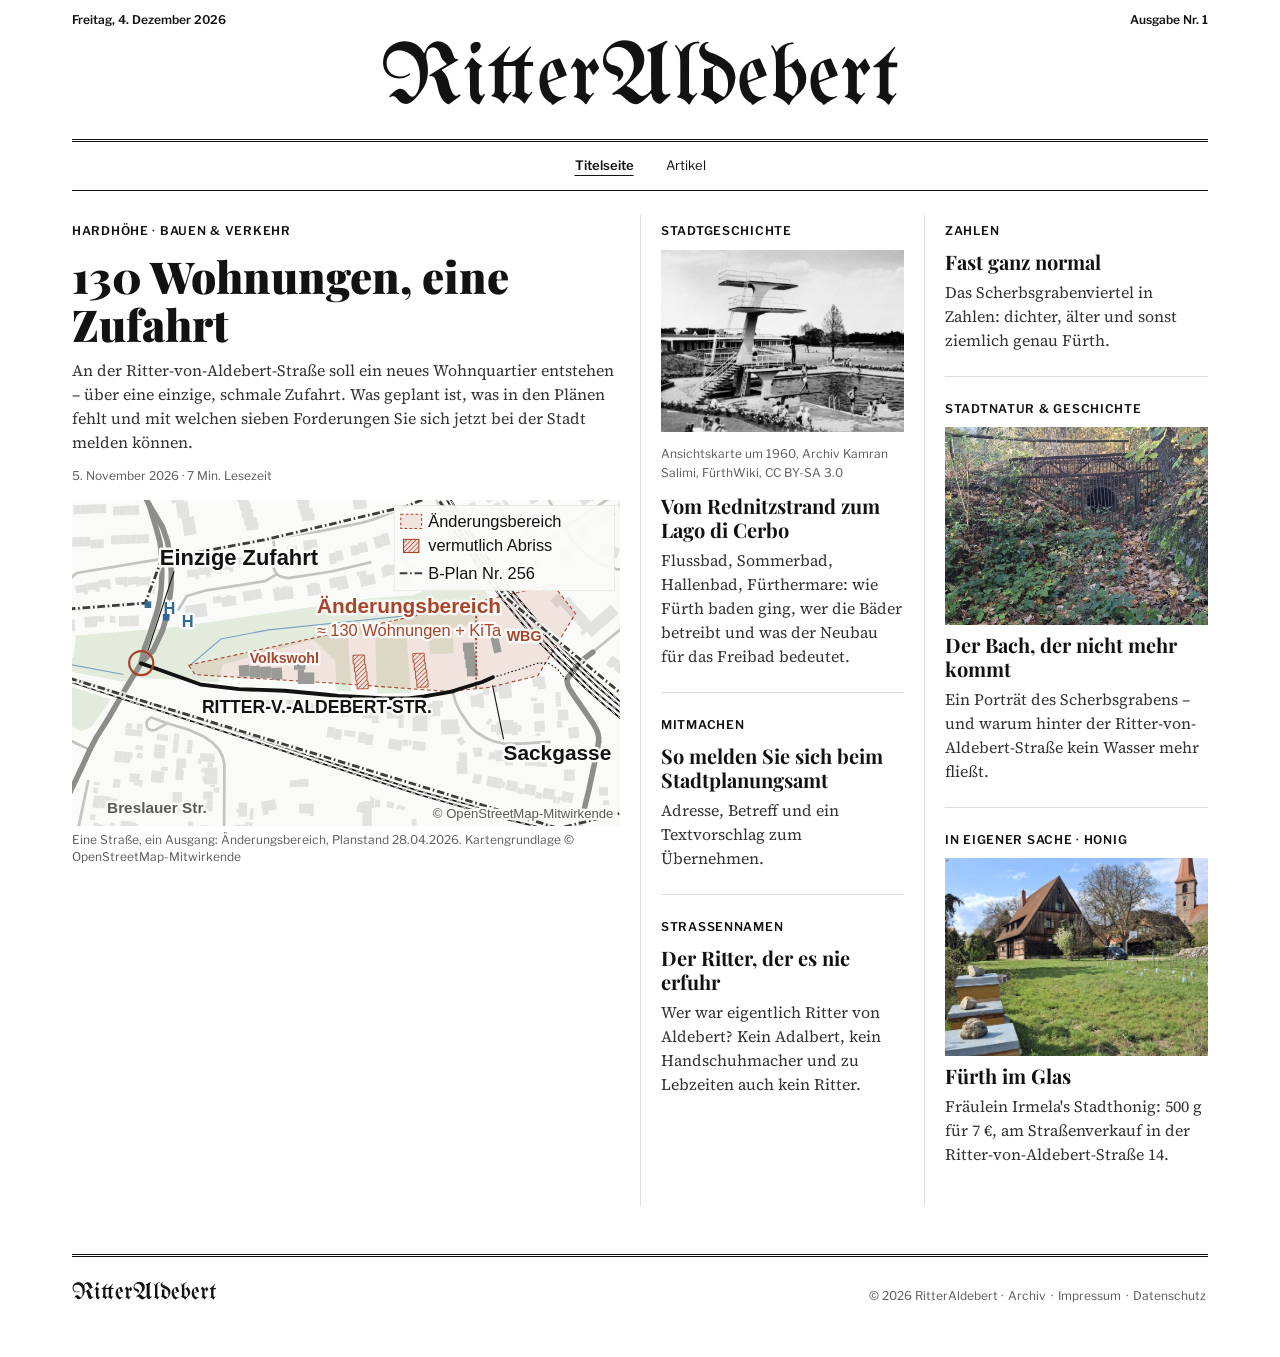
<file: index.html>
<!doctype html>
<html lang="de">
<head>
  <meta charset="utf-8">
  <meta name="viewport" content="width=device-width, initial-scale=1">
  <title>RitterAldebert</title>
  <meta name="description" content="RitterAldebert – Nachrichten und Hintergründe aus der Ritter-von-Aldebert-Straße in Fürth.">
  <link rel="stylesheet" href="assets/css/fonts.css">
  <link rel="stylesheet" href="assets/css/style.css">
</head>
<body>
  <header class="wrap">
    <div class="topline"><span id="heute">Donnerstag, 5. November 2026</span><span>Ausgabe Nr. 1</span></div>
    <div class="masthead"><a href="index.html">RitterAldebert</a></div>
  </header>
  <nav class="sections wrap" aria-label="Rubriken">
    <ul>
      <li><a href="index.html" aria-current="page">Titelseite</a></li>
      <li><a href="artikel/index.html">Artikel</a></li>
    </ul>
  </nav>

  <main class="wrap">
    <section class="front">
      <!-- Aufmacher: neuester/wichtigster Artikel -->
      <article class="col lead">
        <a class="kicker" href="artikel/index.html">Hardhöhe · Bauen &amp; Verkehr</a>
        <h2><a href="artikel/ritter-von-aldebert-strasse-verkehr.html">130 Wohnungen, eine Zufahrt</a></h2>
        <p class="summary">An der Ritter-von-Aldebert-Straße soll ein neues Wohnquartier entstehen – über eine einzige, schmale Zufahrt. Was geplant ist, was in den Plänen fehlt und mit welchen sieben Forderungen Sie sich jetzt bei der Stadt melden können.</p>
        <p class="meta">5. November 2026 · 7 Min. Lesezeit</p>
        <figure>
          <a href="artikel/ritter-von-aldebert-strasse-verkehr.html"><img src="assets/img/ritter-aldebert/lageskizze-mobil.svg" alt="Lageskizze: einzige Zufahrt zur Ritter-von-Aldebert-Straße an der Breslauer Straße, Planungsgebiet nördlich der Straße" width="1000" height="596"></a>
          <figcaption>Eine Straße, ein Ausgang: Änderungsbereich, Planstand 28.04.2026. Kartengrundlage © OpenStreetMap-Mitwirkende</figcaption>
        </figure>
      </article>

      <!-- Spalte 2 -->
      <div class="col">
        <article class="teaser">
          <span class="kicker">Stadtgeschichte</span>
          <a href="artikel/baeder-scherbsgraben.html"><img src="assets/img/baeder-scherbsgraben/sprungturm-1960.jpg" alt="Historischer Sprungturm aus Beton mit mehreren Plattformen am Sprungbecken des Sommerbads, um 1960" width="1600" height="1106" loading="lazy" style="aspect-ratio:4/3;object-fit:cover;object-position:35% center;width:100%;margin:6px 0 0"></a>
          <p class="meta">Ansichtskarte um 1960, Archiv Kamran Salimi, FürthWiki, CC BY-SA 3.0</p>
          <h3><a href="artikel/baeder-scherbsgraben.html">Vom Rednitzstrand zum Lago di Cerbo</a></h3>
          <p class="summary">Flussbad, Sommerbad, Hallenbad, Fürthermare: wie Fürth baden ging, wer die Bäder betreibt und was der Neubau für das Freibad bedeutet.</p>
        </article>
        <article class="teaser">
          <span class="kicker">Mitmachen</span>
          <h3><a href="artikel/ritter-von-aldebert-strasse-verkehr.html#melden">So melden Sie sich beim Stadtplanungsamt</a></h3>
          <p class="summary">Adresse, Betreff und ein Textvorschlag zum Übernehmen.</p>
        </article>
        <article class="teaser">
          <span class="kicker">Straßennamen</span>
          <h3><a href="artikel/ritter-von-aldebert.html">Der Ritter, der es nie erfuhr</a></h3>
          <p class="summary">Wer war eigentlich Ritter von Aldebert? Kein Adalbert, kein Handschuhmacher und zu Lebzeiten auch kein Ritter.</p>
        </article>
      </div>

      <!-- Spalte 3 -->
      <div class="col">
        <article class="teaser">
          <span class="kicker">Zahlen</span>
          <h3><a href="artikel/scherbsgraben-in-zahlen.html">Fast ganz normal</a></h3>
          <p class="summary">Das Scherbsgrabenviertel in Zahlen: dichter, älter und sonst ziemlich genau Fürth.</p>
        </article>
        <article class="teaser">
          <span class="kicker">Stadtnatur &amp; Geschichte</span>
          <a href="artikel/scherbsgraben.html"><img src="assets/img/scherbsgraben/loewenkaefig.jpg" alt="Vergittertes Rohr im trockenen, laubbedeckten Bachbett des Scherbsgrabens" width="900" height="1200" loading="lazy" style="aspect-ratio:4/3;object-fit:cover;object-position:center 55%;width:100%;margin:6px 0 8px"></a>
          <h3><a href="artikel/scherbsgraben.html">Der Bach, der nicht mehr kommt</a></h3>
          <p class="summary">Ein Porträt des Scherbsgrabens – und warum hinter der Ritter-von-Aldebert-Straße kein Wasser mehr fließt.</p>
        </article>
        <article class="teaser">
          <span class="kicker">In eigener Sache · Honig</span>
          <a href="artikel/fraeulein-irmelas-stadthonig.html"><img src="assets/img/stadthonig/pfarrgarten-poppenreuth.jpg" alt="Bienenkästen im Pfarrgarten Poppenreuth vor dem Kirchturm" width="1200" height="1600" loading="lazy" style="aspect-ratio:4/3;object-fit:cover;object-position:center 35%;width:100%;margin:6px 0 8px"></a>
          <h3><a href="artikel/fraeulein-irmelas-stadthonig.html">Fürth im Glas</a></h3>
          <p class="summary">Fräulein Irmela's Stadthonig: 500 g für 7 €, am Straßenverkauf in der Ritter-von-Aldebert-Straße 14.</p>
        </article>
      </div>
    </section>

  </main>

  <footer class="wrap">
    <div class="footer"><span class="mark">RitterAldebert</span><span>© 2026 RitterAldebert<span class="sep" aria-hidden="true"> · </span><a href="artikel/index.html">Archiv</a><span class="sep" aria-hidden="true"> · </span><a href="impressum.html">Impressum</a><span class="sep" aria-hidden="true"> · </span><a href="datenschutz.html">Datenschutz</a></span></div>
  </footer>
  <script src="assets/js/datum.js"></script>
</body>
</html>
</file>
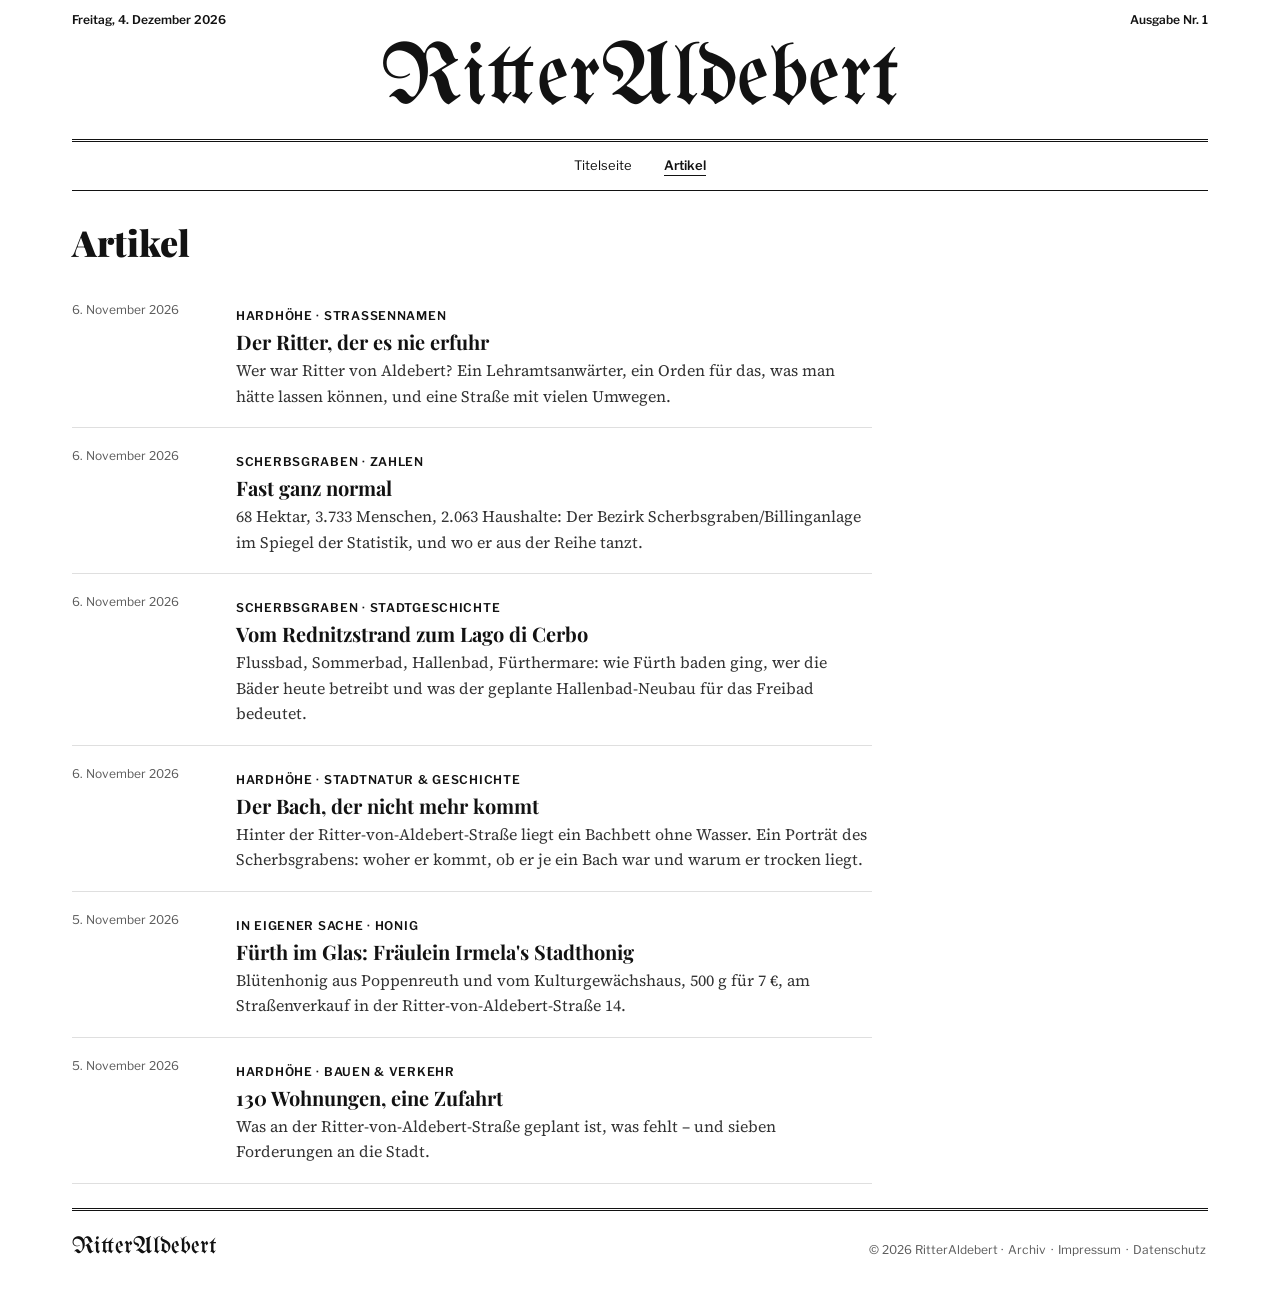
<file: artikel/index.html>
<!doctype html>
<html lang="de">
<head>
  <meta charset="utf-8">
  <meta name="viewport" content="width=device-width, initial-scale=1">
  <title>Artikel – RitterAldebert</title>
  <meta name="description" content="Alle Artikel von RitterAldebert, neueste zuerst.">
  <link rel="stylesheet" href="../assets/css/fonts.css">
  <link rel="stylesheet" href="../assets/css/style.css">
</head>
<body>
  <header class="wrap">
    <div class="topline"><span id="heute"></span><span>Ausgabe Nr. 1</span></div>
    <div class="masthead"><a href="../index.html">RitterAldebert</a></div>
  </header>
  <nav class="sections wrap" aria-label="Rubriken">
    <ul>
      <li><a href="../index.html">Titelseite</a></li>
      <li><a href="index.html" aria-current="page">Artikel</a></li>
    </ul>
  </nav>

  <main class="wrap">
    <h1 class="page-title">Artikel</h1>
    <!-- Neue Artikel OBEN einfügen -->
    <ul class="archive">
      <li>
        <time class="meta" datetime="2026-11-06">6. November 2026</time>
        <div>
          <span class="kicker">Hardhöhe · Straßennamen</span>
          <h3><a href="ritter-von-aldebert.html">Der Ritter, der es nie erfuhr</a></h3>
          <p>Wer war Ritter von Aldebert? Ein Lehramtsanwärter, ein Orden für das, was man hätte lassen können, und eine Straße mit vielen Umwegen.</p>
        </div>
      </li>
      <li>
        <time class="meta" datetime="2026-11-06">6. November 2026</time>
        <div>
          <span class="kicker">Scherbsgraben · Zahlen</span>
          <h3><a href="scherbsgraben-in-zahlen.html">Fast ganz normal</a></h3>
          <p>68 Hektar, 3.733 Menschen, 2.063 Haushalte: Der Bezirk Scherbsgraben/Billinganlage im Spiegel der Statistik, und wo er aus der Reihe tanzt.</p>
        </div>
      </li>
      <li>
        <time class="meta" datetime="2026-11-06">6. November 2026</time>
        <div>
          <span class="kicker">Scherbsgraben · Stadtgeschichte</span>
          <h3><a href="baeder-scherbsgraben.html">Vom Rednitzstrand zum Lago di Cerbo</a></h3>
          <p>Flussbad, Sommerbad, Hallenbad, Fürthermare: wie Fürth baden ging, wer die Bäder heute betreibt und was der geplante Hallenbad-Neubau für das Freibad bedeutet.</p>
        </div>
      </li>
      <li>
        <time class="meta" datetime="2026-11-06">6. November 2026</time>
        <div>
          <span class="kicker">Hardhöhe · Stadtnatur &amp; Geschichte</span>
          <h3><a href="scherbsgraben.html">Der Bach, der nicht mehr kommt</a></h3>
          <p>Hinter der Ritter-von-Aldebert-Straße liegt ein Bachbett ohne Wasser. Ein Porträt des Scherbsgrabens: woher er kommt, ob er je ein Bach war und warum er trocken liegt.</p>
        </div>
      </li>
      <li>
        <time class="meta" datetime="2026-11-05">5. November 2026</time>
        <div>
          <span class="kicker">In eigener Sache · Honig</span>
          <h3><a href="fraeulein-irmelas-stadthonig.html">Fürth im Glas: Fräulein Irmela's Stadthonig</a></h3>
          <p>Blütenhonig aus Poppenreuth und vom Kulturgewächshaus, 500 g für 7 €, am Straßenverkauf in der Ritter-von-Aldebert-Straße 14.</p>
        </div>
      </li>
      <li>
        <time class="meta" datetime="2026-11-05">5. November 2026</time>
        <div>
          <span class="kicker">Hardhöhe · Bauen &amp; Verkehr</span>
          <h3><a href="ritter-von-aldebert-strasse-verkehr.html">130 Wohnungen, eine Zufahrt</a></h3>
          <p>Was an der Ritter-von-Aldebert-Straße geplant ist, was fehlt – und sieben Forderungen an die Stadt.</p>
        </div>
      </li>
    </ul>
  </main>

  <footer class="wrap">
    <div class="footer"><span class="mark">RitterAldebert</span><span>© 2026 RitterAldebert<span class="sep" aria-hidden="true"> · </span><a href="index.html">Archiv</a><span class="sep" aria-hidden="true"> · </span><a href="../impressum.html">Impressum</a><span class="sep" aria-hidden="true"> · </span><a href="../datenschutz.html">Datenschutz</a></span></div>
  </footer>
  <script src="../assets/js/datum.js"></script>
</body>
</html>
</file>
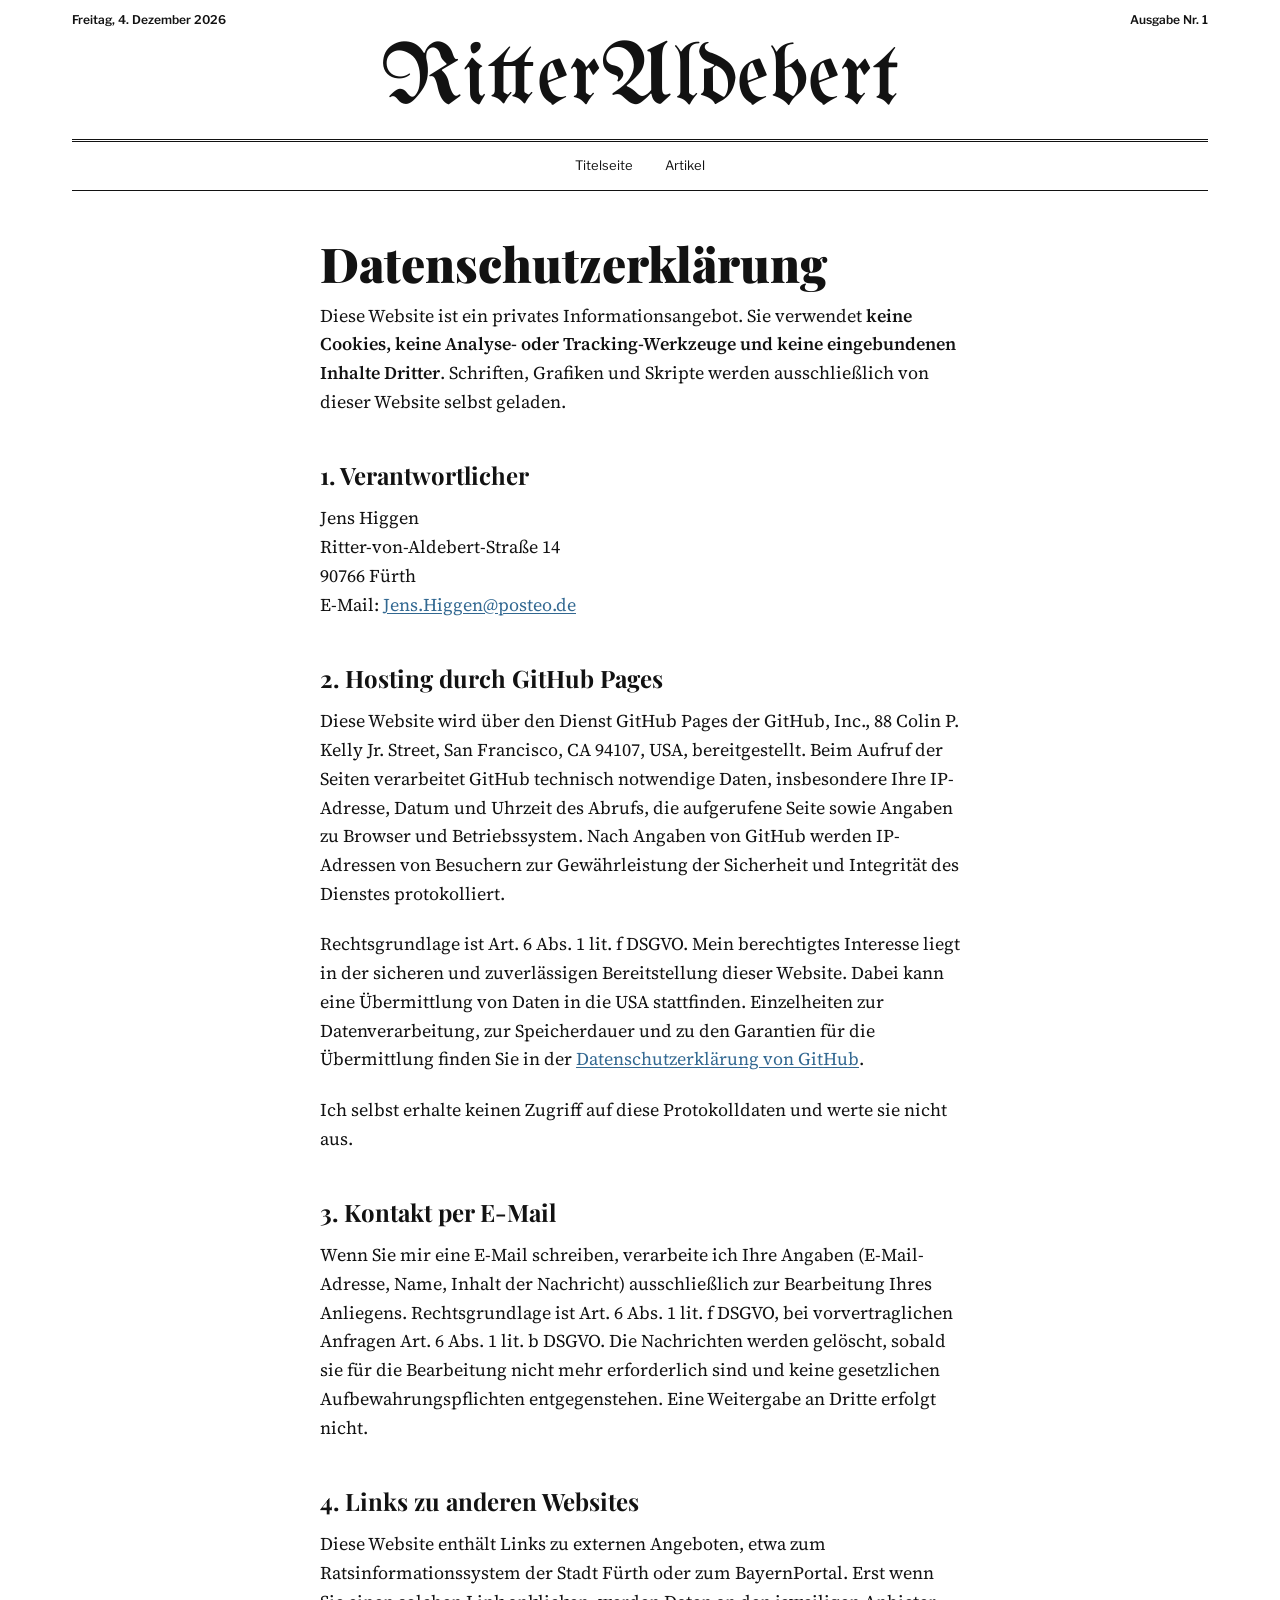
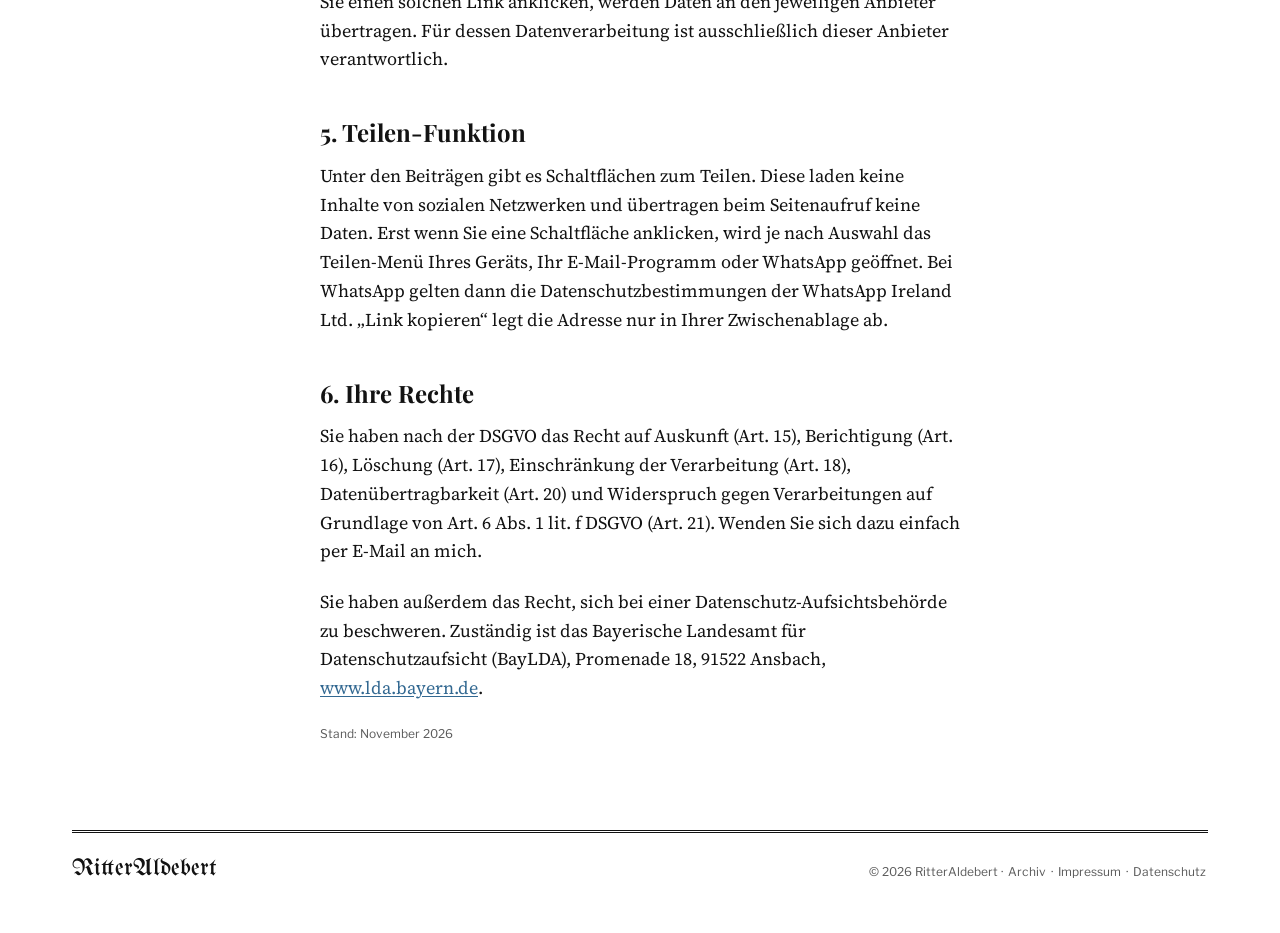
<file: datenschutz.html>
<!doctype html>
<html lang="de">
<head>
  <meta charset="utf-8">
  <meta name="viewport" content="width=device-width, initial-scale=1">
  <title>Datenschutz – RitterAldebert</title>
  <meta name="description" content="Datenschutzerklärung der Website RitterAldebert.">
  <meta name="robots" content="noindex">
  <link rel="stylesheet" href="assets/css/fonts.css">
  <link rel="stylesheet" href="assets/css/style.css">
</head>
<body>
  <header class="wrap">
    <div class="topline"><span id="heute"></span><span>Ausgabe Nr. 1</span></div>
    <div class="masthead"><a href="index.html">RitterAldebert</a></div>
  </header>
  <nav class="sections wrap" aria-label="Rubriken">
    <ul>
      <li><a href="index.html">Titelseite</a></li>
      <li><a href="artikel/index.html">Artikel</a></li>
    </ul>
  </nav>

  <main class="wrap">
    <article class="article no-dropcap">
      <h1>Datenschutz&shy;erklärung</h1>
      <div class="body">
        <p>Diese Website ist ein privates Informationsangebot. Sie verwendet <strong>keine Cookies, keine Analyse- oder Tracking-Werkzeuge und keine eingebundenen Inhalte Dritter</strong>. Schriften, Grafiken und Skripte werden ausschließlich von dieser Website selbst geladen.</p>

        <h2>1. Verantwortlicher</h2>
        <p>Jens Higgen<br>
          Ritter-von-Aldebert-Straße 14<br>
          90766 Fürth<br>
          E-Mail: <a href="mailto:Jens.Higgen@posteo.de">Jens.Higgen@posteo.de</a></p>

        <h2>2. Hosting durch GitHub Pages</h2>
        <p>Diese Website wird über den Dienst GitHub Pages der GitHub, Inc., 88 Colin P. Kelly Jr. Street, San Francisco, CA 94107, USA, bereitgestellt. Beim Aufruf der Seiten verarbeitet GitHub technisch notwendige Daten, insbesondere Ihre IP-Adresse, Datum und Uhrzeit des Abrufs, die aufgerufene Seite sowie Angaben zu Browser und Betriebssystem. Nach Angaben von GitHub werden IP-Adressen von Besuchern zur Gewährleistung der Sicherheit und Integrität des Dienstes protokolliert.</p>
        <p>Rechtsgrundlage ist Art. 6 Abs. 1 lit. f DSGVO. Mein berechtigtes Interesse liegt in der sicheren und zuverlässigen Bereitstellung dieser Website. Dabei kann eine Übermittlung von Daten in die USA stattfinden. Einzelheiten zur Datenverarbeitung, zur Speicherdauer und zu den Garantien für die Übermittlung finden Sie in der <a href="https://docs.github.com/de/site-policy/privacy-policies/github-general-privacy-statement">Datenschutzerklärung von GitHub</a>.</p>
        <p>Ich selbst erhalte keinen Zugriff auf diese Protokolldaten und werte sie nicht aus.</p>

        <h2>3. Kontakt per E-Mail</h2>
        <p>Wenn Sie mir eine E-Mail schreiben, verarbeite ich Ihre Angaben (E-Mail-Adresse, Name, Inhalt der Nachricht) ausschließlich zur Bearbeitung Ihres Anliegens. Rechtsgrundlage ist Art. 6 Abs. 1 lit. f DSGVO, bei vorvertraglichen Anfragen Art. 6 Abs. 1 lit. b DSGVO. Die Nachrichten werden gelöscht, sobald sie für die Bearbeitung nicht mehr erforderlich sind und keine gesetzlichen Aufbewahrungspflichten entgegenstehen. Eine Weitergabe an Dritte erfolgt nicht.</p>

        <h2>4. Links zu anderen Websites</h2>
        <p>Diese Website enthält Links zu externen Angeboten, etwa zum Ratsinformationssystem der Stadt Fürth oder zum BayernPortal. Erst wenn Sie einen solchen Link anklicken, werden Daten an den jeweiligen Anbieter übertragen. Für dessen Datenverarbeitung ist ausschließlich dieser Anbieter verantwortlich.</p>

        <h2>5. Teilen-Funktion</h2>
        <p>Unter den Beiträgen gibt es Schaltflächen zum Teilen. Diese laden keine Inhalte von sozialen Netzwerken und übertragen beim Seitenaufruf keine Daten. Erst wenn Sie eine Schaltfläche anklicken, wird je nach Auswahl das Teilen-Menü Ihres Geräts, Ihr E-Mail-Programm oder WhatsApp geöffnet. Bei WhatsApp gelten dann die Datenschutzbestimmungen der WhatsApp Ireland Ltd. „Link kopieren“ legt die Adresse nur in Ihrer Zwischenablage ab.</p>

        <h2>6. Ihre Rechte</h2>
        <p>Sie haben nach der DSGVO das Recht auf Auskunft (Art. 15), Berichtigung (Art. 16), Löschung (Art. 17), Einschränkung der Verarbeitung (Art. 18), Datenübertragbarkeit (Art. 20) und Widerspruch gegen Verarbeitungen auf Grundlage von Art. 6 Abs. 1 lit. f DSGVO (Art. 21). Wenden Sie sich dazu einfach per E-Mail an mich.</p>
        <p>Sie haben außerdem das Recht, sich bei einer Datenschutz-Aufsichtsbehörde zu beschweren. Zuständig ist das Bayerische Landesamt für Datenschutzaufsicht (BayLDA), Promenade 18, 91522 Ansbach, <a href="https://www.lda.bayern.de">www.lda.bayern.de</a>.</p>

        <p class="meta">Stand: November 2026</p>
      </div>
    </article>
  </main>

  <footer class="wrap">
    <div class="footer"><span class="mark">RitterAldebert</span><span>© 2026 RitterAldebert<span class="sep" aria-hidden="true"> · </span><a href="artikel/index.html">Archiv</a><span class="sep" aria-hidden="true"> · </span><a href="impressum.html">Impressum</a><span class="sep" aria-hidden="true"> · </span><a href="datenschutz.html" aria-current="page">Datenschutz</a></span></div>
  </footer>
  <script src="assets/js/datum.js"></script>
</body>
</html>
</file>
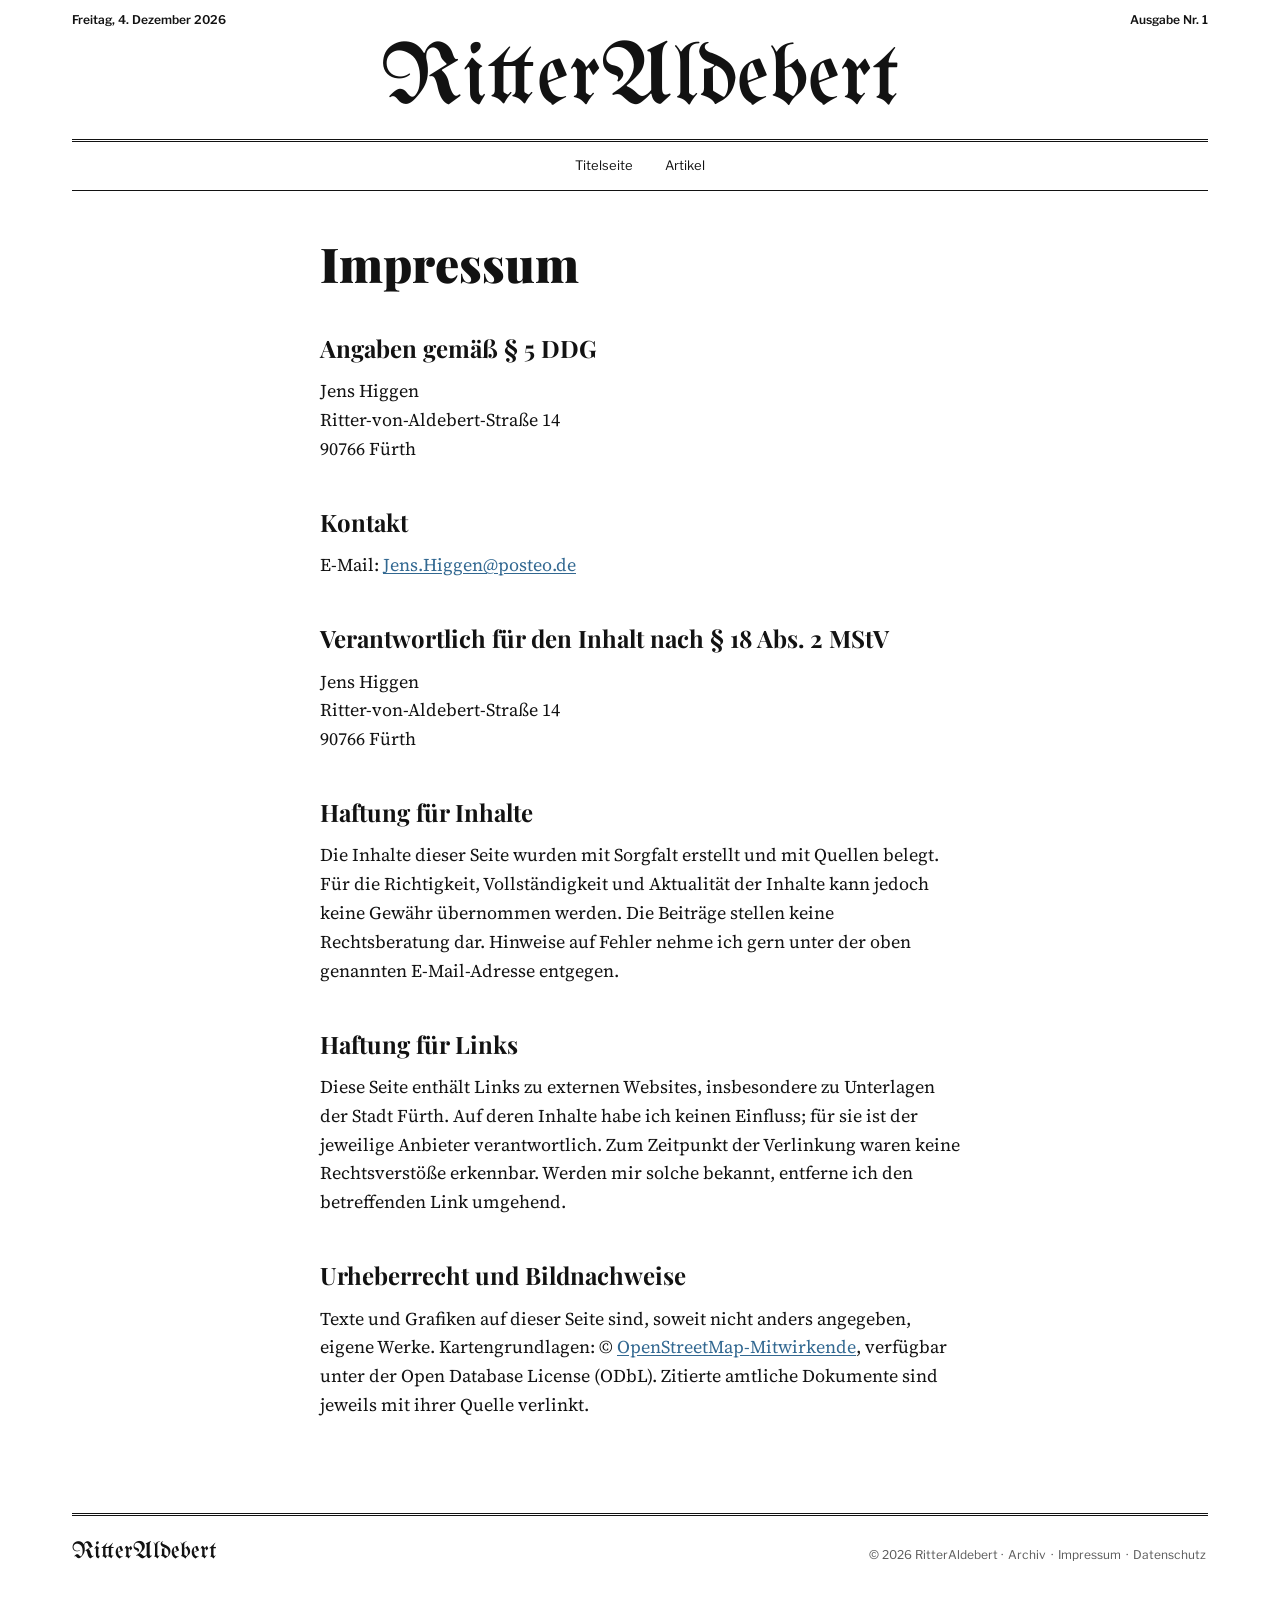
<file: impressum.html>
<!doctype html>
<html lang="de">
<head>
  <meta charset="utf-8">
  <meta name="viewport" content="width=device-width, initial-scale=1">
  <title>Impressum – RitterAldebert</title>
  <meta name="description" content="Impressum und Angaben zum Verantwortlichen der Website RitterAldebert.">
  <meta name="robots" content="noindex">
  <link rel="stylesheet" href="assets/css/fonts.css">
  <link rel="stylesheet" href="assets/css/style.css">
</head>
<body>
  <header class="wrap">
    <div class="topline"><span id="heute"></span><span>Ausgabe Nr. 1</span></div>
    <div class="masthead"><a href="index.html">RitterAldebert</a></div>
  </header>
  <nav class="sections wrap" aria-label="Rubriken">
    <ul>
      <li><a href="index.html">Titelseite</a></li>
      <li><a href="artikel/index.html">Artikel</a></li>
    </ul>
  </nav>

  <main class="wrap">
    <article class="article no-dropcap">
      <h1>Impressum</h1>
      <div class="body">
        <h2>Angaben gemäß § 5 DDG</h2>
        <p>Jens Higgen<br>
          Ritter-von-Aldebert-Straße 14<br>
          90766 Fürth</p>

        <h2>Kontakt</h2>
        <p>E-Mail: <a href="mailto:Jens.Higgen@posteo.de">Jens.Higgen@posteo.de</a></p>

        <h2>Verantwortlich für den Inhalt nach § 18 Abs. 2 MStV</h2>
        <p>Jens Higgen<br>
          Ritter-von-Aldebert-Straße 14<br>
          90766 Fürth</p>

        <h2>Haftung für Inhalte</h2>
        <p>Die Inhalte dieser Seite wurden mit Sorgfalt erstellt und mit Quellen belegt. Für die Richtigkeit, Vollständigkeit und Aktualität der Inhalte kann jedoch keine Gewähr übernommen werden. Die Beiträge stellen keine Rechtsberatung dar. Hinweise auf Fehler nehme ich gern unter der oben genannten E-Mail-Adresse entgegen.</p>

        <h2>Haftung für Links</h2>
        <p>Diese Seite enthält Links zu externen Websites, insbesondere zu Unterlagen der Stadt Fürth. Auf deren Inhalte habe ich keinen Einfluss; für sie ist der jeweilige Anbieter verantwortlich. Zum Zeitpunkt der Verlinkung waren keine Rechtsverstöße erkennbar. Werden mir solche bekannt, entferne ich den betreffenden Link umgehend.</p>

        <h2>Urheberrecht und Bildnachweise</h2>
        <p>Texte und Grafiken auf dieser Seite sind, soweit nicht anders angegeben, eigene Werke. Kartengrundlagen: © <a href="https://www.openstreetmap.org/copyright">OpenStreetMap-Mitwirkende</a>, verfügbar unter der Open Database License (ODbL). Zitierte amtliche Dokumente sind jeweils mit ihrer Quelle verlinkt.</p>
      </div>
    </article>
  </main>

  <footer class="wrap">
    <div class="footer"><span class="mark">RitterAldebert</span><span>© 2026 RitterAldebert<span class="sep" aria-hidden="true"> · </span><a href="artikel/index.html">Archiv</a><span class="sep" aria-hidden="true"> · </span><a href="impressum.html" aria-current="page">Impressum</a><span class="sep" aria-hidden="true"> · </span><a href="datenschutz.html">Datenschutz</a></span></div>
  </footer>
  <script src="assets/js/datum.js"></script>
</body>
</html>
</file>
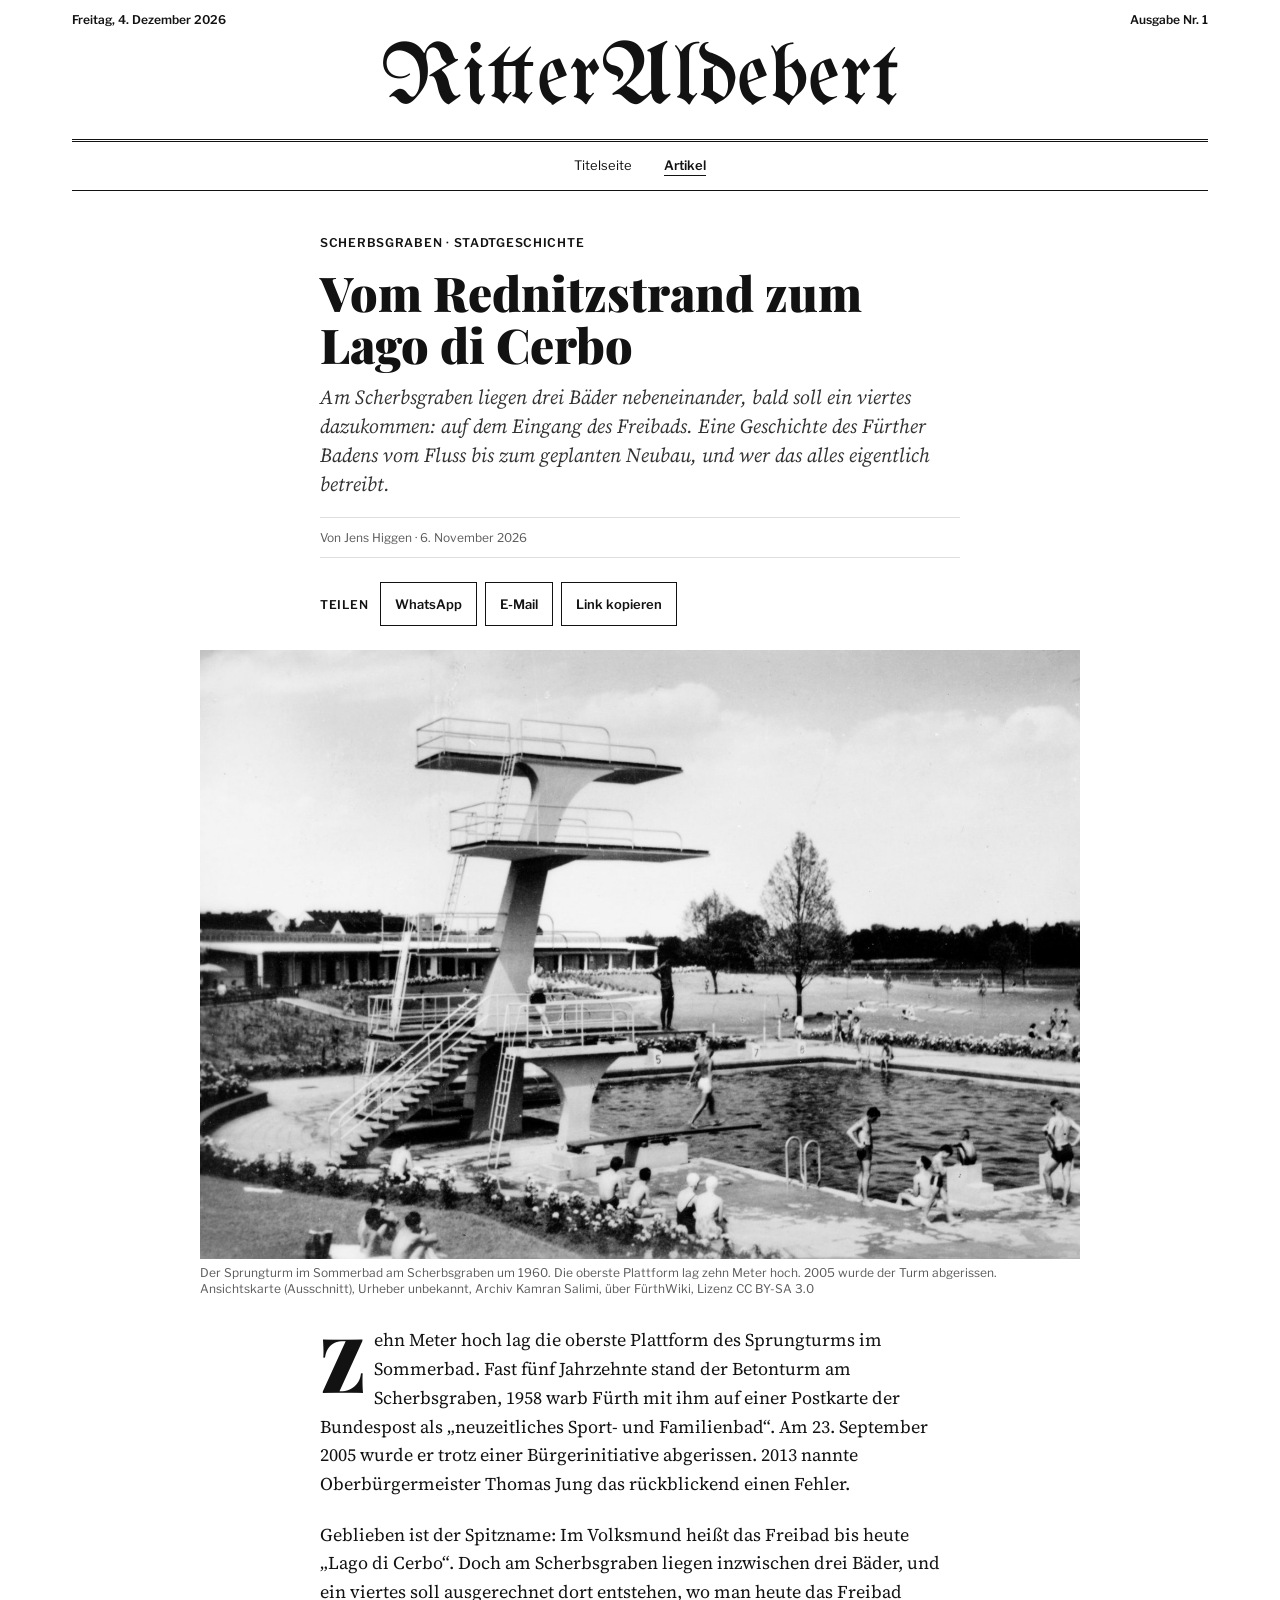
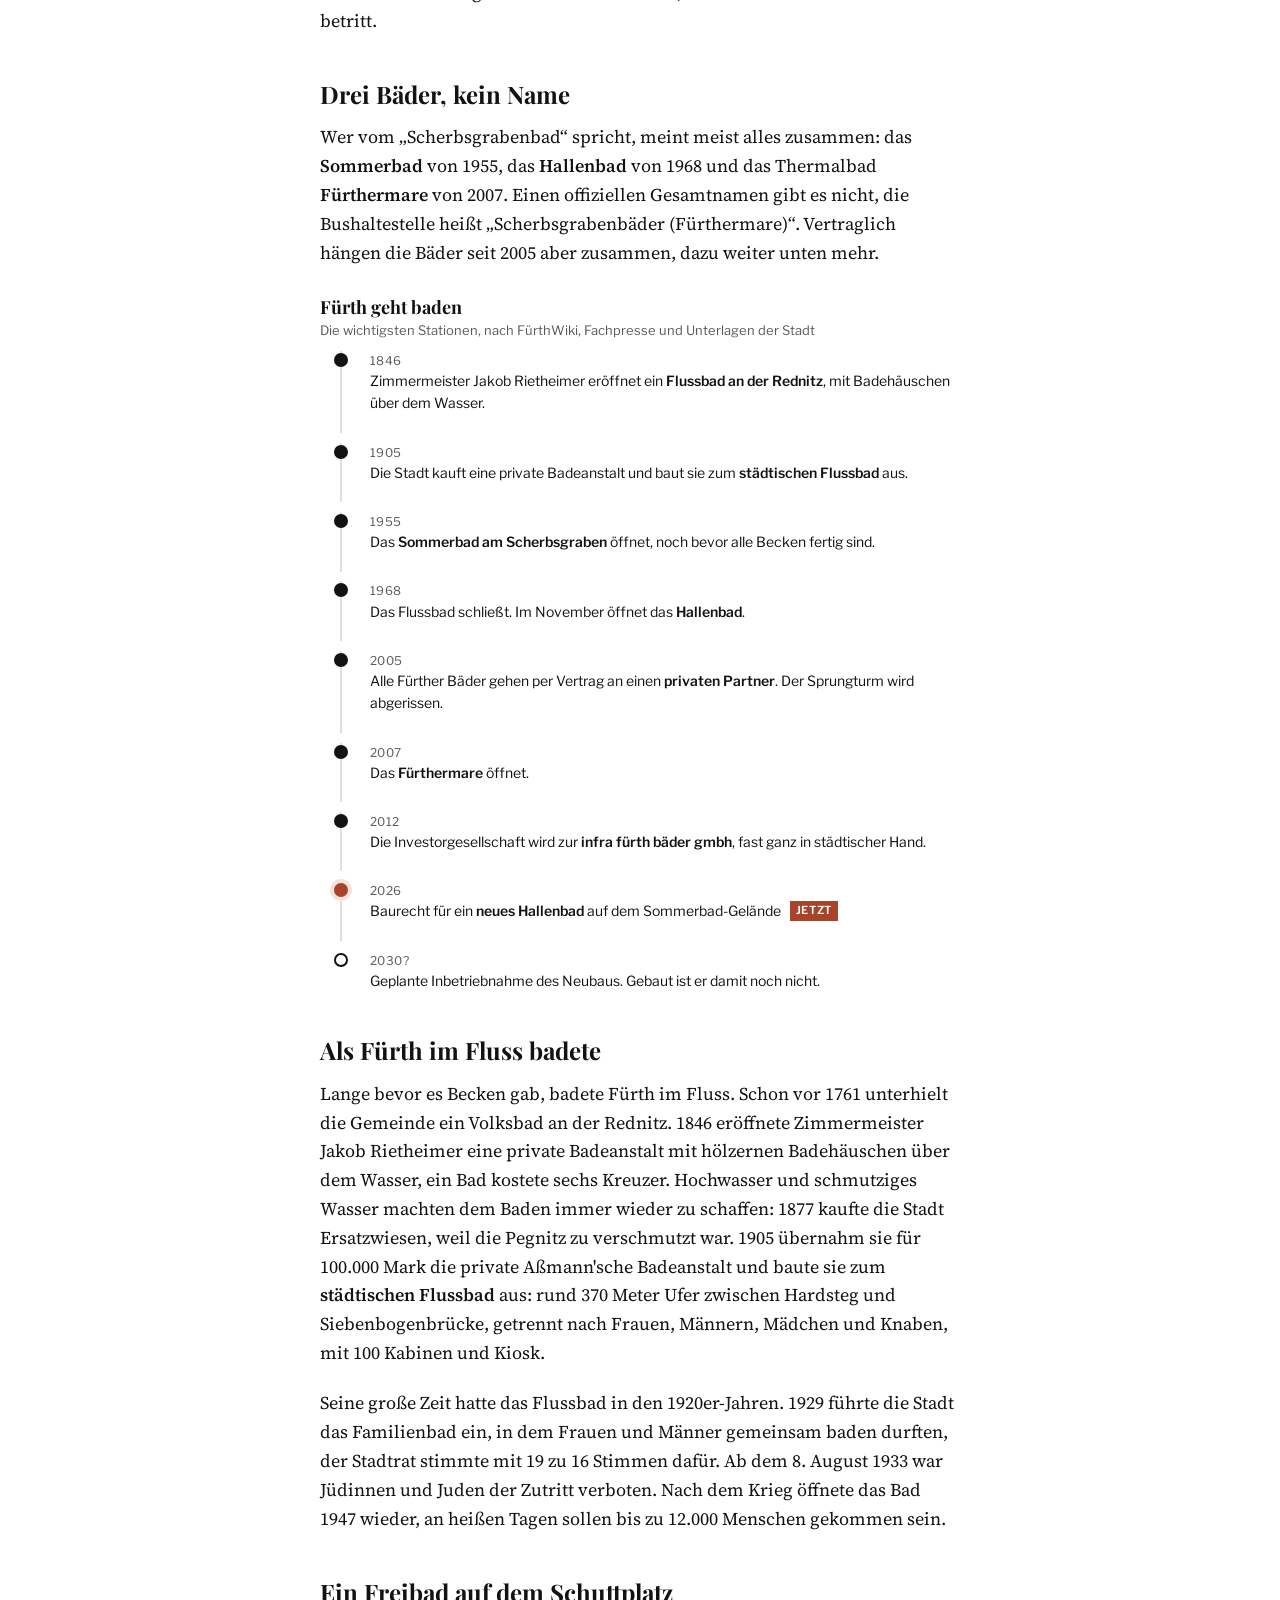
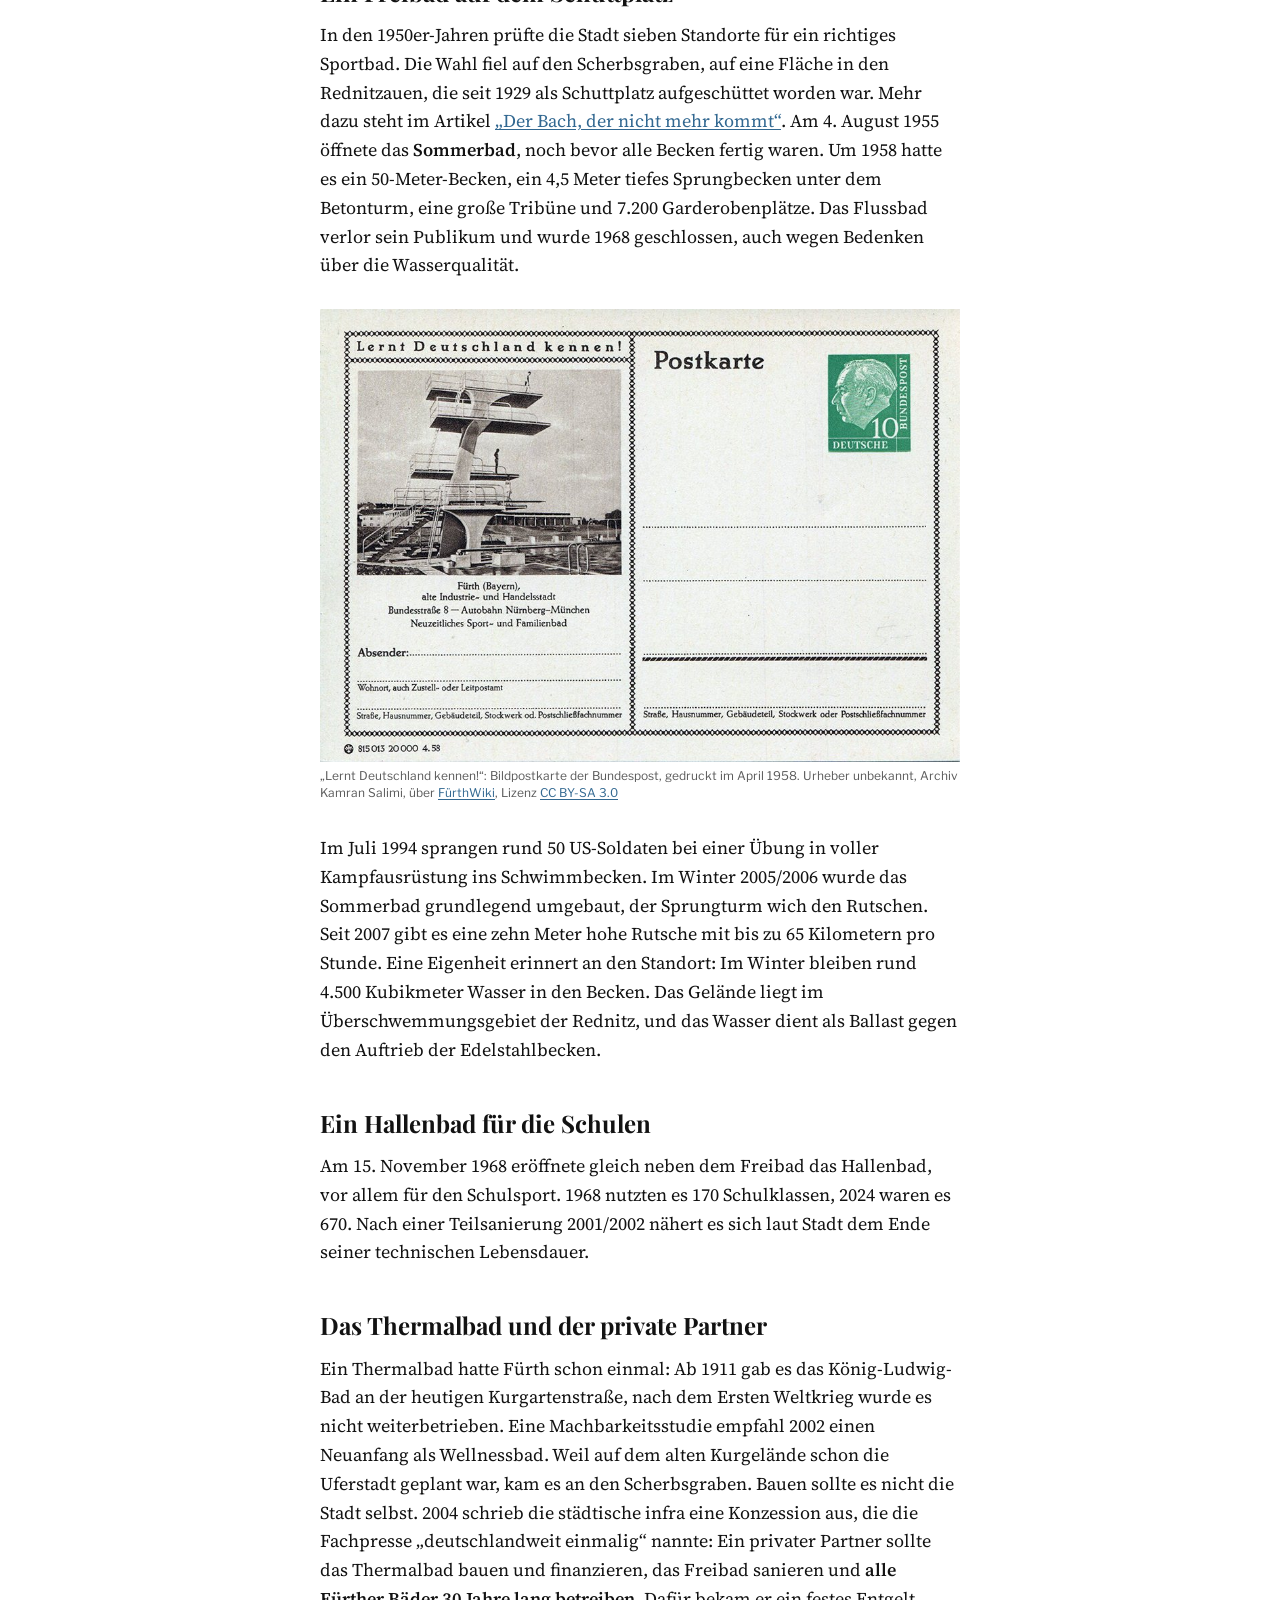
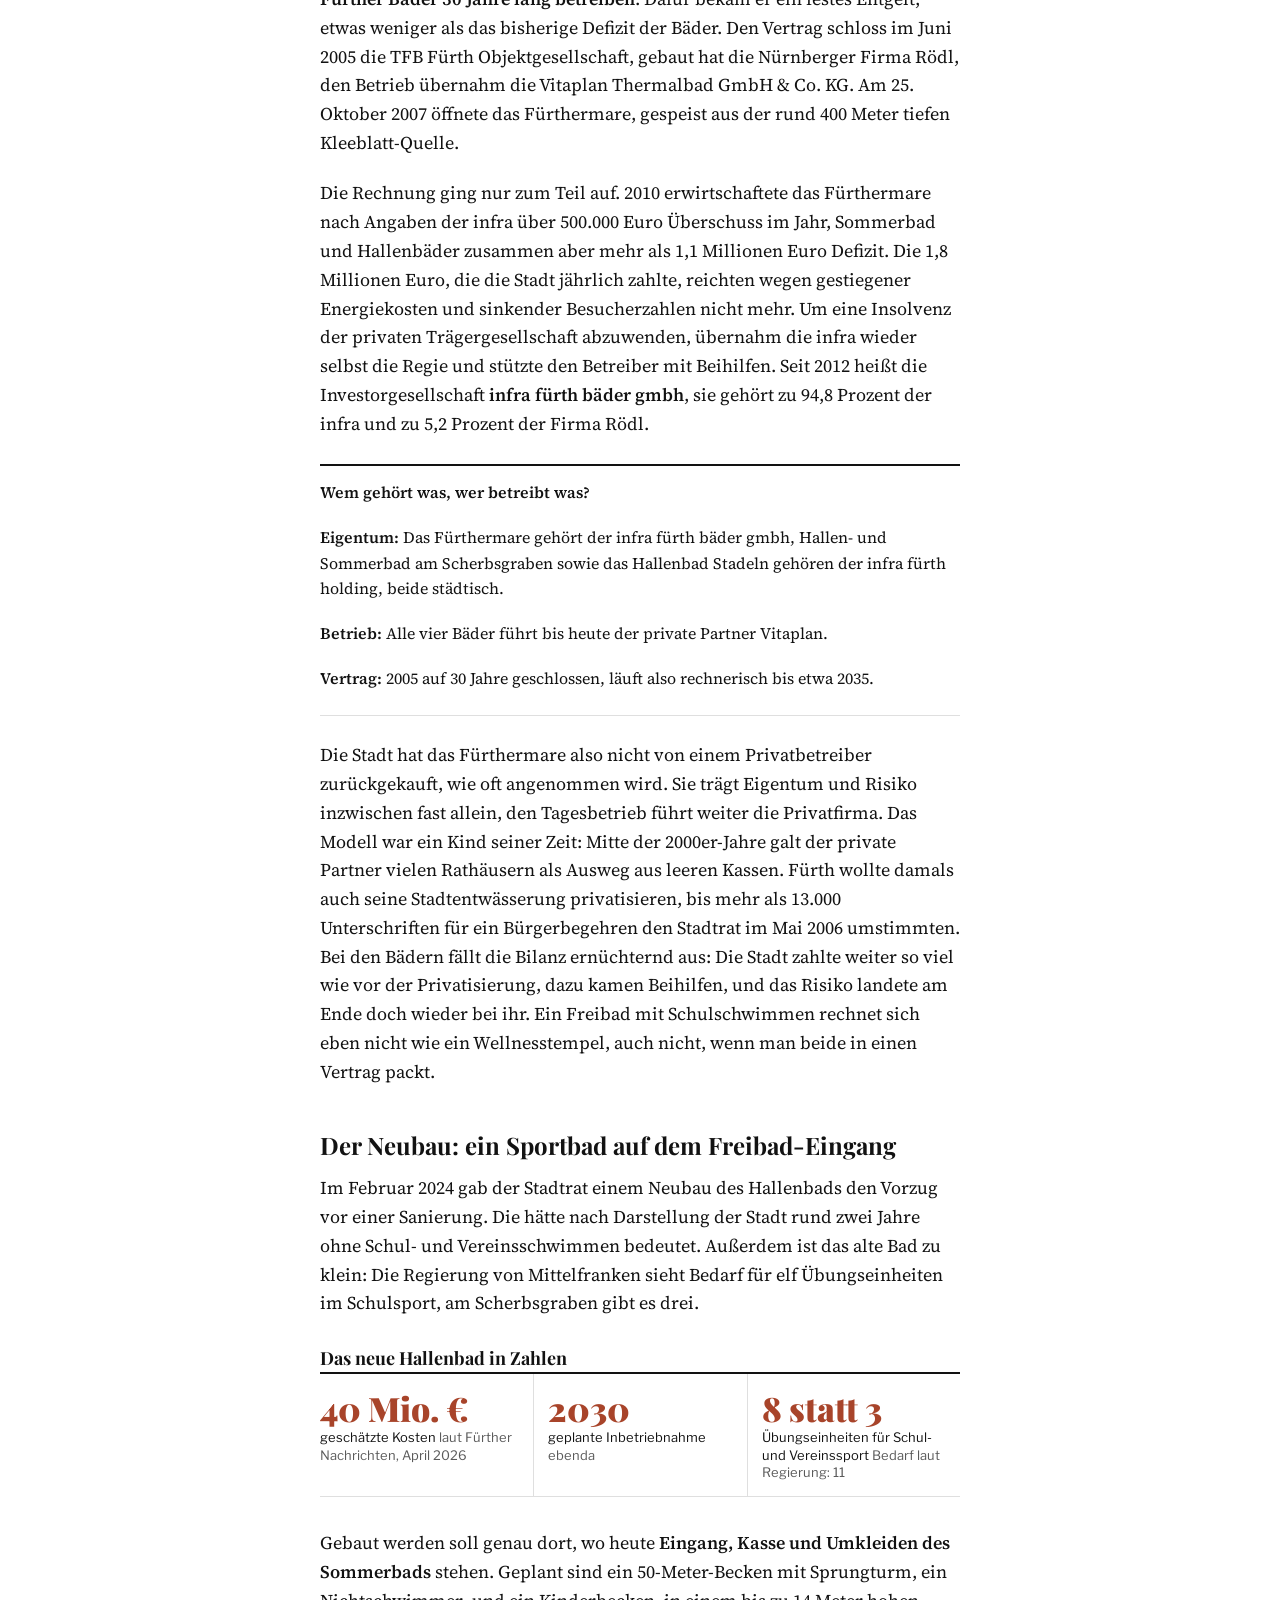
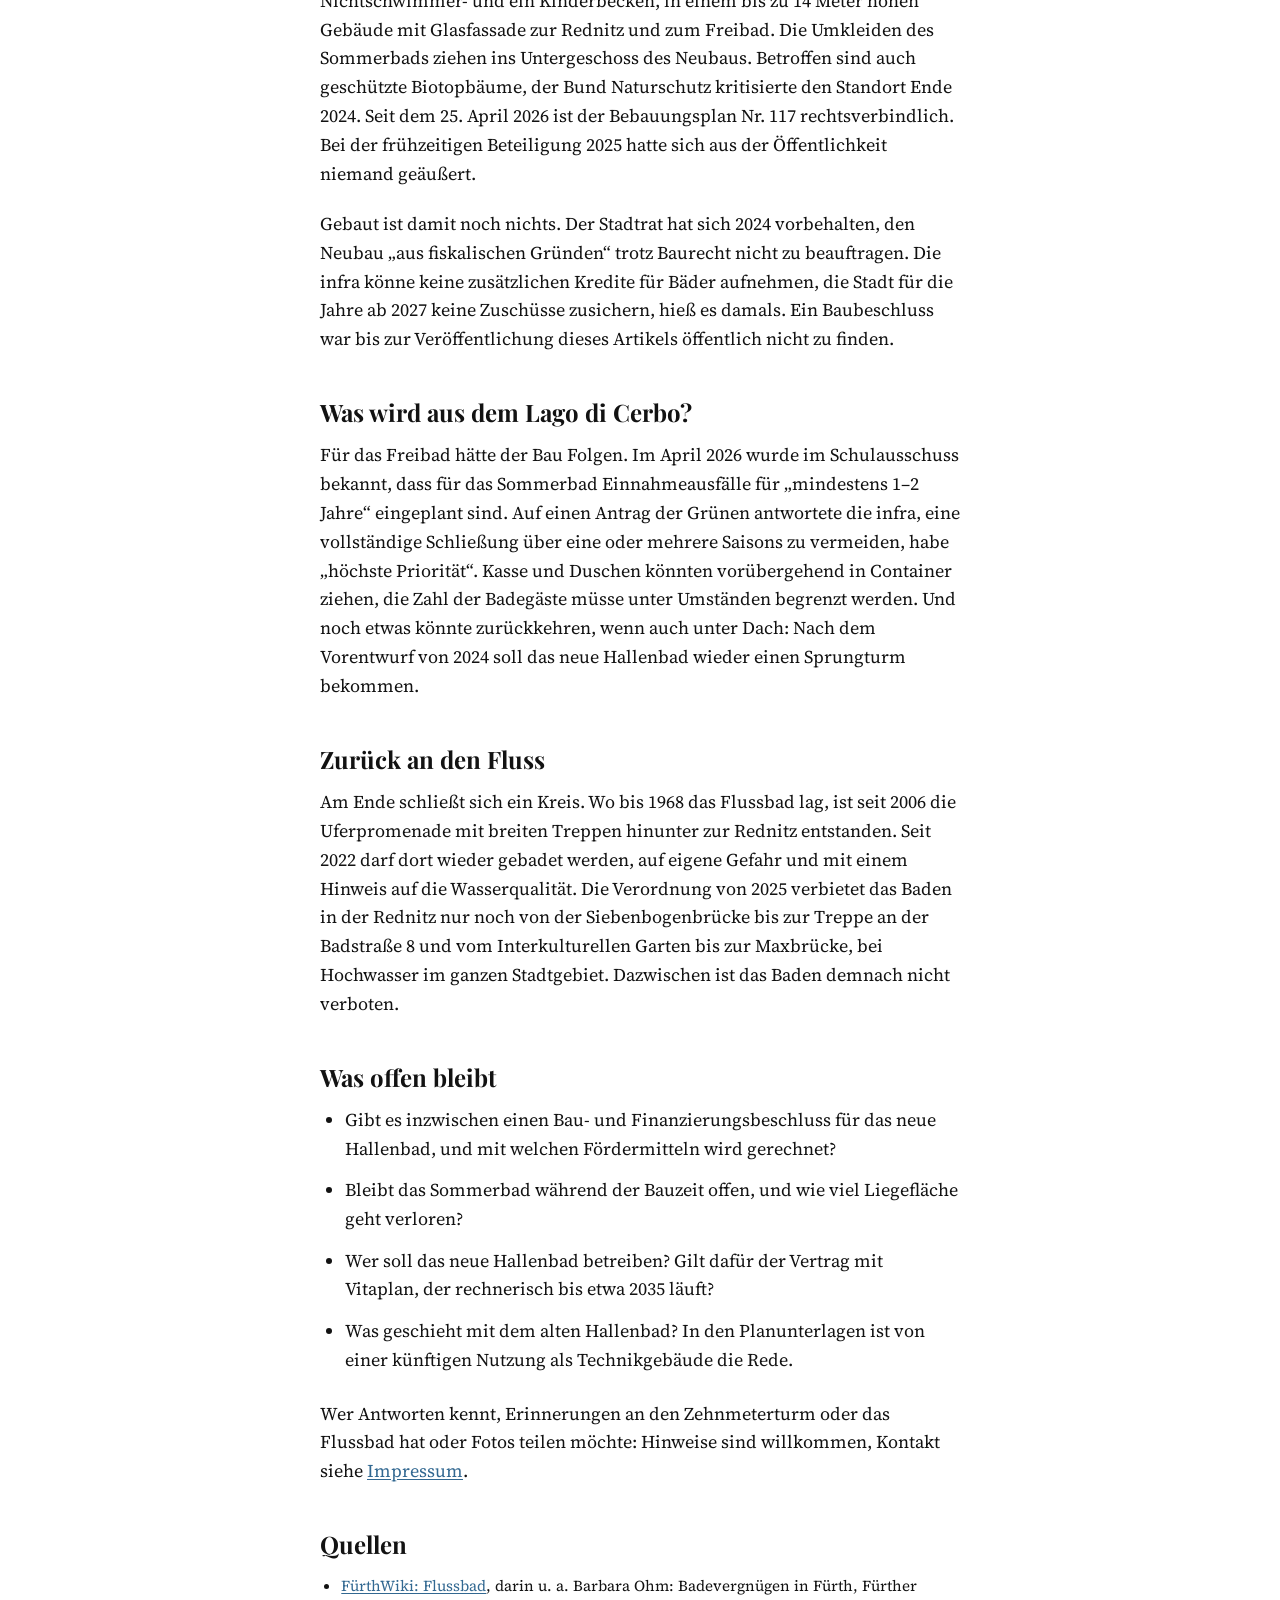
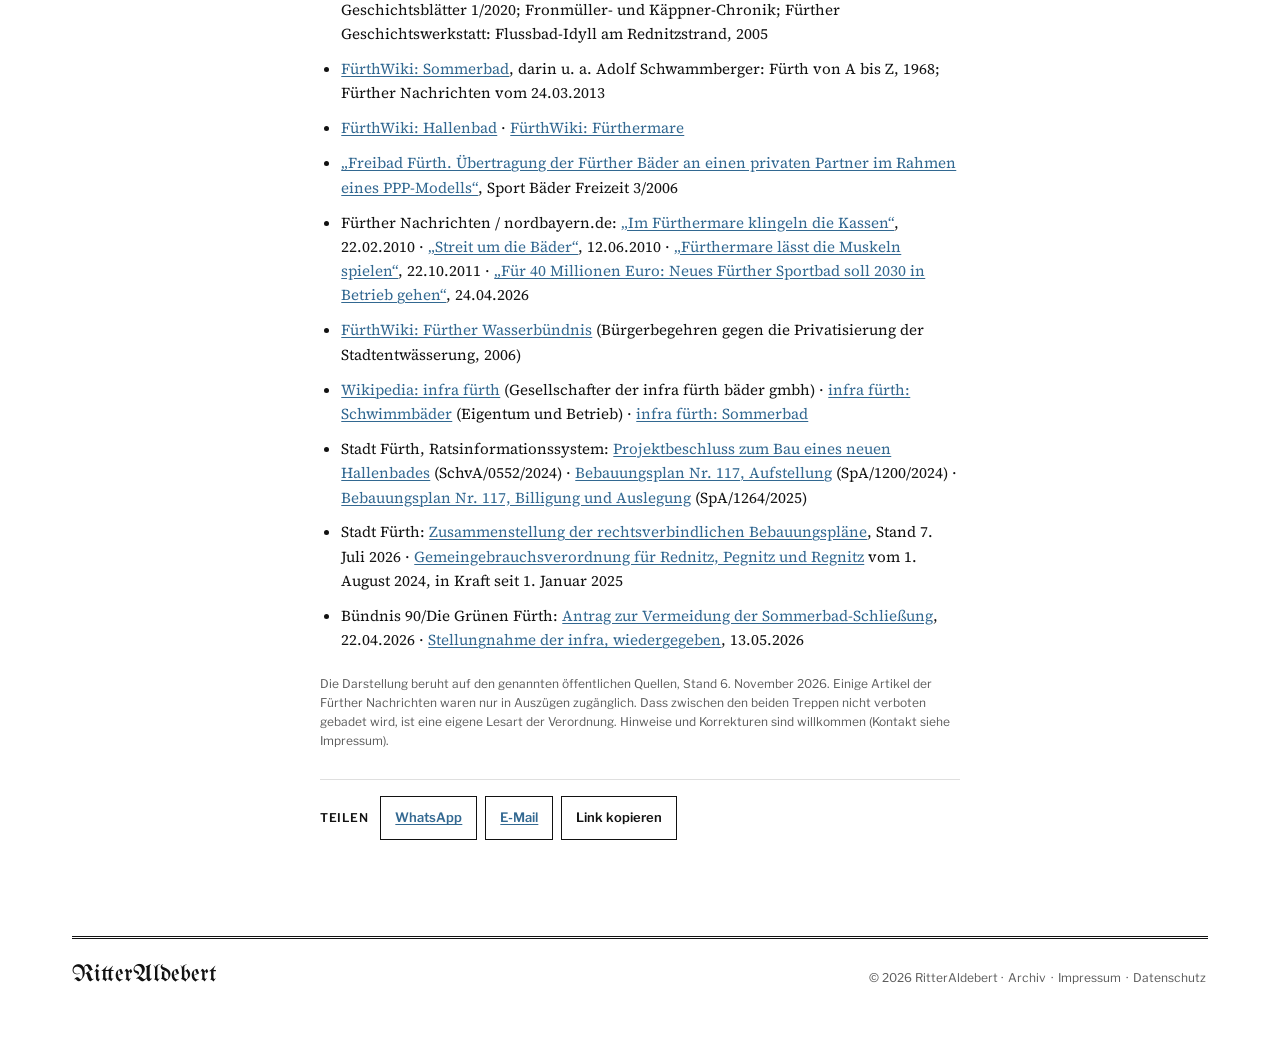
<file: artikel/baeder-scherbsgraben.html>
<!doctype html>
<html lang="de">
<head>
  <meta charset="utf-8">
  <meta name="viewport" content="width=device-width, initial-scale=1">
  <title>Vom Rednitzstrand zum Lago di Cerbo – RitterAldebert</title>
  <meta name="description" content="Am Scherbsgraben liegen drei Bäder nebeneinander, bald soll ein viertes dazukommen: auf dem Eingang des Freibads. Eine Geschichte des Fürther Badens vom Flussbad bis zum geplanten Hallenbad-Neubau, und wer das alles betreibt.">
  <link rel="stylesheet" href="../assets/css/fonts.css">
  <link rel="stylesheet" href="../assets/css/style.css">
</head>
<body>
  <header class="wrap">
    <div class="topline"><span id="heute"></span><span>Ausgabe Nr. 1</span></div>
    <div class="masthead"><a href="../index.html">RitterAldebert</a></div>
  </header>
  <nav class="sections wrap" aria-label="Rubriken">
    <ul>
      <li><a href="../index.html">Titelseite</a></li>
      <li><a href="index.html" aria-current="page">Artikel</a></li>
    </ul>
  </nav>

  <main class="wrap">
    <article class="article">
      <span class="kicker">Scherbsgraben · Stadtgeschichte</span>
      <h1>Vom Rednitzstrand zum Lago di Cerbo</h1>
      <p class="dek">Am Scherbsgraben liegen drei Bäder nebeneinander, bald soll ein viertes dazukommen: auf dem Eingang des Freibads. Eine Geschichte des Fürther Badens vom Fluss bis zum geplanten Neubau, und wer das alles eigentlich betreibt.</p>
      <p class="byline">Von Jens Higgen · <time datetime="2026-11-06">6. November 2026</time></p>
      <div class="share"></div>

      <figure class="wide">
        <img src="../assets/img/baeder-scherbsgraben/sprungturm-1960.jpg" width="1600" height="1106" alt="Schwarz-Weiß-Foto: Ein schlanker Sprungturm aus Beton mit mehreren Plattformen und Treppen steht am Rand eines Sprungbeckens. Am Beckenrand sitzen und stehen Badegäste, dahinter liegen eine Liegewiese, Bäume und ein langgestrecktes, flaches Umkleidegebäude.">
        <figcaption>Der Sprungturm im Sommerbad am Scherbsgraben um 1960. Die oberste Plattform lag zehn Meter hoch. 2005 wurde der Turm abgerissen. Ansichtskarte (Ausschnitt), Urheber unbekannt, Archiv Kamran Salimi, über <a href="https://www.fuerthwiki.de/wiki/index.php/Datei:AK_Sprungturm_Freibad_ca_1960.jpg">FürthWiki</a>, Lizenz <a href="https://creativecommons.org/licenses/by-sa/3.0/deed.de">CC BY-SA 3.0</a></figcaption>
      </figure>

      <div class="body">
        <p>Zehn Meter hoch lag die oberste Plattform des Sprungturms im Sommerbad. Fast fünf Jahrzehnte stand der Betonturm am Scherbsgraben, 1958 warb Fürth mit ihm auf einer Postkarte der Bundespost als „neuzeitliches Sport- und Familienbad“. Am 23. September 2005 wurde er trotz einer Bürgerinitiative abgerissen. 2013 nannte Oberbürgermeister Thomas Jung das rückblickend einen Fehler.</p>

        <p>Geblieben ist der Spitzname: Im Volksmund heißt das Freibad bis heute „Lago di Cerbo“. Doch am Scherbsgraben liegen inzwischen drei Bäder, und ein viertes soll ausgerechnet dort entstehen, wo man heute das Freibad betritt.</p>

        <h2>Drei Bäder, kein Name</h2>
        <p>Wer vom „Scherbsgrabenbad“ spricht, meint meist alles zusammen: das <strong>Sommerbad</strong> von 1955, das <strong>Hallenbad</strong> von 1968 und das Thermalbad <strong>Fürthermare</strong> von 2007. Einen offiziellen Gesamtnamen gibt es nicht, die Bushaltestelle heißt „Scherbsgrabenbäder (Fürthermare)“. Vertraglich hängen die Bäder seit 2005 aber zusammen, dazu weiter unten mehr.</p>

        <figure class="graphic">
          <p class="g-title">Fürth geht baden</p>
          <p class="g-sub">Die wichtigsten Stationen, nach FürthWiki, Fachpresse und Unterlagen der Stadt</p>
          <ol class="process">
            <li class="done"><span class="when">1846</span>Zimmermeister Jakob Rietheimer eröffnet ein <strong>Flussbad an der Rednitz</strong>, mit Badehäuschen über dem Wasser.</li>
            <li class="done"><span class="when">1905</span>Die Stadt kauft eine private Badeanstalt und baut sie zum <strong>städtischen Flussbad</strong> aus.</li>
            <li class="done"><span class="when">1955</span>Das <strong>Sommerbad am Scherbsgraben</strong> öffnet, noch bevor alle Becken fertig sind.</li>
            <li class="done"><span class="when">1968</span>Das Flussbad schließt. Im November öffnet das <strong>Hallenbad</strong>.</li>
            <li class="done"><span class="when">2005</span>Alle Fürther Bäder gehen per Vertrag an einen <strong>privaten Partner</strong>. Der Sprungturm wird abgerissen.</li>
            <li class="done"><span class="when">2007</span>Das <strong>Fürthermare</strong> öffnet.</li>
            <li class="done"><span class="when">2012</span>Die Investorgesellschaft wird zur <strong>infra fürth bäder gmbh</strong>, fast ganz in städtischer Hand.</li>
            <li class="now"><span class="when">2026</span>Baurecht für ein <strong>neues Hallenbad</strong> auf dem Sommerbad-Gelände <span class="now-tag">JETZT</span></li>
            <li><span class="when">2030?</span>Geplante Inbetriebnahme des Neubaus. Gebaut ist er damit noch nicht.</li>
          </ol>
        </figure>

        <h2>Als Fürth im Fluss badete</h2>
        <p>Lange bevor es Becken gab, badete Fürth im Fluss. Schon vor 1761 unterhielt die Gemeinde ein Volksbad an der Rednitz. 1846 eröffnete Zimmermeister Jakob Rietheimer eine private Badeanstalt mit hölzernen Badehäuschen über dem Wasser, ein Bad kostete sechs Kreuzer. Hochwasser und schmutziges Wasser machten dem Baden immer wieder zu schaffen: 1877 kaufte die Stadt Ersatzwiesen, weil die Pegnitz zu verschmutzt war. 1905 übernahm sie für 100.000 Mark die private Aßmann'sche Badeanstalt und baute sie zum <strong>städtischen Flussbad</strong> aus: rund 370 Meter Ufer zwischen Hardsteg und Siebenbogenbrücke, getrennt nach Frauen, Männern, Mädchen und Knaben, mit 100 Kabinen und Kiosk.</p>

        <p>Seine große Zeit hatte das Flussbad in den 1920er-Jahren. 1929 führte die Stadt das Familienbad ein, in dem Frauen und Männer gemeinsam baden durften, der Stadtrat stimmte mit 19 zu 16 Stimmen dafür. Ab dem 8. August 1933 war Jüdinnen und Juden der Zutritt verboten. Nach dem Krieg öffnete das Bad 1947 wieder, an heißen Tagen sollen bis zu 12.000 Menschen gekommen sein.</p>

        <h2>Ein Freibad auf dem Schuttplatz</h2>
        <p>In den 1950er-Jahren prüfte die Stadt sieben Standorte für ein richtiges Sportbad. Die Wahl fiel auf den Scherbsgraben, auf eine Fläche in den Rednitzauen, die seit 1929 als Schuttplatz aufgeschüttet worden war. Mehr dazu steht im Artikel <a href="scherbsgraben.html">„Der Bach, der nicht mehr kommt“</a>. Am 4. August 1955 öffnete das <strong>Sommerbad</strong>, noch bevor alle Becken fertig waren. Um 1958 hatte es ein 50-Meter-Becken, ein 4,5 Meter tiefes Sprungbecken unter dem Betonturm, eine große Tribüne und 7.200 Garderobenplätze. Das Flussbad verlor sein Publikum und wurde 1968 geschlossen, auch wegen Bedenken über die Wasserqualität.</p>

        <figure>
          <img src="../assets/img/baeder-scherbsgraben/postkarte-1958.jpg" width="945" height="669" loading="lazy" alt="Bundespost-Postkarte mit grüner 10-Pfennig-Marke mit dem Porträt von Theodor Heuss. Links ein Foto des Sprungturms mit drei Plattformen, auf einer steht ein Springer. Darunter der Text: Fürth (Bayern), alte Industrie- und Handelsstadt, Bundesstraße 8, Autobahn Nürnberg–München, Neuzeitliches Sport- und Familienbad.">
          <figcaption>„Lernt Deutschland kennen!“: Bildpostkarte der Bundespost, gedruckt im April 1958. Urheber unbekannt, Archiv Kamran Salimi, über <a href="https://www.fuerthwiki.de/wiki/index.php/Datei:AK_Sprungturm_1958.jpg">FürthWiki</a>, Lizenz <a href="https://creativecommons.org/licenses/by-sa/3.0/deed.de">CC BY-SA 3.0</a></figcaption>
        </figure>

        <p>Im Juli 1994 sprangen rund 50 US-Soldaten bei einer Übung in voller Kampfausrüstung ins Schwimmbecken. Im Winter 2005/2006 wurde das Sommerbad grundlegend umgebaut, der Sprungturm wich den Rutschen. Seit 2007 gibt es eine zehn Meter hohe Rutsche mit bis zu 65 Kilometern pro Stunde. Eine Eigenheit erinnert an den Standort: Im Winter bleiben rund 4.500 Kubikmeter Wasser in den Becken. Das Gelände liegt im Überschwemmungsgebiet der Rednitz, und das Wasser dient als Ballast gegen den Auftrieb der Edelstahlbecken.</p>

        <h2>Ein Hallenbad für die Schulen</h2>
        <p>Am 15. November 1968 eröffnete gleich neben dem Freibad das Hallenbad, vor allem für den Schulsport. 1968 nutzten es 170 Schulklassen, 2024 waren es 670. Nach einer Teilsanierung 2001/2002 nähert es sich laut Stadt dem Ende seiner technischen Lebensdauer.</p>

        <h2>Das Thermalbad und der private Partner</h2>
        <p>Ein Thermalbad hatte Fürth schon einmal: Ab 1911 gab es das König-Ludwig-Bad an der heutigen Kurgartenstraße, nach dem Ersten Weltkrieg wurde es nicht weiterbetrieben. Eine Machbarkeitsstudie empfahl 2002 einen Neuanfang als Wellnessbad. Weil auf dem alten Kurgelände schon die Uferstadt geplant war, kam es an den Scherbsgraben. Bauen sollte es nicht die Stadt selbst. 2004 schrieb die städtische infra eine Konzession aus, die die Fachpresse „deutschlandweit einmalig“ nannte: Ein privater Partner sollte das Thermalbad bauen und finanzieren, das Freibad sanieren und <strong>alle Fürther Bäder 30 Jahre lang betreiben</strong>. Dafür bekam er ein festes Entgelt, etwas weniger als das bisherige Defizit der Bäder. Den Vertrag schloss im Juni 2005 die TFB Fürth Objektgesellschaft, gebaut hat die Nürnberger Firma Rödl, den Betrieb übernahm die Vitaplan Thermalbad GmbH &amp; Co. KG. Am 25. Oktober 2007 öffnete das Fürthermare, gespeist aus der rund 400 Meter tiefen Kleeblatt-Quelle.</p>

        <p>Die Rechnung ging nur zum Teil auf. 2010 erwirtschaftete das Fürthermare nach Angaben der infra über 500.000 Euro Überschuss im Jahr, Sommerbad und Hallenbäder zusammen aber mehr als 1,1 Millionen Euro Defizit. Die 1,8 Millionen Euro, die die Stadt jährlich zahlte, reichten wegen gestiegener Energiekosten und sinkender Besucherzahlen nicht mehr. Um eine Insolvenz der privaten Trägergesellschaft abzuwenden, übernahm die infra wieder selbst die Regie und stützte den Betreiber mit Beihilfen. Seit 2012 heißt die Investorgesellschaft <strong>infra fürth bäder gmbh</strong>, sie gehört zu 94,8 Prozent der infra und zu 5,2 Prozent der Firma Rödl.</p>

        <div class="factbox">
          <p><strong>Wem gehört was, wer betreibt was?</strong></p>
          <p><strong>Eigentum:</strong> Das Fürthermare gehört der infra fürth bäder gmbh, Hallen- und Sommerbad am Scherbsgraben sowie das Hallenbad Stadeln gehören der infra fürth holding, beide städtisch.</p>
          <p><strong>Betrieb:</strong> Alle vier Bäder führt bis heute der private Partner Vitaplan.</p>
          <p><strong>Vertrag:</strong> 2005 auf 30 Jahre geschlossen, läuft also rechnerisch bis etwa 2035.</p>
        </div>

        <p>Die Stadt hat das Fürthermare also nicht von einem Privatbetreiber zurückgekauft, wie oft angenommen wird. Sie trägt Eigentum und Risiko inzwischen fast allein, den Tagesbetrieb führt weiter die Privatfirma. Das Modell war ein Kind seiner Zeit: Mitte der 2000er-Jahre galt der private Partner vielen Rathäusern als Ausweg aus leeren Kassen. Fürth wollte damals auch seine Stadtentwässerung privatisieren, bis mehr als 13.000 Unterschriften für ein Bürgerbegehren den Stadtrat im Mai 2006 umstimmten. Bei den Bädern fällt die Bilanz ernüchternd aus: Die Stadt zahlte weiter so viel wie vor der Privatisierung, dazu kamen Beihilfen, und das Risiko landete am Ende doch wieder bei ihr. Ein Freibad mit Schulschwimmen rechnet sich eben nicht wie ein Wellnesstempel, auch nicht, wenn man beide in einen Vertrag packt.</p>

        <h2>Der Neubau: ein Sportbad auf dem Freibad-Eingang</h2>
        <p>Im Februar 2024 gab der Stadtrat einem Neubau des Hallenbads den Vorzug vor einer Sanierung. Die hätte nach Darstellung der Stadt rund zwei Jahre ohne Schul- und Vereinsschwimmen bedeutet. Außerdem ist das alte Bad zu klein: Die Regierung von Mittelfranken sieht Bedarf für elf Übungseinheiten im Schulsport, am Scherbsgraben gibt es drei.</p>

        <figure class="graphic">
          <p class="g-title">Das neue Hallenbad in Zahlen</p>
          <div class="stats">
            <div class="stat"><span class="num">40 Mio. €</span><span class="lbl">geschätzte Kosten <em>laut Fürther Nachrichten, April 2026</em></span></div>
            <div class="stat"><span class="num">2030</span><span class="lbl">geplante Inbetriebnahme <em>ebenda</em></span></div>
            <div class="stat"><span class="num">8 statt 3</span><span class="lbl">Übungseinheiten für Schul- und Vereinssport <em>Bedarf laut Regierung: 11</em></span></div>
          </div>
        </figure>

        <p>Gebaut werden soll genau dort, wo heute <strong>Eingang, Kasse und Umkleiden des Sommerbads</strong> stehen. Geplant sind ein 50-Meter-Becken mit Sprungturm, ein Nichtschwimmer- und ein Kinderbecken, in einem bis zu 14 Meter hohen Gebäude mit Glasfassade zur Rednitz und zum Freibad. Die Umkleiden des Sommerbads ziehen ins Untergeschoss des Neubaus. Betroffen sind auch geschützte Biotopbäume, der Bund Naturschutz kritisierte den Standort Ende 2024. Seit dem 25. April 2026 ist der Bebauungsplan Nr. 117 rechtsverbindlich. Bei der frühzeitigen Beteiligung 2025 hatte sich aus der Öffentlichkeit niemand geäußert.</p>

        <p>Gebaut ist damit noch nichts. Der Stadtrat hat sich 2024 vorbehalten, den Neubau „aus fiskalischen Gründen“ trotz Baurecht nicht zu beauftragen. Die infra könne keine zusätzlichen Kredite für Bäder aufnehmen, die Stadt für die Jahre ab 2027 keine Zuschüsse zusichern, hieß es damals. Ein Baubeschluss war bis zur Veröffentlichung dieses Artikels öffentlich nicht zu finden.</p>

        <h2>Was wird aus dem Lago di Cerbo?</h2>
        <p>Für das Freibad hätte der Bau Folgen. Im April 2026 wurde im Schulausschuss bekannt, dass für das Sommerbad Einnahmeausfälle für „mindestens 1–2 Jahre“ eingeplant sind. Auf einen Antrag der Grünen antwortete die infra, eine vollständige Schließung über eine oder mehrere Saisons zu vermeiden, habe „höchste Priorität“. Kasse und Duschen könnten vorübergehend in Container ziehen, die Zahl der Badegäste müsse unter Umständen begrenzt werden. Und noch etwas könnte zurückkehren, wenn auch unter Dach: Nach dem Vorentwurf von 2024 soll das neue Hallenbad wieder einen Sprungturm bekommen.</p>

        <h2>Zurück an den Fluss</h2>
        <p>Am Ende schließt sich ein Kreis. Wo bis 1968 das Flussbad lag, ist seit 2006 die Uferpromenade mit breiten Treppen hinunter zur Rednitz entstanden. Seit 2022 darf dort wieder gebadet werden, auf eigene Gefahr und mit einem Hinweis auf die Wasserqualität. Die Verordnung von 2025 verbietet das Baden in der Rednitz nur noch von der Siebenbogenbrücke bis zur Treppe an der Badstraße 8 und vom Interkulturellen Garten bis zur Maxbrücke, bei Hochwasser im ganzen Stadtgebiet. Dazwischen ist das Baden demnach nicht verboten.</p>

        <h2>Was offen bleibt</h2>
        <ul>
          <li>Gibt es inzwischen einen Bau- und Finanzierungsbeschluss für das neue Hallenbad, und mit welchen Fördermitteln wird gerechnet?</li>
          <li>Bleibt das Sommerbad während der Bauzeit offen, und wie viel Liegefläche geht verloren?</li>
          <li>Wer soll das neue Hallenbad betreiben? Gilt dafür der Vertrag mit Vitaplan, der rechnerisch bis etwa 2035 läuft?</li>
          <li>Was geschieht mit dem alten Hallenbad? In den Planunterlagen ist von einer künftigen Nutzung als Technikgebäude die Rede.</li>
        </ul>
        <p>Wer Antworten kennt, Erinnerungen an den Zehnmeterturm oder das Flussbad hat oder Fotos teilen möchte: Hinweise sind willkommen, Kontakt siehe <a href="../impressum.html">Impressum</a>.</p>

        <h2>Quellen</h2>
        <ul class="sources">
          <li><a href="https://www.fuerthwiki.de/wiki/index.php/Flussbad">FürthWiki: Flussbad</a>, darin u. a. Barbara Ohm: Badevergnügen in Fürth, Fürther Geschichtsblätter 1/2020; Fronmüller- und Käppner-Chronik; Fürther Geschichtswerkstatt: Flussbad-Idyll am Rednitzstrand, 2005</li>
          <li><a href="https://www.fuerthwiki.de/wiki/index.php/Sommerbad">FürthWiki: Sommerbad</a>, darin u. a. Adolf Schwammberger: Fürth von A bis Z, 1968; Fürther Nachrichten vom 24.03.2013</li>
          <li><a href="https://www.fuerthwiki.de/wiki/index.php/Hallenbad">FürthWiki: Hallenbad</a> · <a href="https://www.fuerthwiki.de/wiki/index.php/F%C3%BCrthermare">FürthWiki: Fürthermare</a></li>
          <li><a href="https://www.kannewischer.com/fileadmin/kannewischer.com/media/Referenzen/Import/2006-3_Fuerth-Freibad.pdf">„Freibad Fürth. Übertragung der Fürther Bäder an einen privaten Partner im Rahmen eines PPP-Modells“</a>, Sport Bäder Freizeit 3/2006</li>
          <li>Fürther Nachrichten / nordbayern.de: <a href="https://www.nordbayern.de/fuerth/im-furthermare-klingeln-die-kassen-1.645414">„Im Fürthermare klingeln die Kassen“</a>, 22.02.2010 · <a href="https://www.nordbayern.de/fuerth/streit-um-die-bader-1.788900">„Streit um die Bäder“</a>, 12.06.2010 · <a href="https://www.nordbayern.de/fuerth/furthermare-lasst-die-muskeln-spielen-1.1596820">„Fürthermare lässt die Muskeln spielen“</a>, 22.10.2011 · <a href="https://www.nn.de/fuerth/fur-40-millionen-euro-neues-further-sportbad-soll-2030-in-betrieb-gehen-1.15085136">„Für 40 Millionen Euro: Neues Fürther Sportbad soll 2030 in Betrieb gehen“</a>, 24.04.2026</li>
          <li><a href="https://www.fuerthwiki.de/wiki/index.php/F%C3%BCrther_Wasserb%C3%BCndnis">FürthWiki: Fürther Wasserbündnis</a> (Bürgerbegehren gegen die Privatisierung der Stadtentwässerung, 2006)</li>
          <li><a href="https://de.wikipedia.org/wiki/Infra_F%C3%BCrth">Wikipedia: infra fürth</a> (Gesellschafter der infra fürth bäder gmbh) · <a href="https://www.infra-fuerth.de/privatkunden/leistungen/schwimmbaeder">infra fürth: Schwimmbäder</a> (Eigentum und Betrieb) · <a href="https://www.infra-fuerth.de/baeder/schwimmbaeder/sommerbad-fuerth">infra fürth: Sommerbad</a></li>
          <li>Stadt Fürth, Ratsinformationssystem: <a href="https://stadtrat.fuerth.de/vo0050.asp?__kvonr=62787">Projektbeschluss zum Bau eines neuen Hallenbades</a> (SchvA/0552/2024) · <a href="https://stadtrat.fuerth.de/vo0050.asp?__kvonr=63840">Bebauungsplan Nr. 117, Aufstellung</a> (SpA/1200/2024) · <a href="https://ratsinfo.fuerth.de/bi/vo0050.asp?__kvonr=64785">Bebauungsplan Nr. 117, Billigung und Auslegung</a> (SpA/1264/2025)</li>
          <li>Stadt Fürth: <a href="https://www.fuerth.de/fileadmin/redaktion/01-Rathaus/Ortsrecht/61_4_Bebauungsplaene-2026-07-21.pdf">Zusammenstellung der rechtsverbindlichen Bebauungspläne</a>, Stand 7. Juli 2026 · <a href="https://fuerth.de/fileadmin/redaktion/01-Rathaus/Ortsrecht/33_26-Gemeingebrauch-Fluesse.pdf">Gemeingebrauchsverordnung für Rednitz, Pegnitz und Regnitz</a> vom 1. August 2024, in Kraft seit 1. Januar 2025</li>
          <li>Bündnis 90/Die Grünen Fürth: <a href="https://www.gruene-fuerth.de/2026/04/22/antrag-vermeidung-der-sommerbad-schliessung-waehrend-der-bauzeit-des-neuen-hallenbads/">Antrag zur Vermeidung der Sommerbad-Schließung</a>, 22.04.2026 · <a href="https://www.gruene-fuerth.de/2026/05/13/sommerbad-soll-auch-waehrend-der-bauzeit-des-hallenbads-geoeffnet-bleiben/">Stellungnahme der infra, wiedergegeben</a>, 13.05.2026</li>
        </ul>
        <p class="meta">Die Darstellung beruht auf den genannten öffentlichen Quellen, Stand 6. November 2026. Einige Artikel der Fürther Nachrichten waren nur in Auszügen zugänglich. Dass zwischen den beiden Treppen nicht verboten gebadet wird, ist eine eigene Lesart der Verordnung. Hinweise und Korrekturen sind willkommen (Kontakt siehe Impressum).</p>
        <div class="share share-end"></div>
      </div>
    </article>
  </main>

  <footer class="wrap">
    <div class="footer"><span class="mark">RitterAldebert</span><span>© 2026 RitterAldebert<span class="sep" aria-hidden="true"> · </span><a href="index.html">Archiv</a><span class="sep" aria-hidden="true"> · </span><a href="../impressum.html">Impressum</a><span class="sep" aria-hidden="true"> · </span><a href="../datenschutz.html">Datenschutz</a></span></div>
  </footer>
  <script src="../assets/js/datum.js"></script>
  <script src="../assets/js/teilen.js"></script>
</body>
</html>
</file>
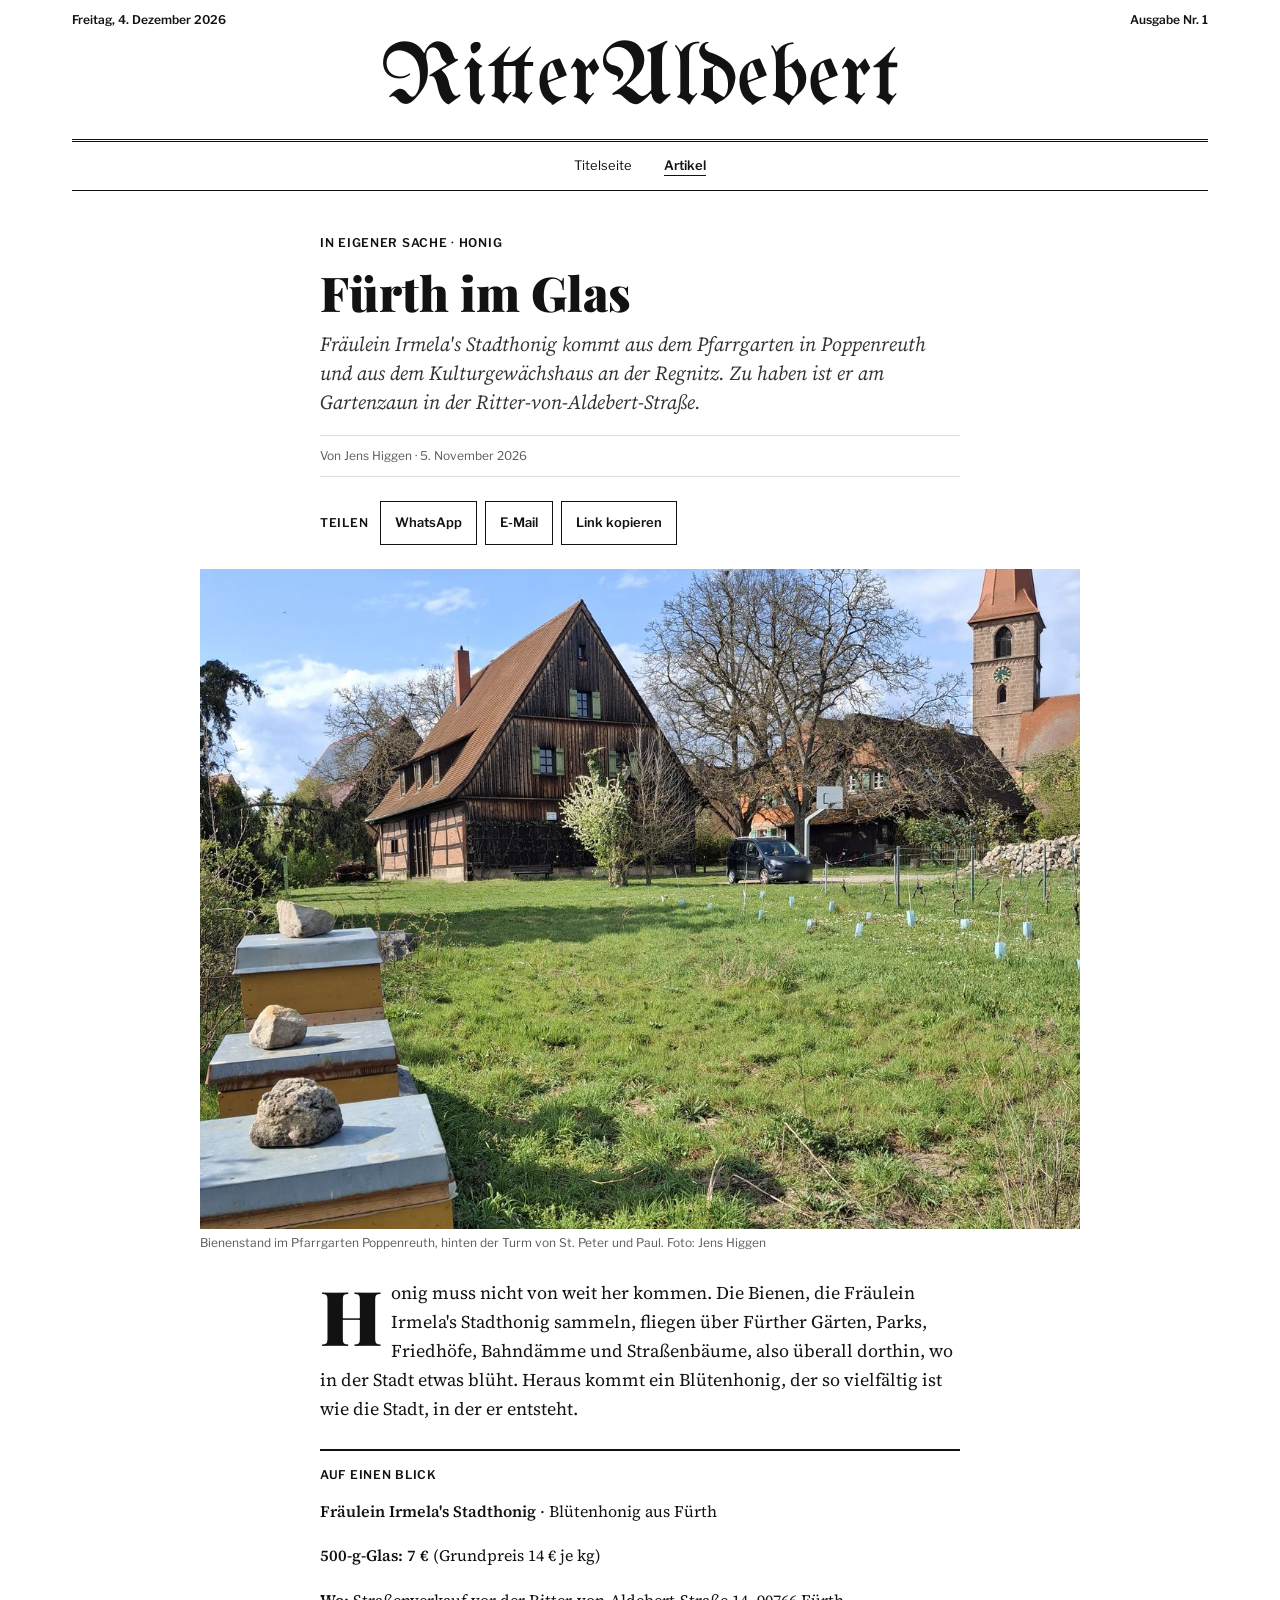
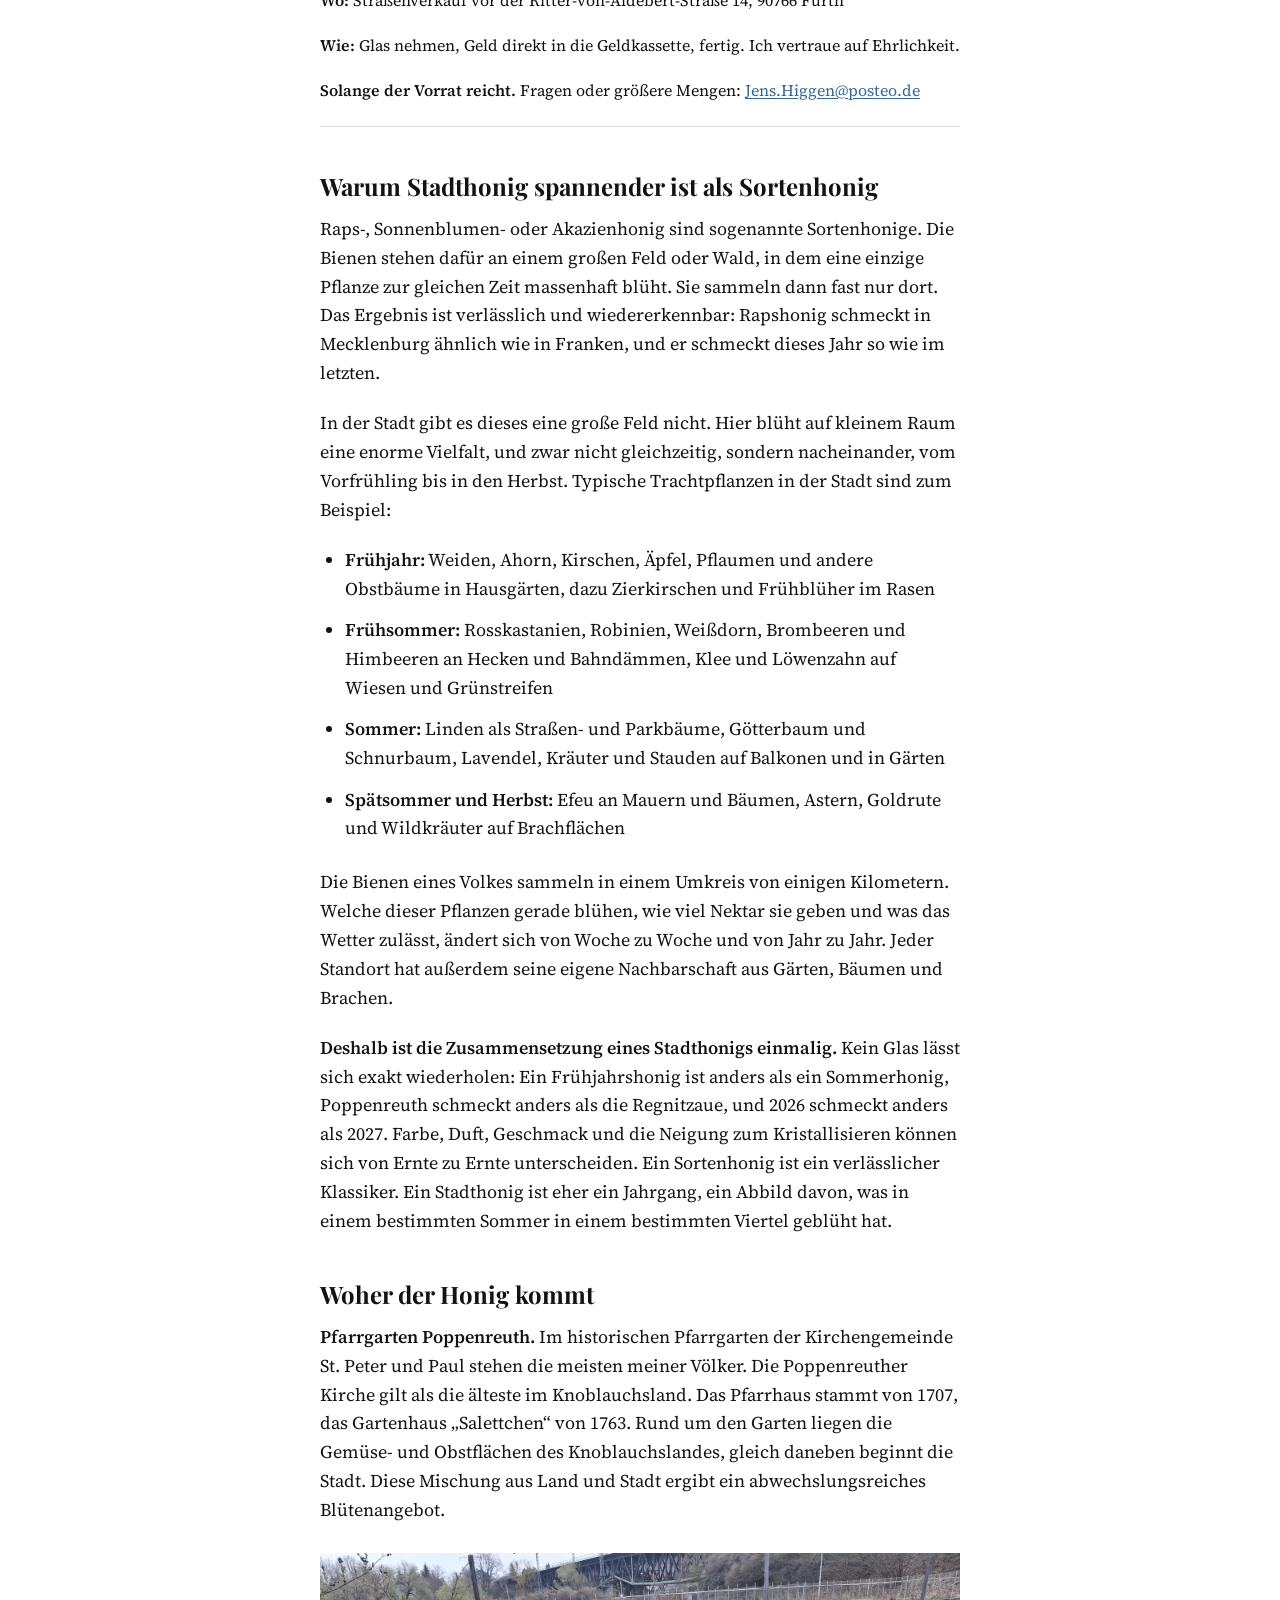
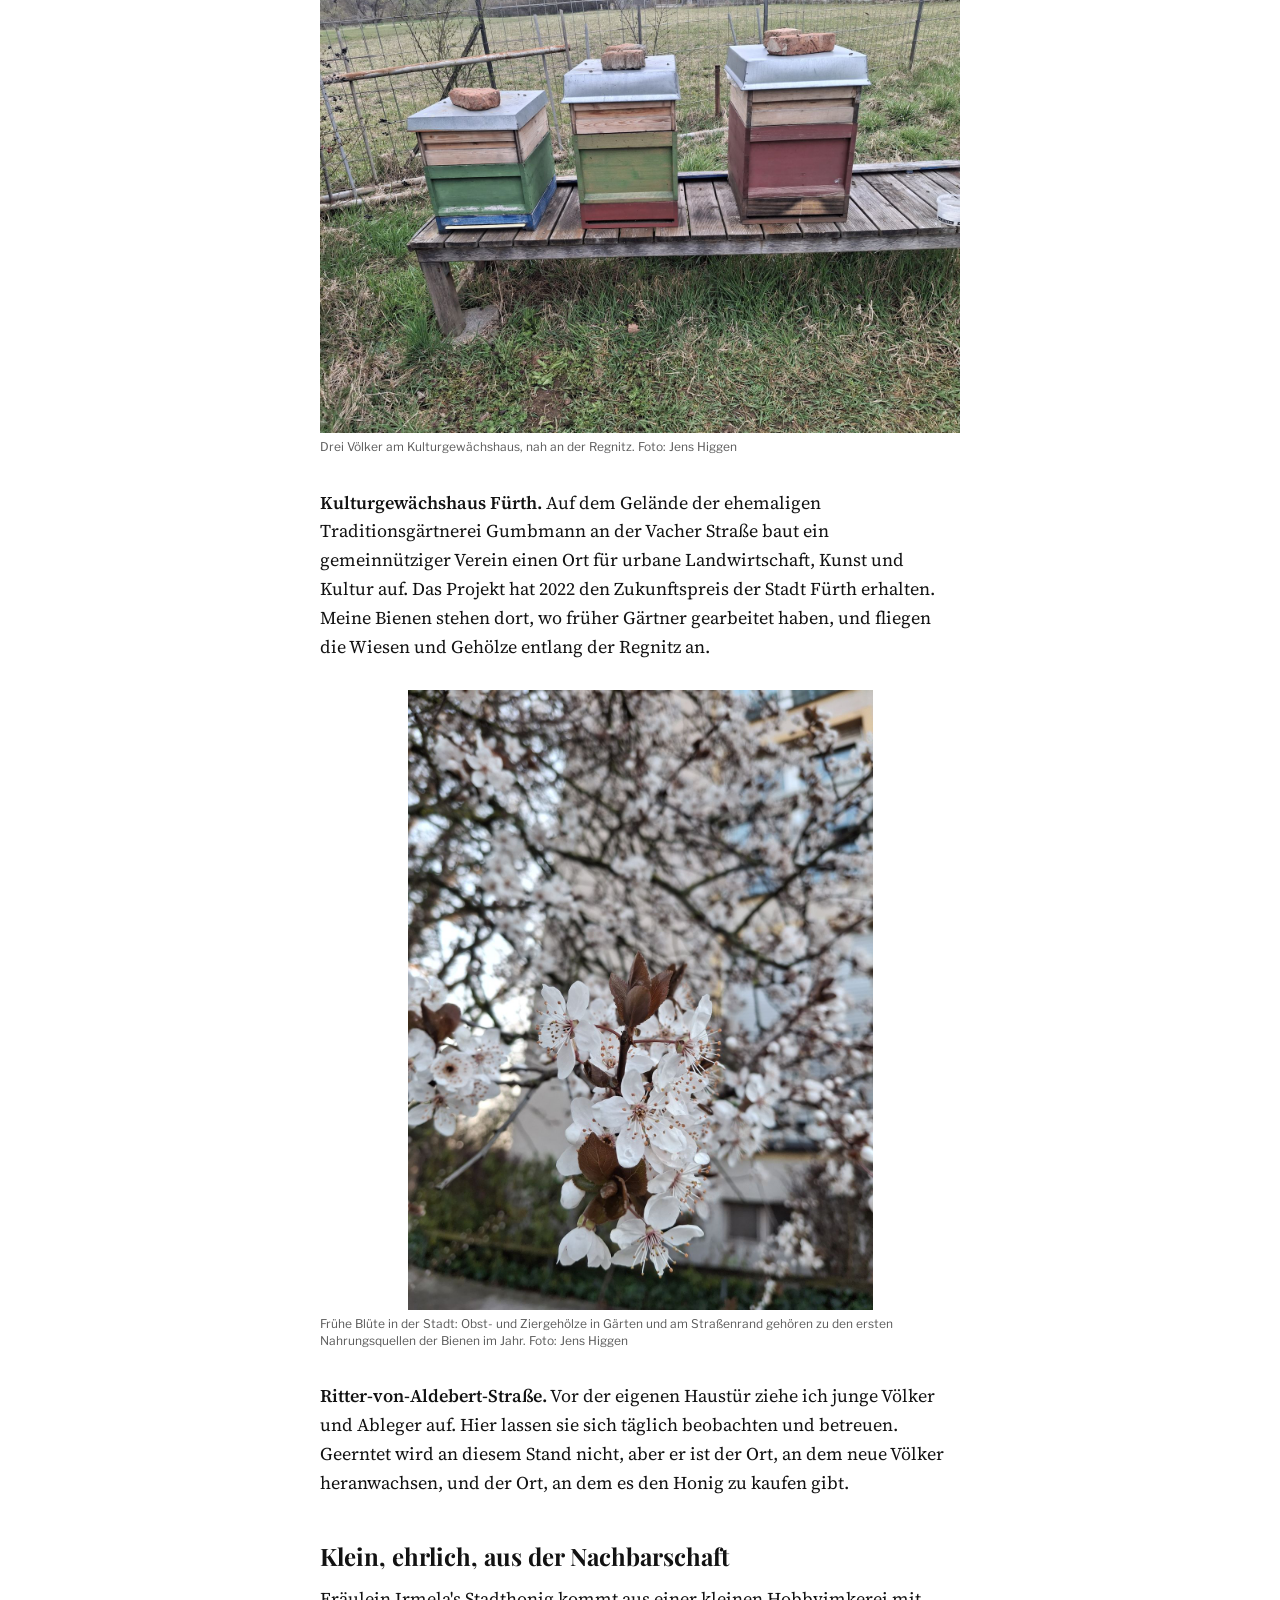
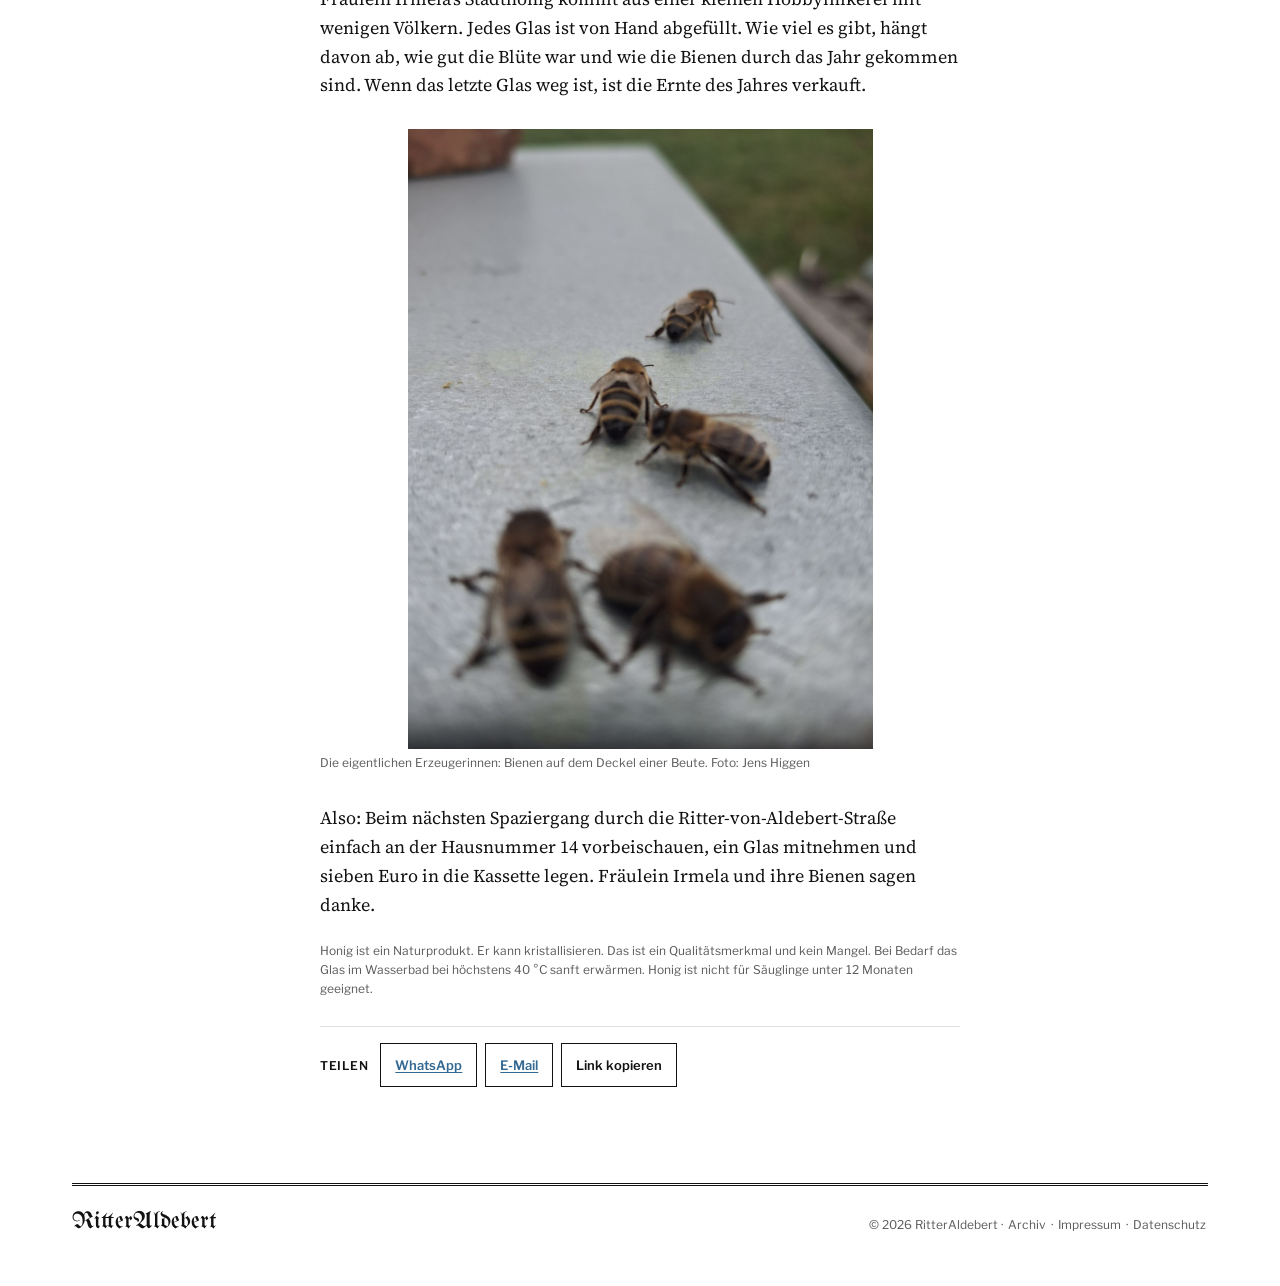
<file: artikel/fraeulein-irmelas-stadthonig.html>
<!doctype html>
<html lang="de">
<head>
  <meta charset="utf-8">
  <meta name="viewport" content="width=device-width, initial-scale=1">
  <title>Fräulein Irmela's Stadthonig – RitterAldebert</title>
  <meta name="description" content="Blütenhonig aus Fürth: Fräulein Irmela's Stadthonig gibt es im 500-g-Glas für 7 Euro am Straßenverkauf in der Ritter-von-Aldebert-Straße 14 – bezahlt wird direkt in die Geldkassette.">
  <link rel="stylesheet" href="../assets/css/fonts.css">
  <link rel="stylesheet" href="../assets/css/style.css">
</head>
<body>
  <header class="wrap">
    <div class="topline"><span id="heute"></span><span>Ausgabe Nr. 1</span></div>
    <div class="masthead"><a href="../index.html">RitterAldebert</a></div>
  </header>
  <nav class="sections wrap" aria-label="Rubriken">
    <ul>
      <li><a href="../index.html">Titelseite</a></li>
      <li><a href="index.html" aria-current="page">Artikel</a></li>
    </ul>
  </nav>

  <main class="wrap">
    <article class="article">
      <span class="kicker">In eigener Sache · Honig</span>
      <h1>Fürth im Glas</h1>
      <p class="dek">Fräulein Irmela's Stadthonig kommt aus dem Pfarrgarten in Poppenreuth und aus dem Kulturgewächshaus an der Regnitz. Zu haben ist er am Gartenzaun in der Ritter-von-Aldebert-Straße.</p>
      <p class="byline">Von Jens Higgen · <time datetime="2026-11-05">5. November 2026</time></p>
      <div class="share"></div>

      <figure class="wide">
        <img class="crop-43" src="../assets/img/stadthonig/pfarrgarten-poppenreuth.jpg" width="1200" height="1600" alt="Bunte Bienenkästen auf einer Wiese im Pfarrgarten Poppenreuth, im Hintergrund ein Fachwerkhaus und der Kirchturm von St. Peter und Paul.">
        <figcaption>Bienenstand im Pfarrgarten Poppenreuth, hinten der Turm von St. Peter und Paul. Foto: Jens Higgen</figcaption>
      </figure>

      <div class="body">
        <p>Honig muss nicht von weit her kommen. Die Bienen, die Fräulein Irmela's Stadthonig sammeln, fliegen über Fürther Gärten, Parks, Friedhöfe, Bahndämme und Straßenbäume, also überall dorthin, wo in der Stadt etwas blüht. Heraus kommt ein Blütenhonig, der so vielfältig ist wie die Stadt, in der er entsteht.</p>

        <div class="factbox">
          <p class="kicker">Auf einen Blick</p>
          <p><strong>Fräulein Irmela's Stadthonig</strong> · Blütenhonig aus Fürth</p>
          <p><strong>500-g-Glas: 7 €</strong> (Grundpreis 14 € je kg)</p>
          <p><strong>Wo:</strong> Straßenverkauf vor der Ritter-von-Aldebert-Straße 14, 90766 Fürth</p>
          <p><strong>Wie:</strong> Glas nehmen, Geld direkt in die Geldkassette, fertig. Ich vertraue auf Ehrlichkeit.</p>
          <p><strong>Solange der Vorrat reicht.</strong> Fragen oder größere Mengen: <a href="mailto:Jens.Higgen@posteo.de">Jens.Higgen@posteo.de</a></p>
        </div>

        <h2>Warum Stadthonig spannender ist als Sortenhonig</h2>
        <p>Raps-, Sonnenblumen- oder Akazienhonig sind sogenannte Sortenhonige. Die Bienen stehen dafür an einem großen Feld oder Wald, in dem eine einzige Pflanze zur gleichen Zeit massenhaft blüht. Sie sammeln dann fast nur dort. Das Ergebnis ist verlässlich und wiedererkennbar: Rapshonig schmeckt in Mecklenburg ähnlich wie in Franken, und er schmeckt dieses Jahr so wie im letzten.</p>
        <p>In der Stadt gibt es dieses eine große Feld nicht. Hier blüht auf kleinem Raum eine enorme Vielfalt, und zwar nicht gleichzeitig, sondern nacheinander, vom Vorfrühling bis in den Herbst. Typische Trachtpflanzen in der Stadt sind zum Beispiel:</p>
        <ul>
          <li><strong>Frühjahr:</strong> Weiden, Ahorn, Kirschen, Äpfel, Pflaumen und andere Obstbäume in Hausgärten, dazu Zierkirschen und Frühblüher im Rasen</li>
          <li><strong>Frühsommer:</strong> Rosskastanien, Robinien, Weißdorn, Brombeeren und Himbeeren an Hecken und Bahndämmen, Klee und Löwenzahn auf Wiesen und Grünstreifen</li>
          <li><strong>Sommer:</strong> Linden als Straßen- und Parkbäume, Götterbaum und Schnurbaum, Lavendel, Kräuter und Stauden auf Balkonen und in Gärten</li>
          <li><strong>Spätsommer und Herbst:</strong> Efeu an Mauern und Bäumen, Astern, Goldrute und Wildkräuter auf Brachflächen</li>
        </ul>
        <p>Die Bienen eines Volkes sammeln in einem Umkreis von einigen Kilometern. Welche dieser Pflanzen gerade blühen, wie viel Nektar sie geben und was das Wetter zulässt, ändert sich von Woche zu Woche und von Jahr zu Jahr. Jeder Standort hat außerdem seine eigene Nachbarschaft aus Gärten, Bäumen und Brachen.</p>
        <p><strong>Deshalb ist die Zusammensetzung eines Stadthonigs einmalig.</strong> Kein Glas lässt sich exakt wiederholen: Ein Frühjahrshonig ist anders als ein Sommerhonig, Poppenreuth schmeckt anders als die Regnitzaue, und 2026 schmeckt anders als 2027. Farbe, Duft, Geschmack und die Neigung zum Kristallisieren können sich von Ernte zu Ernte unterscheiden. Ein Sortenhonig ist ein verlässlicher Klassiker. Ein Stadthonig ist eher ein Jahrgang, ein Abbild davon, was in einem bestimmten Sommer in einem bestimmten Viertel geblüht hat.</p>

        <h2>Woher der Honig kommt</h2>
        <p><strong>Pfarrgarten Poppenreuth.</strong> Im historischen Pfarrgarten der Kirchengemeinde St. Peter und Paul stehen die meisten meiner Völker. Die Poppenreuther Kirche gilt als die älteste im Knoblauchsland. Das Pfarrhaus stammt von 1707, das Gartenhaus „Salettchen“ von 1763. Rund um den Garten liegen die Gemüse- und Obstflächen des Knoblauchslandes, gleich daneben beginnt die Stadt. Diese Mischung aus Land und Stadt ergibt ein abwechslungsreiches Blütenangebot.</p>

        <figure>
          <img src="../assets/img/stadthonig/kulturgewaechshaus.jpg" width="1600" height="1200" loading="lazy" alt="Drei bunte Bienenkästen in Grün und Rot auf einer Holzbank, im Hintergrund eine Wiese und eine Eisenbahnbrücke.">
          <figcaption>Drei Völker am Kulturgewächshaus, nah an der Regnitz. Foto: Jens Higgen</figcaption>
        </figure>

        <p><strong>Kulturgewächshaus Fürth.</strong> Auf dem Gelände der ehemaligen Traditionsgärtnerei Gumbmann an der Vacher Straße baut ein gemeinnütziger Verein einen Ort für urbane Landwirtschaft, Kunst und Kultur auf. Das Projekt hat 2022 den Zukunftspreis der Stadt Fürth erhalten. Meine Bienen stehen dort, wo früher Gärtner gearbeitet haben, und fliegen die Wiesen und Gehölze entlang der Regnitz an.</p>

        <figure>
          <img src="../assets/img/stadthonig/kirschpflaume-ritter-von-aldebert.jpg" width="1200" height="1600" loading="lazy" alt="Weiße Blüten eines Obstgehölzes mit jungen rotbraunen Blättern vor einem Wohnhaus.">
          <figcaption>Frühe Blüte in der Stadt: Obst- und Ziergehölze in Gärten und am Straßenrand gehören zu den ersten Nahrungsquellen der Bienen im Jahr. Foto: Jens Higgen</figcaption>
        </figure>

        <p><strong>Ritter-von-Aldebert-Straße.</strong> Vor der eigenen Haustür ziehe ich junge Völker und Ableger auf. Hier lassen sie sich täglich beobachten und betreuen. Geerntet wird an diesem Stand nicht, aber er ist der Ort, an dem neue Völker heranwachsen, und der Ort, an dem es den Honig zu kaufen gibt.</p>

        <h2>Klein, ehrlich, aus der Nachbarschaft</h2>
        <p>Fräulein Irmela's Stadthonig kommt aus einer kleinen Hobbyimkerei mit wenigen Völkern. Jedes Glas ist von Hand abgefüllt. Wie viel es gibt, hängt davon ab, wie gut die Blüte war und wie die Bienen durch das Jahr gekommen sind. Wenn das letzte Glas weg ist, ist die Ernte des Jahres verkauft.</p>

        <figure>
          <img src="../assets/img/stadthonig/bienen-nahaufnahme.jpg" width="1200" height="1600" loading="lazy" alt="Nahaufnahme mehrerer Honigbienen auf dem grauen Deckel eines Bienenkastens.">
          <figcaption>Die eigentlichen Erzeugerinnen: Bienen auf dem Deckel einer Beute. Foto: Jens Higgen</figcaption>
        </figure>

        <p>Also: Beim nächsten Spaziergang durch die Ritter-von-Aldebert-Straße einfach an der Hausnummer 14 vorbeischauen, ein Glas mitnehmen und sieben Euro in die Kassette legen. Fräulein Irmela und ihre Bienen sagen danke.</p>

        <p class="meta">Honig ist ein Naturprodukt. Er kann kristallisieren. Das ist ein Qualitätsmerkmal und kein Mangel. Bei Bedarf das Glas im Wasserbad bei höchstens 40 °C sanft erwärmen. Honig ist nicht für Säuglinge unter 12 Monaten geeignet.</p>
        <div class="share share-end"></div>
      </div>
    </article>
  </main>

  <footer class="wrap">
    <div class="footer"><span class="mark">RitterAldebert</span><span>© 2026 RitterAldebert<span class="sep" aria-hidden="true"> · </span><a href="index.html">Archiv</a><span class="sep" aria-hidden="true"> · </span><a href="../impressum.html">Impressum</a><span class="sep" aria-hidden="true"> · </span><a href="../datenschutz.html">Datenschutz</a></span></div>
  </footer>
  <script src="../assets/js/datum.js"></script>
  <script src="../assets/js/teilen.js"></script>
</body>
</html>
</file>
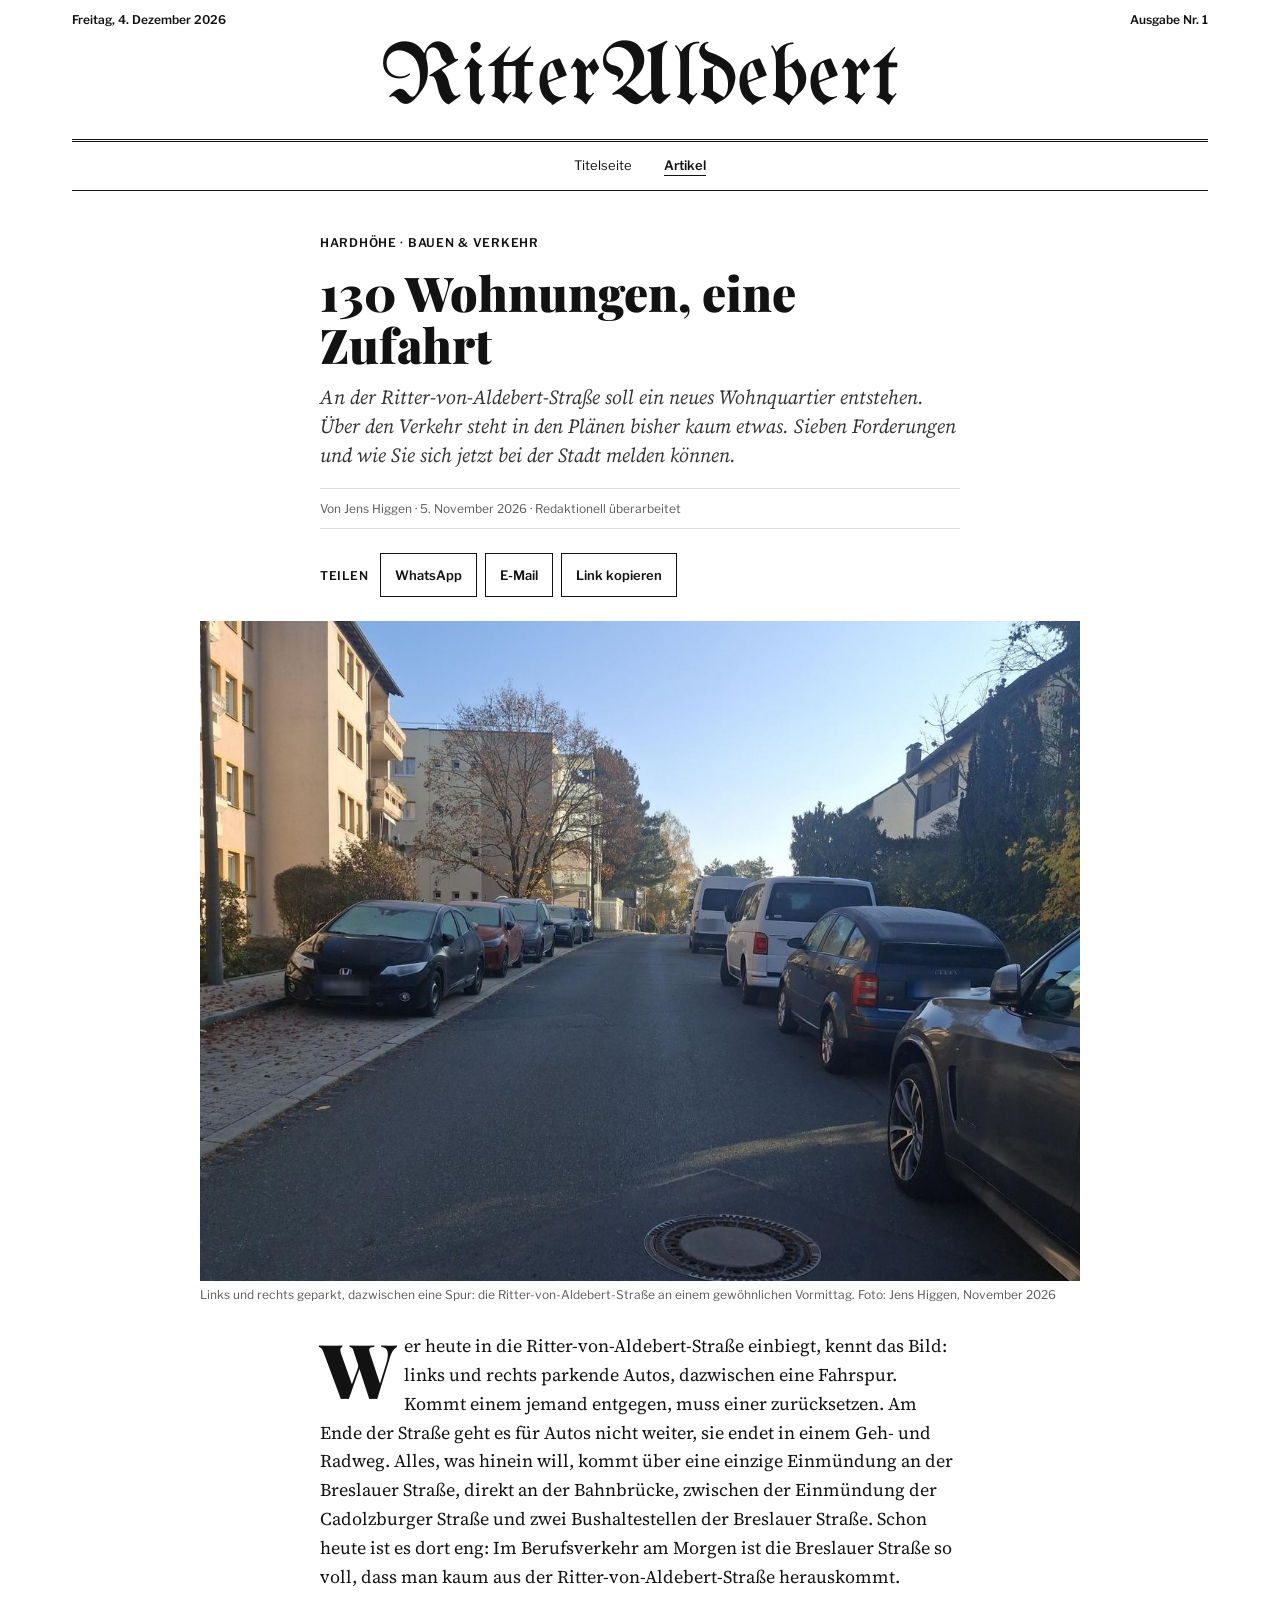
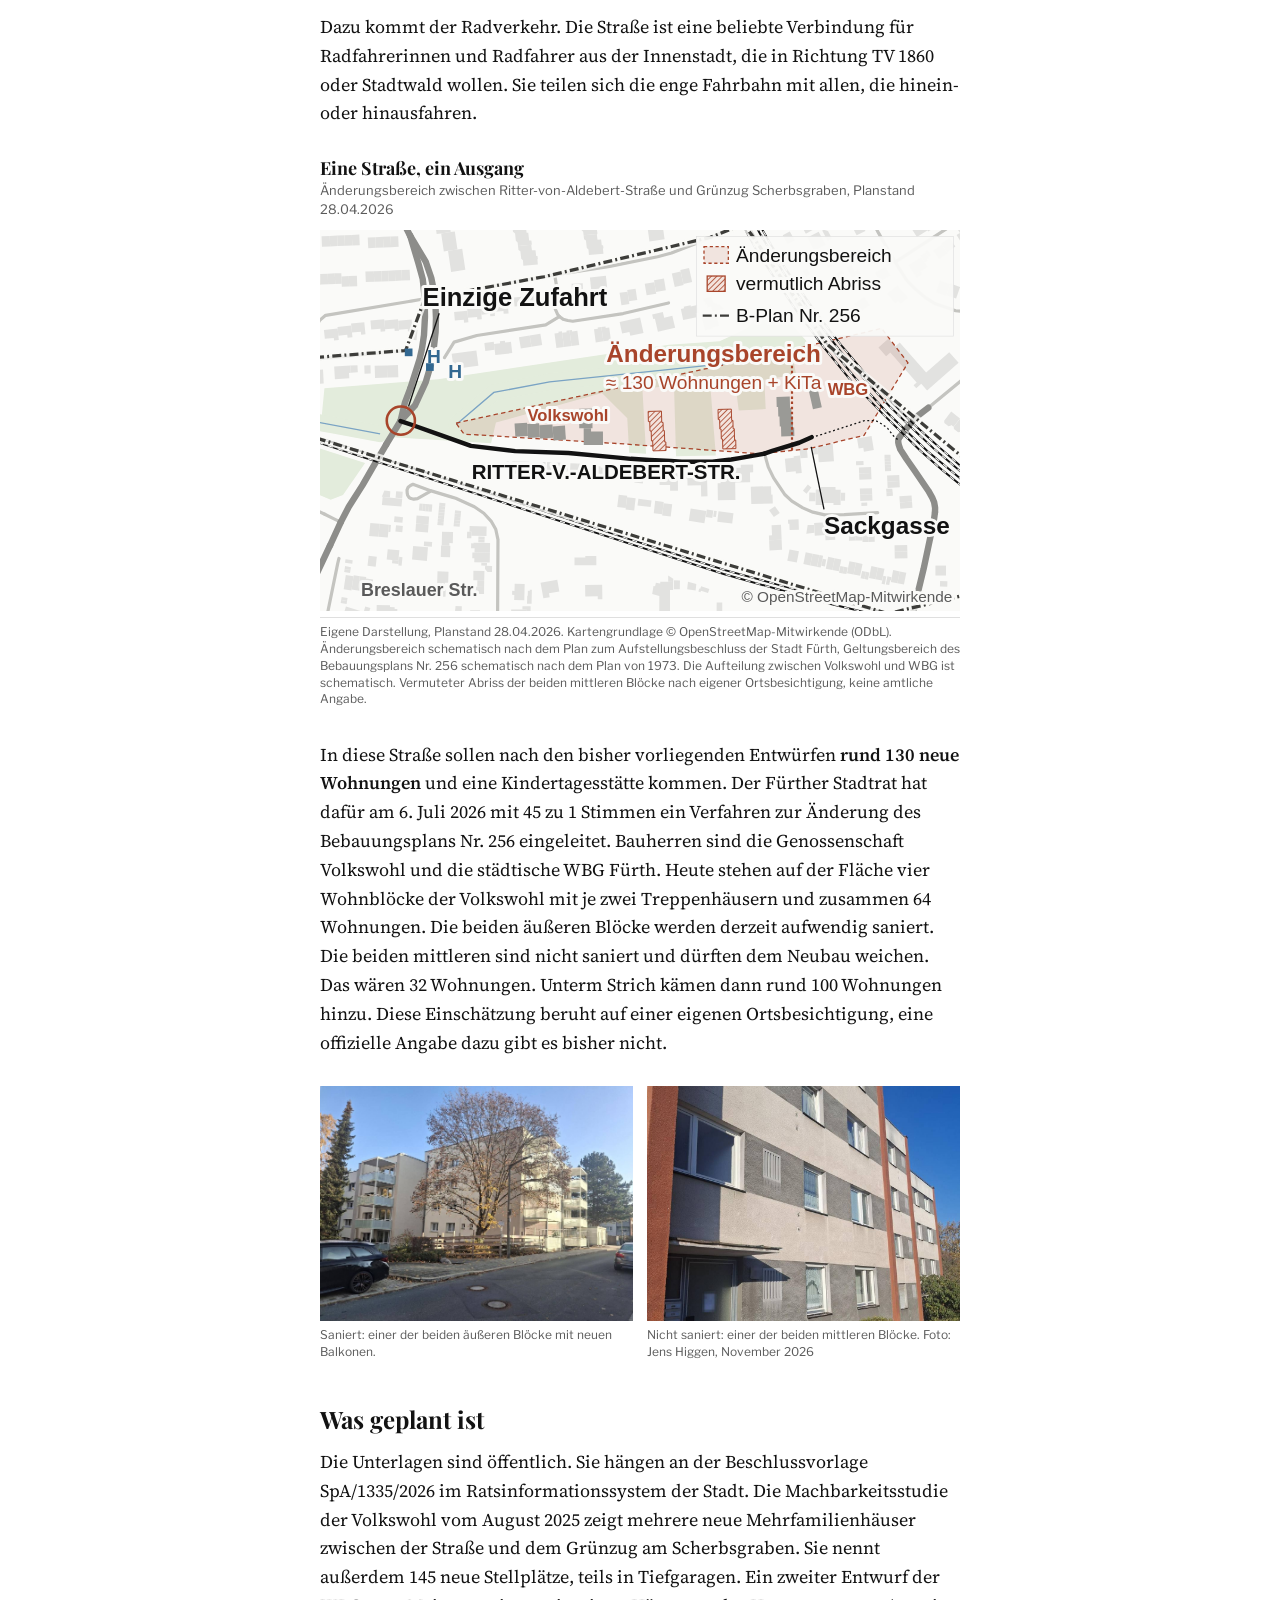
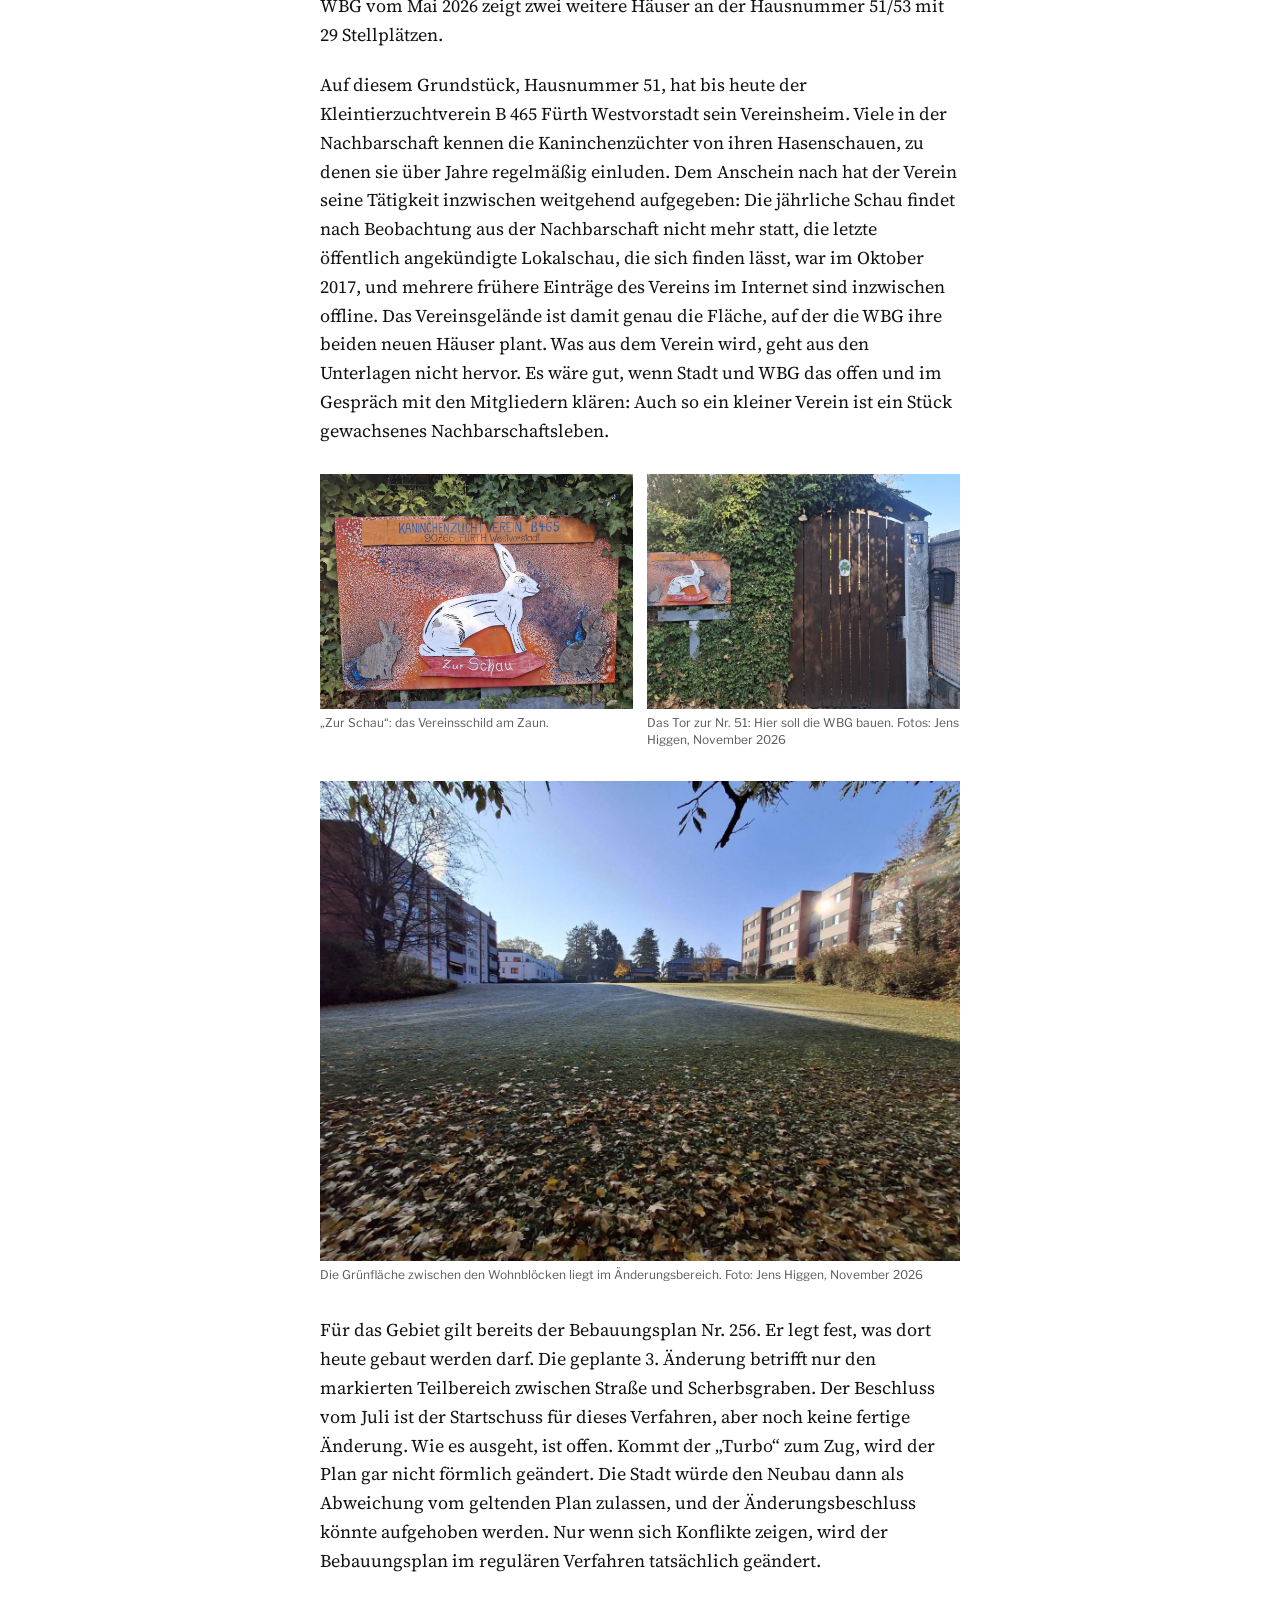
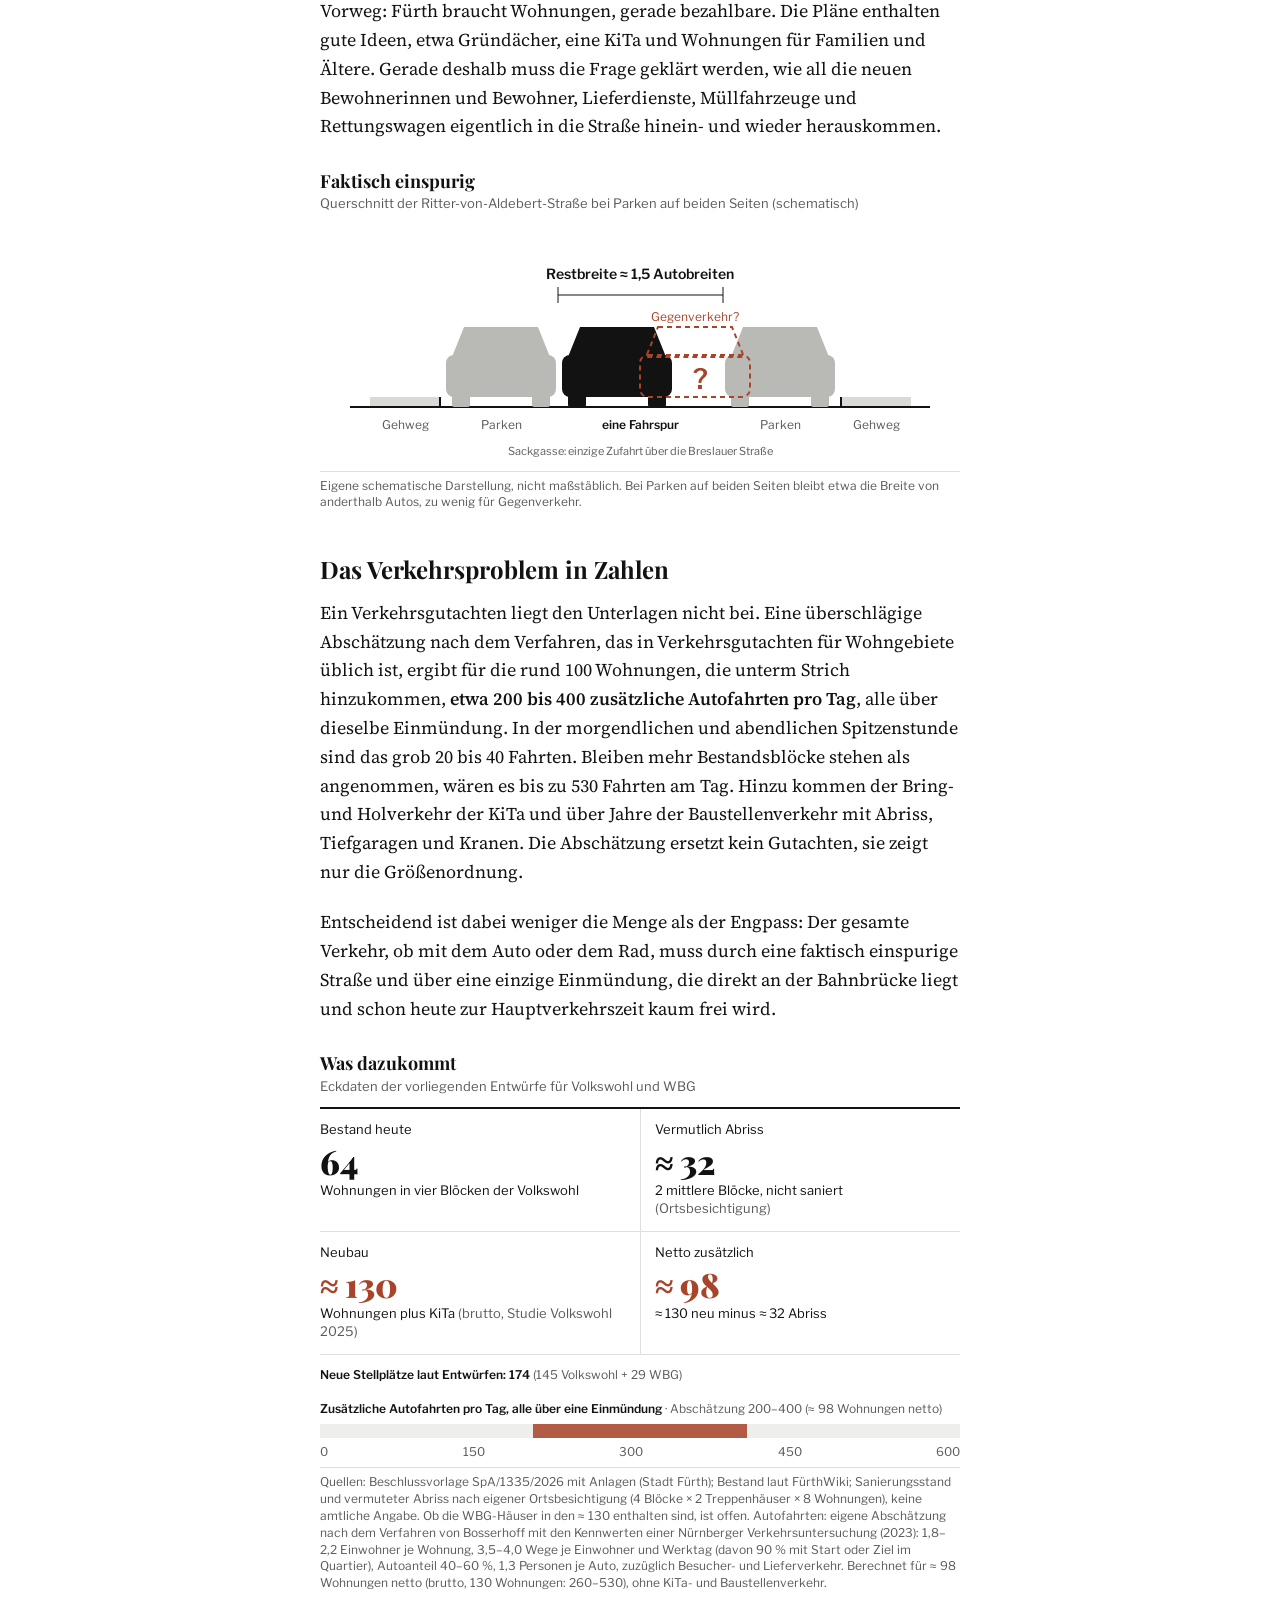
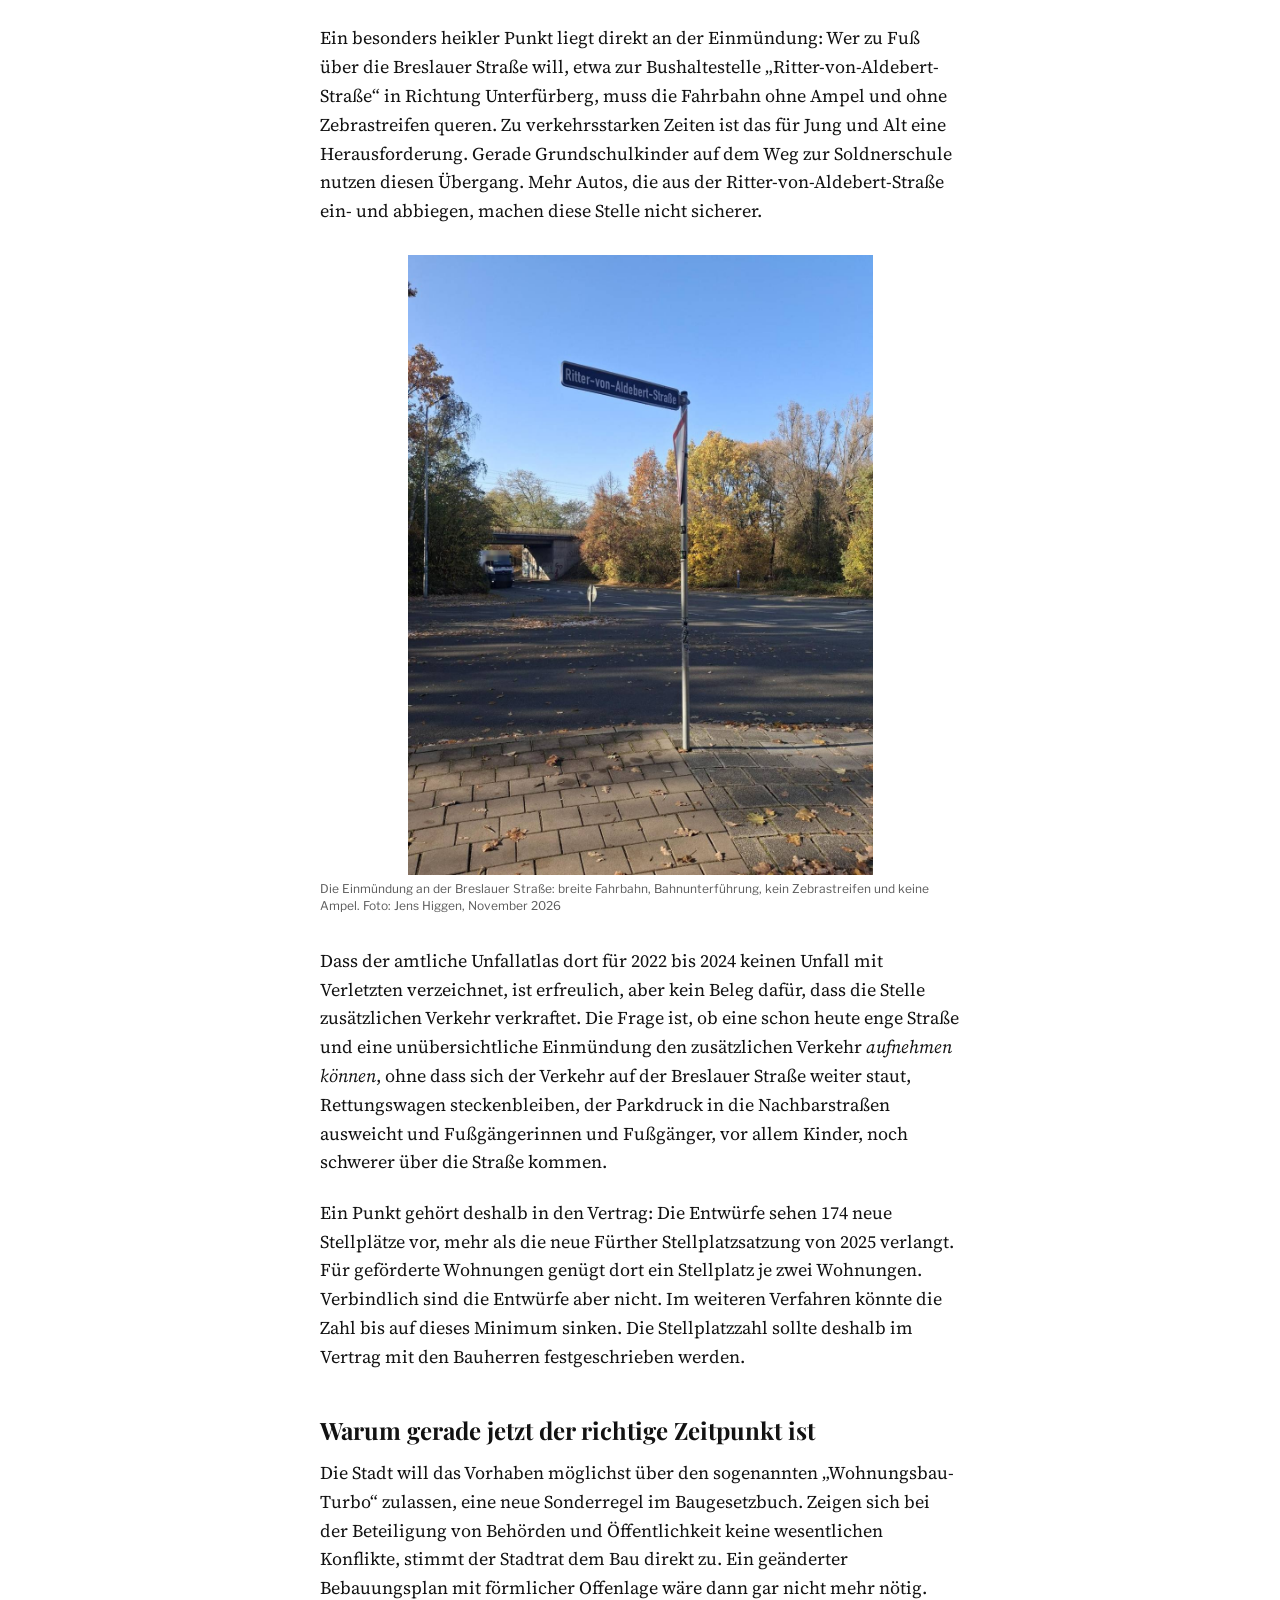
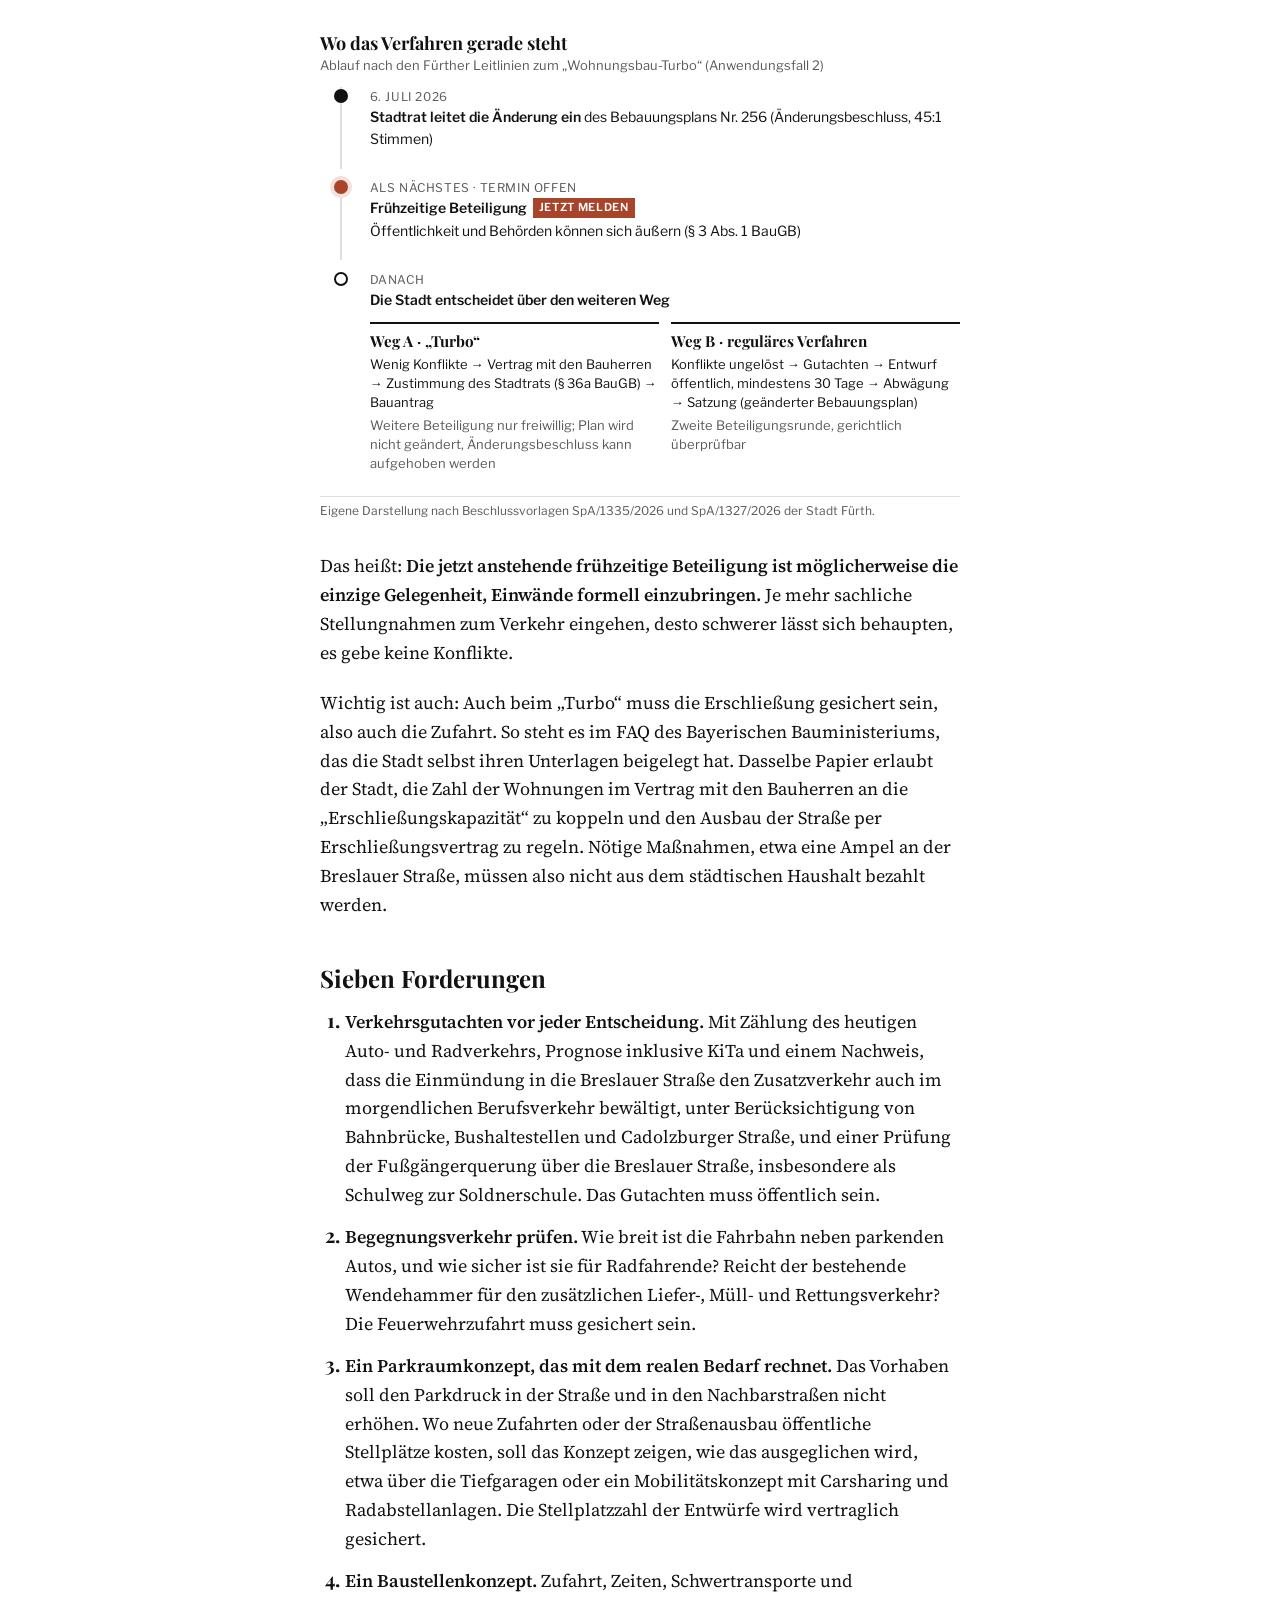
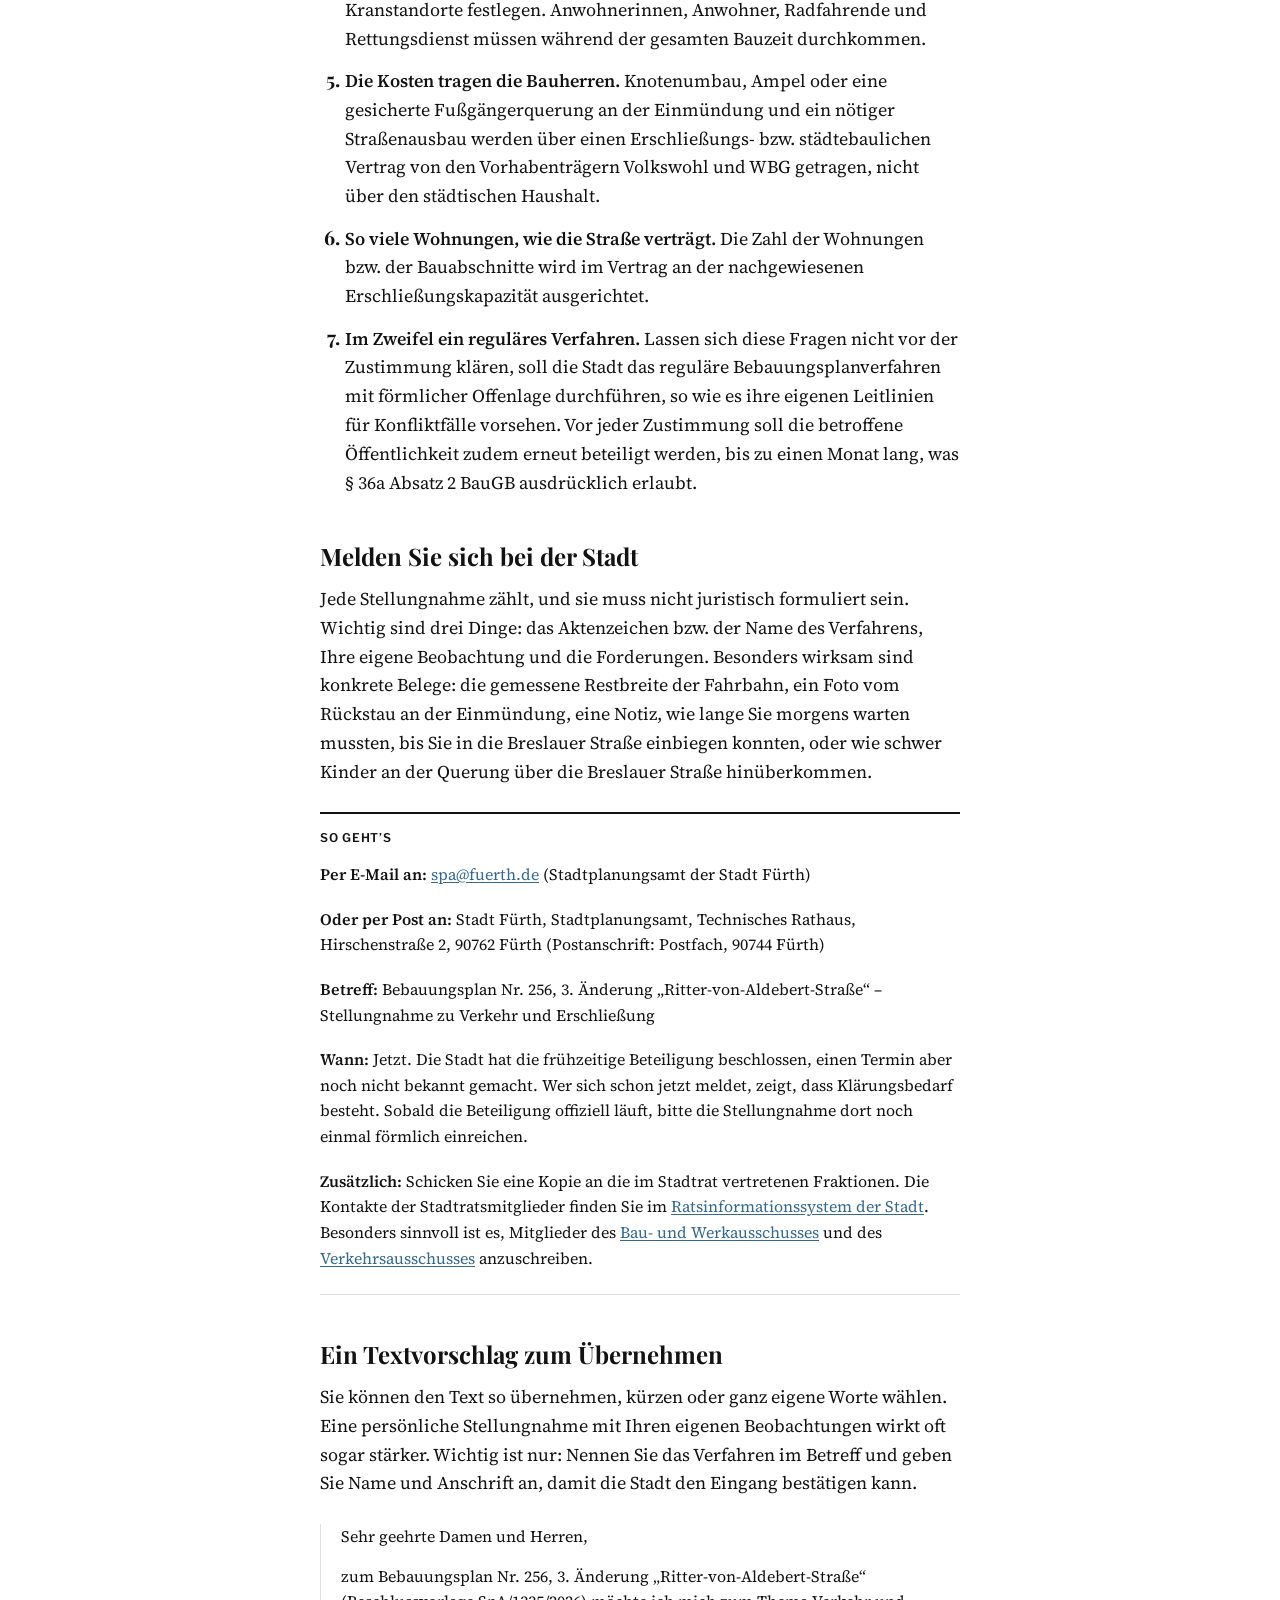
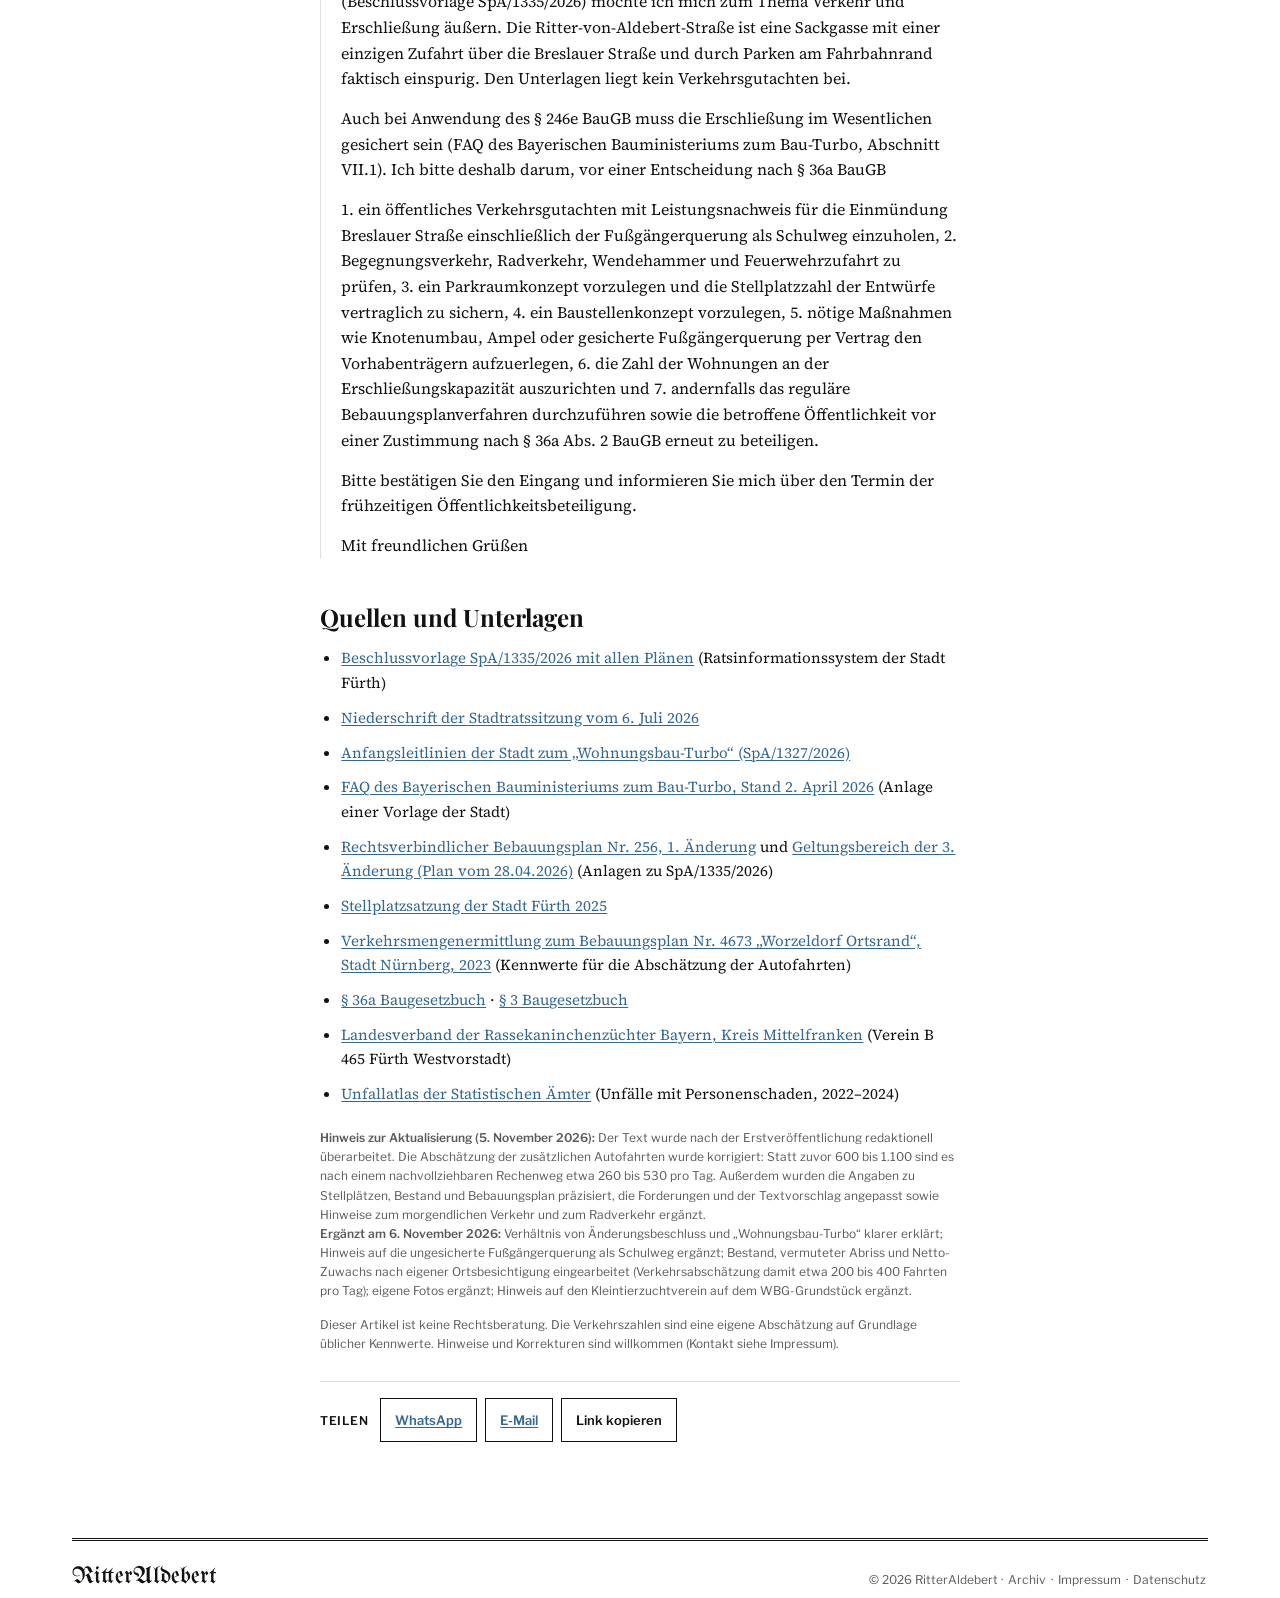
<file: artikel/ritter-von-aldebert-strasse-verkehr.html>
<!doctype html>
<html lang="de">
<head>
  <meta charset="utf-8">
  <meta name="viewport" content="width=device-width, initial-scale=1">
  <title>130 Wohnungen, eine Zufahrt – RitterAldebert</title>
  <meta name="description" content="An der Ritter-von-Aldebert-Straße sollen rund 130 neue Wohnungen entstehen – über eine einzige, schmale Zufahrt. Was geplant ist, was fehlt und wie Sie sich mit sieben Forderungen bei der Stadt melden können.">
  <link rel="stylesheet" href="../assets/css/fonts.css">
  <link rel="stylesheet" href="../assets/css/style.css">
</head>
<body>
  <header class="wrap">
    <div class="topline"><span id="heute"></span><span>Ausgabe Nr. 1</span></div>
    <div class="masthead"><a href="../index.html">RitterAldebert</a></div>
  </header>
  <nav class="sections wrap" aria-label="Rubriken">
    <ul>
      <li><a href="../index.html">Titelseite</a></li>
      <li><a href="index.html" aria-current="page">Artikel</a></li>
    </ul>
  </nav>

  <main class="wrap">
    <article class="article">
      <span class="kicker">Hardhöhe · Bauen &amp; Verkehr</span>
      <h1>130 Wohnungen, eine Zufahrt</h1>
      <p class="dek">An der Ritter-von-Aldebert-Straße soll ein neues Wohnquartier entstehen. Über den Verkehr steht in den Plänen bisher kaum etwas. Sieben Forderungen und wie Sie sich jetzt bei der Stadt melden können.</p>
      <p class="byline">Von Jens Higgen · <time datetime="2026-11-05">5. November 2026</time> · <a href="#aktualisierung">Redaktionell überarbeitet</a></p>
      <div class="share"></div>

      <figure class="wide">
        <img class="crop-43" src="../assets/img/ritter-aldebert/strasse-parkreihen.jpg" width="1200" height="1600" alt="Blick in die Ritter-von-Aldebert-Straße: links und rechts parkende Autos, dazwischen bleibt nur eine Fahrspur.">
        <figcaption>Links und rechts geparkt, dazwischen eine Spur: die Ritter-von-Aldebert-Straße an einem gewöhnlichen Vormittag. Foto: Jens Higgen, November 2026</figcaption>
      </figure>

      <div class="body">
        <p>Wer heute in die Ritter-von-Aldebert-Straße einbiegt, kennt das Bild: links und rechts parkende Autos, dazwischen eine Fahrspur. Kommt einem jemand entgegen, muss einer zurücksetzen. Am Ende der Straße geht es für Autos nicht weiter, sie endet in einem Geh- und Radweg. Alles, was hinein will, kommt über eine einzige Einmündung an der Breslauer Straße, direkt an der Bahnbrücke, zwischen der Einmündung der Cadolzburger Straße und zwei Bushaltestellen der Breslauer Straße. Schon heute ist es dort eng: Im Berufsverkehr am Morgen ist die Breslauer Straße so voll, dass man kaum aus der Ritter-von-Aldebert-Straße herauskommt.</p>

        <p>Dazu kommt der Radverkehr. Die Straße ist eine beliebte Verbindung für Radfahrerinnen und Radfahrer aus der Innenstadt, die in Richtung TV 1860 oder Stadtwald wollen. Sie teilen sich die enge Fahrbahn mit allen, die hinein- oder hinausfahren.</p>

        <figure class="graphic wide">
          <p class="g-title">Eine Straße, ein Ausgang</p>
          <p class="g-sub">Änderungsbereich zwischen Ritter-von-Aldebert-Straße und Grünzug Scherbsgraben, Planstand 28.04.2026</p>
          <picture>
            <source media="(max-width: 600px)" srcset="../assets/img/ritter-aldebert/lageskizze-mobil.svg" width="1000" height="596">
            <img src="../assets/img/ritter-aldebert/lageskizze.svg" width="1000" height="528" alt="Lageskizze: Die Ritter-von-Aldebert-Straße zweigt als einzige Zufahrt von der Breslauer Straße direkt neben der Bahnbrücke ab und endet für Autos nach rund 380 Metern. Nördlich davon liegt zwischen Straße und Scherbsgraben der Änderungsbereich für rund 130 neue Wohnungen und eine KiTa, im Westen und in der Mitte die Volkswohl, im Osten die WBG mit den Häusern Nr. 51/53. Eingezeichnet sind außerdem die Bestandsgebäude, davon die beiden mittleren Blöcke als vermutlich abzureißen, und die Grenze des geltenden Bebauungsplans Nr. 256.">
          </picture>
          <figcaption>Eigene Darstellung, Planstand 28.04.2026. Kartengrundlage © OpenStreetMap-Mitwirkende (ODbL). Änderungsbereich schematisch nach dem Plan zum Aufstellungsbeschluss der Stadt Fürth, Geltungsbereich des Bebauungsplans Nr. 256 schematisch nach dem Plan von 1973. Die Aufteilung zwischen Volkswohl und WBG ist schematisch. Vermuteter Abriss der beiden mittleren Blöcke nach eigener Ortsbesichtigung, keine amtliche Angabe.</figcaption>
        </figure>

        <p>In diese Straße sollen nach den bisher vorliegenden Entwürfen <strong>rund 130 neue Wohnungen</strong> und eine Kindertagesstätte kommen. Der Fürther Stadtrat hat dafür am 6. Juli 2026 mit 45 zu 1 Stimmen ein Verfahren zur Änderung des Bebauungsplans Nr. 256 eingeleitet. Bauherren sind die Genossenschaft Volkswohl und die städtische WBG Fürth. Heute stehen auf der Fläche vier Wohnblöcke der Volkswohl mit je zwei Treppenhäusern und zusammen 64 Wohnungen. Die beiden äußeren Blöcke werden derzeit aufwendig saniert. Die beiden mittleren sind nicht saniert und dürften dem Neubau weichen. Das wären 32 Wohnungen. Unterm Strich kämen dann rund 100 Wohnungen hinzu. Diese Einschätzung beruht auf einer eigenen Ortsbesichtigung, eine offizielle Angabe dazu gibt es bisher nicht.</p>

        <div class="photo-pair">
          <figure>
            <img class="crop-43" src="../assets/img/ritter-aldebert/block-saniert.jpg" width="1400" height="1050" loading="lazy" alt="Frisch sanierter Wohnblock mit hellem Putz und neuen Balkonen, davor ein Baum.">
            <figcaption>Saniert: einer der beiden äußeren Blöcke mit neuen Balkonen.</figcaption>
          </figure>
          <figure>
            <img class="crop-43" src="../assets/img/ritter-aldebert/block-unsaniert.jpg" width="1050" height="1400" loading="lazy" alt="Unsanierter Wohnblock aus den 1960er-Jahren mit grau-beigem Putz und rotbraunen Lisenen.">
            <figcaption>Nicht saniert: einer der beiden mittleren Blöcke. Foto: Jens Higgen, November 2026</figcaption>
          </figure>
        </div>

        <h2>Was geplant ist</h2>
        <p>Die Unterlagen sind öffentlich. Sie hängen an der Beschlussvorlage SpA/1335/2026 im Ratsinformationssystem der Stadt. Die Machbarkeitsstudie der Volkswohl vom August 2025 zeigt mehrere neue Mehrfamilienhäuser zwischen der Straße und dem Grünzug am Scherbsgraben. Sie nennt außerdem 145 neue Stellplätze, teils in Tiefgaragen. Ein zweiter Entwurf der WBG vom Mai 2026 zeigt zwei weitere Häuser an der Hausnummer 51/53 mit 29 Stellplätzen.</p>

        <p>Auf diesem Grundstück, Hausnummer 51, hat bis heute der Kleintierzuchtverein B 465 Fürth Westvorstadt sein Vereinsheim. Viele in der Nachbarschaft kennen die Kaninchenzüchter von ihren Hasenschauen, zu denen sie über Jahre regelmäßig einluden. Dem Anschein nach hat der Verein seine Tätigkeit inzwischen weitgehend aufgegeben: Die jährliche Schau findet nach Beobachtung aus der Nachbarschaft nicht mehr statt, die letzte öffentlich angekündigte Lokalschau, die sich finden lässt, war im Oktober 2017, und mehrere frühere Einträge des Vereins im Internet sind inzwischen offline. Das Vereinsgelände ist damit genau die Fläche, auf der die WBG ihre beiden neuen Häuser plant. Was aus dem Verein wird, geht aus den Unterlagen nicht hervor. Es wäre gut, wenn Stadt und WBG das offen und im Gespräch mit den Mitgliedern klären: Auch so ein kleiner Verein ist ein Stück gewachsenes Nachbarschaftsleben.</p>

        <div class="photo-pair">
          <figure>
            <img class="crop-43" src="../assets/img/ritter-aldebert/kaninchenzuchtverein-schild.jpg" width="1200" height="900" loading="lazy" alt="Handbemaltes Schild des Kaninchenzuchtvereins B 465 Fürth Westvorstadt mit einem großen weißen Kaninchen und der Aufschrift „Zur Schau“, umrankt von Efeu.">
            <figcaption>„Zur Schau“: das Vereinsschild am Zaun.</figcaption>
          </figure>
          <figure>
            <img class="crop-43" src="../assets/img/ritter-aldebert/kaninchenzuchtverein-tor.jpg" width="900" height="1200" loading="lazy" style="object-position:center 60%" alt="Efeubewachsener Zaun mit Holztor und Hausnummer 51, links das Schild des Kaninchenzuchtvereins.">
            <figcaption>Das Tor zur Nr. 51: Hier soll die WBG bauen. Fotos: Jens Higgen, November 2026</figcaption>
          </figure>
        </div>

        <figure>
          <img class="crop-43" src="../assets/img/ritter-aldebert/gruenflaeche.jpg" width="1400" height="1050" loading="lazy" alt="Große Rasenfläche mit Herbstlaub zwischen zwei Wohnblöcken, im Hintergrund Bäume und weitere Häuser.">
          <figcaption>Die Grünfläche zwischen den Wohnblöcken liegt im Änderungsbereich. Foto: Jens Higgen, November 2026</figcaption>
        </figure>

        <p>Für das Gebiet gilt bereits der Bebauungsplan Nr. 256. Er legt fest, was dort heute gebaut werden darf. Die geplante 3. Änderung betrifft nur den markierten Teilbereich zwischen Straße und Scherbsgraben. Der Beschluss vom Juli ist der Startschuss für dieses Verfahren, aber noch keine fertige Änderung. Wie es ausgeht, ist offen. Kommt der „Turbo“ zum Zug, wird der Plan gar nicht förmlich geändert. Die Stadt würde den Neubau dann als Abweichung vom geltenden Plan zulassen, und der Änderungsbeschluss könnte aufgehoben werden. Nur wenn sich Konflikte zeigen, wird der Bebauungsplan im regulären Verfahren tatsächlich geändert.</p>

        <p>Vorweg: Fürth braucht Wohnungen, gerade bezahlbare. Die Pläne enthalten gute Ideen, etwa Gründächer, eine KiTa und Wohnungen für Familien und Ältere. Gerade deshalb muss die Frage geklärt werden, wie all die neuen Bewohnerinnen und Bewohner, Lieferdienste, Müllfahrzeuge und Rettungswagen eigentlich in die Straße hinein- und wieder herauskommen.</p>

        <figure class="graphic">
          <p class="g-title">Faktisch einspurig</p>
          <p class="g-sub">Querschnitt der Ritter-von-Aldebert-Straße bei Parken auf beiden Seiten (schematisch)</p>
          <svg class="qs" viewBox="0 0 640 240" role="img" aria-labelledby="qs-t qs-d">
            <title id="qs-t">Straßenquerschnitt</title>
            <desc id="qs-d">Schematischer Querschnitt: Gehweg, parkende Autos, eine verbleibende Fahrspur von etwa anderthalb Autobreiten, parkende Autos, Gehweg. Für ein entgegenkommendes Fahrzeug bleibt kein Platz.</desc>
            <defs>
              <g id="car">
                <path d="M18,0 L92,0 L104,30 L6,30 Z" />
                <rect x="0" y="28" width="110" height="42" rx="8" />
                <rect x="6" y="68" width="18" height="12" rx="2" />
                <rect x="86" y="68" width="18" height="12" rx="2" />
              </g>
            </defs>
            <!-- Boden und Gehwege -->
            <rect x="50" y="172" width="70" height="10" fill="#d9d9d6"/>
            <rect x="521" y="172" width="70" height="10" fill="#d9d9d6"/>
            <line x1="30" y1="182" x2="610" y2="182" stroke="#121212" stroke-width="2"/>
            <line x1="120" y1="172" x2="120" y2="182" stroke="#121212" stroke-width="2"/>
            <line x1="521" y1="172" x2="521" y2="182" stroke="#121212" stroke-width="2"/>
            <!-- parkende Autos -->
            <use href="#car" x="126" y="102" fill="#b9b9b6"/>
            <use href="#car" x="405" y="102" fill="#b9b9b6"/>
            <!-- fahrendes Auto -->
            <use href="#car" x="242" y="102" fill="#121212"/>
            <!-- Gegenverkehr: passt nicht mehr hinein -->
            <g transform="translate(320,102)" fill="none" stroke="#a8442a" stroke-width="2" stroke-dasharray="5 4">
              <path d="M18,0 L92,0 L104,30 L6,30 Z"/><rect x="0" y="28" width="110" height="42" rx="8"/>
            </g>
            <text x="380" y="164" text-anchor="middle" font-size="28" font-weight="600" fill="#a8442a">?</text>
            <!-- Maßlinie: Restbreite ca. 1,5 Autobreiten -->
            <g stroke="#121212" stroke-width="1">
              <line x1="238" y1="70" x2="403" y2="70"/>
              <line x1="238" y1="62" x2="238" y2="78"/>
              <line x1="403" y1="62" x2="403" y2="78"/>
            </g>
            <text class="t-m" x="320" y="54" text-anchor="middle" font-size="14" font-weight="600" fill="#121212">Restbreite ≈ 1,5 Autobreiten</text>
            <text class="t-s" x="375" y="96" text-anchor="middle" font-size="12" fill="#a8442a">Gegenverkehr?</text>
            <!-- Beschriftung unten -->
            <g class="t-s" font-size="12" fill="#5a5a5a" text-anchor="middle">
              <text x="85" y="204">Gehweg</text>
              <text x="181" y="204">Parken</text>
              <text x="320" y="204" fill="#121212" font-weight="600">eine Fahrspur</text>
              <text x="460" y="204">Parken</text>
              <text x="556" y="204">Gehweg</text>
            </g>
            <text class="t-hide" x="320" y="230" text-anchor="middle" font-size="11" fill="#5a5a5a">Sackgasse: einzige Zufahrt über die Breslauer Straße</text>
          </svg>
          <figcaption>Eigene schematische Darstellung, nicht maßstäblich. Bei Parken auf beiden Seiten bleibt etwa die Breite von anderthalb Autos, zu wenig für Gegenverkehr.</figcaption>
        </figure>

        <h2>Das Verkehrsproblem in Zahlen</h2>
        <p>Ein Verkehrsgutachten liegt den Unterlagen nicht bei. Eine überschlägige Abschätzung nach dem Verfahren, das in Verkehrsgutachten für Wohngebiete üblich ist, ergibt für die rund 100 Wohnungen, die unterm Strich hinzukommen, <strong>etwa 200 bis 400 zusätzliche Autofahrten pro Tag</strong>, alle über dieselbe Einmündung. In der morgendlichen und abendlichen Spitzenstunde sind das grob 20 bis 40 Fahrten. Bleiben mehr Bestandsblöcke stehen als angenommen, wären es bis zu 530 Fahrten am Tag. Hinzu kommen der Bring- und Holverkehr der KiTa und über Jahre der Baustellenverkehr mit Abriss, Tiefgaragen und Kranen. Die Abschätzung ersetzt kein Gutachten, sie zeigt nur die Größenordnung.</p>

        <p>Entscheidend ist dabei weniger die Menge als der Engpass: Der gesamte Verkehr, ob mit dem Auto oder dem Rad, muss durch eine faktisch einspurige Straße und über eine einzige Einmündung, die direkt an der Bahnbrücke liegt und schon heute zur Hauptverkehrszeit kaum frei wird.</p>

        <figure class="graphic">
          <p class="g-title">Was dazukommt</p>
          <p class="g-sub">Eckdaten der vorliegenden Entwürfe für Volkswohl und WBG</p>
          <div class="stats four">
            <div class="stat"><span class="lbl">Bestand heute</span><span class="num" style="color:var(--ink)">64</span><span class="lbl">Wohnungen in vier Blöcken der Volkswohl</span></div>
            <div class="stat"><span class="lbl">Vermutlich Abriss</span><span class="num" style="color:var(--ink)">≈ 32</span><span class="lbl">2 mittlere Blöcke, nicht saniert <em>(Ortsbesichtigung)</em></span></div>
            <div class="stat"><span class="lbl">Neubau</span><span class="num">≈ 130</span><span class="lbl">Wohnungen plus KiTa <em>(brutto, Studie Volkswohl 2025)</em></span></div>
            <div class="stat"><span class="lbl">Netto zusätzlich</span><span class="num">≈ 98</span><span class="lbl">≈ 130 neu minus ≈ 32 Abriss</span></div>
          </div>
          <p class="range" style="margin-top:10px"><strong style="color:var(--ink);font-weight:600">Neue Stellplätze laut Entwürfen: 174</strong> (145 Volkswohl + 29 WBG)</p>
          <div class="range" role="img" aria-label="Abschätzung: 200 bis 400 zusätzliche Autofahrten pro Tag bei rund 98 Wohnungen netto, auf einer Skala von 0 bis 600">
            <strong style="color:var(--ink);font-weight:600">Zusätzliche Autofahrten pro Tag, alle über eine Einmündung</strong> · Abschätzung 200–400 (≈ 98 Wohnungen netto)
            <div class="track"><div class="band" style="left:33.3%;width:33.4%"></div></div>
            <div class="scale"><span>0</span><span>150</span><span>300</span><span>450</span><span>600</span></div>
          </div>
          <figcaption>Quellen: Beschlussvorlage SpA/1335/2026 mit Anlagen (Stadt Fürth); Bestand laut FürthWiki; Sanierungsstand und vermuteter Abriss nach eigener Ortsbesichtigung (4 Blöcke × 2 Treppenhäuser × 8 Wohnungen), keine amtliche Angabe. Ob die WBG-Häuser in den ≈ 130 enthalten sind, ist offen. Autofahrten: eigene Abschätzung nach dem Verfahren von Bosserhoff mit den Kennwerten einer Nürnberger Verkehrsuntersuchung (2023): 1,8–2,2 Einwohner je Wohnung, 3,5–4,0 Wege je Einwohner und Werktag (davon 90 % mit Start oder Ziel im Quartier), Autoanteil 40–60 %, 1,3 Personen je Auto, zuzüglich Besucher- und Lieferverkehr. Berechnet für ≈ 98 Wohnungen netto (brutto, 130 Wohnungen: 260–530), ohne KiTa- und Baustellenverkehr.</figcaption>
        </figure>

        <p>Ein besonders heikler Punkt liegt direkt an der Einmündung: Wer zu Fuß über die Breslauer Straße will, etwa zur Bushaltestelle „Ritter-von-Aldebert-Straße“ in Richtung Unterfürberg, muss die Fahrbahn ohne Ampel und ohne Zebrastreifen queren. Zu verkehrsstarken Zeiten ist das für Jung und Alt eine Herausforderung. Gerade Grundschulkinder auf dem Weg zur Soldnerschule nutzen diesen Übergang. Mehr Autos, die aus der Ritter-von-Aldebert-Straße ein- und abbiegen, machen diese Stelle nicht sicherer.</p>

        <figure>
          <img src="../assets/img/ritter-aldebert/einmuendung-breslauer.jpg" width="1050" height="1400" loading="lazy" alt="Einmündung der Ritter-von-Aldebert-Straße in die Breslauer Straße mit Vorfahrt-achten-Schild, breiter Fahrbahn und Bahnunterführung im Hintergrund, ohne Zebrastreifen oder Ampel.">
          <figcaption>Die Einmündung an der Breslauer Straße: breite Fahrbahn, Bahnunterführung, kein Zebrastreifen und keine Ampel. Foto: Jens Higgen, November 2026</figcaption>
        </figure>

        <p>Dass der amtliche Unfallatlas dort für 2022 bis 2024 keinen Unfall mit Verletzten verzeichnet, ist erfreulich, aber kein Beleg dafür, dass die Stelle zusätzlichen Verkehr verkraftet. Die Frage ist, ob eine schon heute enge Straße und eine unübersichtliche Einmündung den zusätzlichen Verkehr <em>aufnehmen können</em>, ohne dass sich der Verkehr auf der Breslauer Straße weiter staut, Rettungswagen steckenbleiben, der Parkdruck in die Nachbarstraßen ausweicht und Fußgängerinnen und Fußgänger, vor allem Kinder, noch schwerer über die Straße kommen.</p>

        <p>Ein Punkt gehört deshalb in den Vertrag: Die Entwürfe sehen 174 neue Stellplätze vor, mehr als die neue Fürther Stellplatzsatzung von 2025 verlangt. Für geförderte Wohnungen genügt dort ein Stellplatz je zwei Wohnungen. Verbindlich sind die Entwürfe aber nicht. Im weiteren Verfahren könnte die Zahl bis auf dieses Minimum sinken. Die Stellplatzzahl sollte deshalb im Vertrag mit den Bauherren festgeschrieben werden.</p>

        <h2 id="verfahren">Warum gerade jetzt der richtige Zeitpunkt ist</h2>
        <p>Die Stadt will das Vorhaben möglichst über den sogenannten „Wohnungsbau-Turbo“ zulassen, eine neue Sonderregel im Baugesetzbuch. Zeigen sich bei der Beteiligung von Behörden und Öffentlichkeit keine wesentlichen Konflikte, stimmt der Stadtrat dem Bau direkt zu. Ein geänderter Bebauungsplan mit förmlicher Offenlage wäre dann gar nicht mehr nötig.</p>

        <figure class="graphic">
          <p class="g-title">Wo das Verfahren gerade steht</p>
          <p class="g-sub">Ablauf nach den Fürther Leitlinien zum „Wohnungsbau-Turbo“ (Anwendungsfall 2)</p>
          <ol class="process">
            <li class="done"><span class="when">6. Juli 2026</span><strong>Stadtrat leitet die Änderung ein</strong> des Bebauungsplans Nr. 256 (Änderungsbeschluss, 45:1 Stimmen)</li>
            <li class="now"><span class="when">als Nächstes · Termin offen</span><strong>Frühzeitige Beteiligung</strong><span class="now-tag">JETZT MELDEN</span><br>Öffentlichkeit und Behörden können sich äußern (§ 3 Abs. 1 BauGB)</li>
            <li><span class="when">danach</span><strong>Die Stadt entscheidet über den weiteren Weg</strong>
              <div class="paths">
                <div><h4>Weg A · „Turbo“</h4><p>Wenig Konflikte → Vertrag mit den Bauherren → Zustimmung des Stadtrats (§ 36a BauGB) → Bauantrag</p><p class="pro">Weitere Beteiligung nur freiwillig; Plan wird nicht geändert, Änderungsbeschluss kann aufgehoben werden</p></div>
                <div><h4>Weg B · reguläres Verfahren</h4><p>Konflikte ungelöst → Gutachten → Entwurf öffentlich, mindestens 30 Tage → Abwägung → Satzung (geänderter Bebauungsplan)</p><p class="pro">Zweite Beteiligungsrunde, gerichtlich überprüfbar</p></div>
              </div>
            </li>
          </ol>
          <figcaption>Eigene Darstellung nach Beschlussvorlagen SpA/1335/2026 und SpA/1327/2026 der Stadt Fürth.</figcaption>
        </figure>

        <p>Das heißt: <strong>Die jetzt anstehende frühzeitige Beteiligung ist möglicherweise die einzige Gelegenheit, Einwände formell einzubringen.</strong> Je mehr sachliche Stellungnahmen zum Verkehr eingehen, desto schwerer lässt sich behaupten, es gebe keine Konflikte.</p>

        <p>Wichtig ist auch: Auch beim „Turbo“ muss die Erschließung gesichert sein, also auch die Zufahrt. So steht es im FAQ des Bayerischen Bauministeriums, das die Stadt selbst ihren Unterlagen beigelegt hat. Dasselbe Papier erlaubt der Stadt, die Zahl der Wohnungen im Vertrag mit den Bauherren an die „Erschließungskapazität“ zu koppeln und den Ausbau der Straße per Erschließungsvertrag zu regeln. Nötige Maßnahmen, etwa eine Ampel an der Breslauer Straße, müssen also nicht aus dem städtischen Haushalt bezahlt werden.</p>

        <h2 id="forderungen">Sieben Forderungen</h2>
        <ol class="demands">
          <li><strong>Verkehrsgutachten vor jeder Entscheidung.</strong> Mit Zählung des heutigen Auto- und Radverkehrs, Prognose inklusive KiTa und einem Nachweis, dass die Einmündung in die Breslauer Straße den Zusatzverkehr auch im morgendlichen Berufsverkehr bewältigt, unter Berücksichtigung von Bahnbrücke, Bushaltestellen und Cadolzburger Straße, und einer Prüfung der Fußgängerquerung über die Breslauer Straße, insbesondere als Schulweg zur Soldnerschule. Das Gutachten muss öffentlich sein.</li>
          <li><strong>Begegnungsverkehr prüfen.</strong> Wie breit ist die Fahrbahn neben parkenden Autos, und wie sicher ist sie für Radfahrende? Reicht der bestehende Wendehammer für den zusätzlichen Liefer-, Müll- und Rettungsverkehr? Die Feuerwehrzufahrt muss gesichert sein.</li>
          <li><strong>Ein Parkraumkonzept, das mit dem realen Bedarf rechnet.</strong> Das Vorhaben soll den Parkdruck in der Straße und in den Nachbarstraßen nicht erhöhen. Wo neue Zufahrten oder der Straßenausbau öffentliche Stellplätze kosten, soll das Konzept zeigen, wie das ausgeglichen wird, etwa über die Tiefgaragen oder ein Mobilitätskonzept mit Carsharing und Radabstellanlagen. Die Stellplatzzahl der Entwürfe wird vertraglich gesichert.</li>
          <li><strong>Ein Baustellenkonzept.</strong> Zufahrt, Zeiten, Schwertransporte und Kranstandorte festlegen. Anwohnerinnen, Anwohner, Radfahrende und Rettungsdienst müssen während der gesamten Bauzeit durchkommen.</li>
          <li><strong>Die Kosten tragen die Bauherren.</strong> Knotenumbau, Ampel oder eine gesicherte Fußgängerquerung an der Einmündung und ein nötiger Straßenausbau werden über einen Erschließungs- bzw. städtebaulichen Vertrag von den Vorhabenträgern Volkswohl und WBG getragen, nicht über den städtischen Haushalt.</li>
          <li><strong>So viele Wohnungen, wie die Straße verträgt.</strong> Die Zahl der Wohnungen bzw. der Bauabschnitte wird im Vertrag an der nachgewiesenen Erschließungskapazität ausgerichtet.</li>
          <li><strong>Im Zweifel ein reguläres Verfahren.</strong> Lassen sich diese Fragen nicht vor der Zustimmung klären, soll die Stadt das reguläre Bebauungsplanverfahren mit förmlicher Offenlage durchführen, so wie es ihre eigenen Leitlinien für Konfliktfälle vorsehen. Vor jeder Zustimmung soll die betroffene Öffentlichkeit zudem erneut beteiligt werden, bis zu einen Monat lang, was § 36a Absatz 2 BauGB ausdrücklich erlaubt.</li>
        </ol>

        <h2 id="melden">Melden Sie sich bei der Stadt</h2>
        <p>Jede Stellungnahme zählt, und sie muss nicht juristisch formuliert sein. Wichtig sind drei Dinge: das Aktenzeichen bzw. der Name des Verfahrens, Ihre eigene Beobachtung und die Forderungen. Besonders wirksam sind konkrete Belege: die gemessene Restbreite der Fahrbahn, ein Foto vom Rückstau an der Einmündung, eine Notiz, wie lange Sie morgens warten mussten, bis Sie in die Breslauer Straße einbiegen konnten, oder wie schwer Kinder an der Querung über die Breslauer Straße hinüberkommen.</p>

        <div class="factbox">
          <p class="kicker">So geht’s</p>
          <p><strong>Per E-Mail an:</strong> <a href="mailto:spa@fuerth.de?subject=Bebauungsplan%20Nr.%20256%2C%203.%20%C3%84nderung%20%E2%80%9ERitter-von-Aldebert-Stra%C3%9Fe%E2%80%9C%20%E2%80%93%20Stellungnahme%20zu%20Verkehr%20und%20Erschlie%C3%9Fung">spa@fuerth.de</a> (Stadtplanungsamt der Stadt Fürth)</p>
          <p><strong>Oder per Post an:</strong> Stadt Fürth, Stadtplanungsamt, Technisches Rathaus, Hirschenstraße 2, 90762 Fürth (Postanschrift: Postfach, 90744 Fürth)</p>
          <p><strong>Betreff:</strong> Bebauungsplan Nr. 256, 3. Änderung „Ritter-von-Aldebert-Straße“ – Stellungnahme zu Verkehr und Erschließung</p>
          <p><strong>Wann:</strong> Jetzt. Die Stadt hat die frühzeitige Beteiligung beschlossen, einen Termin aber noch nicht bekannt gemacht. Wer sich schon jetzt meldet, zeigt, dass Klärungsbedarf besteht. Sobald die Beteiligung offiziell läuft, bitte die Stellungnahme dort noch einmal förmlich einreichen.</p>
          <p><strong>Zusätzlich:</strong> Schicken Sie eine Kopie an die im Stadtrat vertretenen Fraktionen. Die Kontakte der Stadtratsmitglieder finden Sie im <a href="https://stadtrat.fuerth.de/kp0040.asp?__kgrnr=1001">Ratsinformationssystem der Stadt</a>. Besonders sinnvoll ist es, Mitglieder des <a href="https://stadtrat.fuerth.de/kp0040.asp?__kgrnr=1002">Bau- und Werkausschusses</a> und des <a href="https://stadtrat.fuerth.de/kp0040.asp?__kgrnr=1010">Verkehrsausschusses</a> anzuschreiben.</p>
        </div>

        <h2>Ein Textvorschlag zum Übernehmen</h2>
        <p>Sie können den Text so übernehmen, kürzen oder ganz eigene Worte wählen. Eine persönliche Stellungnahme mit Ihren eigenen Beobachtungen wirkt oft sogar stärker. Wichtig ist nur: Nennen Sie das Verfahren im Betreff und geben Sie Name und Anschrift an, damit die Stadt den Eingang bestätigen kann.</p>
        <blockquote class="letter">
          <p>Sehr geehrte Damen und Herren,</p>
          <p>zum Bebauungsplan Nr. 256, 3. Änderung „Ritter-von-Aldebert-Straße“ (Beschlussvorlage SpA/1335/2026) möchte ich mich zum Thema Verkehr und Erschließung äußern. Die Ritter-von-Aldebert-Straße ist eine Sackgasse mit einer einzigen Zufahrt über die Breslauer Straße und durch Parken am Fahrbahnrand faktisch einspurig. Den Unterlagen liegt kein Verkehrsgutachten bei.</p>
          <p>Auch bei Anwendung des § 246e BauGB muss die Erschließung im Wesentlichen gesichert sein (FAQ des Bayerischen Bauministeriums zum Bau-Turbo, Abschnitt VII.1). Ich bitte deshalb darum, vor einer Entscheidung nach § 36a BauGB</p>
          <p>1. ein öffentliches Verkehrsgutachten mit Leistungsnachweis für die Einmündung Breslauer Straße einschließlich der Fußgängerquerung als Schulweg einzuholen, 2. Begegnungsverkehr, Radverkehr, Wendehammer und Feuerwehrzufahrt zu prüfen, 3. ein Parkraumkonzept vorzulegen und die Stellplatzzahl der Entwürfe vertraglich zu sichern, 4. ein Baustellenkonzept vorzulegen, 5. nötige Maßnahmen wie Knotenumbau, Ampel oder gesicherte Fußgängerquerung per Vertrag den Vorhabenträgern aufzuerlegen, 6. die Zahl der Wohnungen an der Erschließungskapazität auszurichten und 7. andernfalls das reguläre Bebauungsplanverfahren durchzuführen sowie die betroffene Öffentlichkeit vor einer Zustimmung nach § 36a Abs. 2 BauGB erneut zu beteiligen.</p>
          <p>Bitte bestätigen Sie den Eingang und informieren Sie mich über den Termin der frühzeitigen Öffentlichkeitsbeteiligung.</p>
          <p>Mit freundlichen Grüßen</p>
        </blockquote>

        <h2>Quellen und Unterlagen</h2>
        <ul class="sources">
          <li><a href="https://stadtrat.fuerth.de/vo0050.asp?__kvonr=66190">Beschlussvorlage SpA/1335/2026 mit allen Plänen</a> (Ratsinformationssystem der Stadt Fürth)</li>
          <li><a href="https://stadtrat.fuerth.de/getfile.asp?id=4317337&amp;type=do">Niederschrift der Stadtratssitzung vom 6. Juli 2026</a></li>
          <li><a href="https://stadtrat.fuerth.de/getfile.asp?id=4317505&amp;type=do">Anfangsleitlinien der Stadt zum „Wohnungsbau-Turbo“ (SpA/1327/2026)</a></li>
          <li><a href="https://stadtrat.fuerth.de/getfile.asp?id=4314062&amp;type=do">FAQ des Bayerischen Bauministeriums zum Bau-Turbo, Stand 2. April 2026</a> (Anlage einer Vorlage der Stadt)</li>
          <li><a href="https://stadtrat.fuerth.de/getfile.asp?id=4314499&amp;type=do">Rechtsverbindlicher Bebauungsplan Nr. 256, 1. Änderung</a> und <a href="https://stadtrat.fuerth.de/getfile.asp?id=4314498&amp;type=do">Geltungsbereich der 3. Änderung (Plan vom 28.04.2026)</a> (Anlagen zu SpA/1335/2026)</li>
          <li><a href="https://stadtrat.fuerth.de/getfile.asp?id=4304069&amp;type=do">Stellplatzsatzung der Stadt Fürth 2025</a></li>
          <li><a href="https://www.nuernberg.de/imperia/md/stadtplanung/bet_oeausl/16_4673_worzeldorfortsrand_oea_verkehrsmengenermittlung.pdf">Verkehrsmengenermittlung zum Bebauungsplan Nr. 4673 „Worzeldorf Ortsrand“, Stadt Nürnberg, 2023</a> (Kennwerte für die Abschätzung der Autofahrten)</li>
          <li><a href="https://www.gesetze-im-internet.de/bbaug/__36a.html">§ 36a Baugesetzbuch</a> · <a href="https://www.gesetze-im-internet.de/bbaug/__3.html">§ 3 Baugesetzbuch</a></li>
          <li><a href="https://www.kaninchen-bayern.de/_html/bezirke/kreise/kmfranken.htm">Landesverband der Rassekaninchenzüchter Bayern, Kreis Mittelfranken</a> (Verein B 465 Fürth Westvorstadt)</li>
          <li><a href="https://unfallatlas.statistikportal.de/">Unfallatlas der Statistischen Ämter</a> (Unfälle mit Personenschaden, 2022–2024)</li>
        </ul>
        <p class="meta" id="aktualisierung"><strong>Hinweis zur Aktualisierung (5. November 2026):</strong> Der Text wurde nach der Erstveröffentlichung redaktionell überarbeitet. Die Abschätzung der zusätzlichen Autofahrten wurde korrigiert: Statt zuvor 600 bis 1.100 sind es nach einem nachvollziehbaren Rechenweg etwa 260 bis 530 pro Tag. Außerdem wurden die Angaben zu Stellplätzen, Bestand und Bebauungsplan präzisiert, die Forderungen und der Textvorschlag angepasst sowie Hinweise zum morgendlichen Verkehr und zum Radverkehr ergänzt.<br><strong>Ergänzt am 6. November 2026:</strong> Verhältnis von Änderungsbeschluss und „Wohnungsbau-Turbo“ klarer erklärt; Hinweis auf die ungesicherte Fußgängerquerung als Schulweg ergänzt; Bestand, vermuteter Abriss und Netto-Zuwachs nach eigener Ortsbesichtigung eingearbeitet (Verkehrsabschätzung damit etwa 200 bis 400 Fahrten pro Tag); eigene Fotos ergänzt; Hinweis auf den Kleintierzuchtverein auf dem WBG-Grundstück ergänzt.</p>
        <p class="meta">Dieser Artikel ist keine Rechtsberatung. Die Verkehrszahlen sind eine eigene Abschätzung auf Grundlage üblicher Kennwerte. Hinweise und Korrekturen sind willkommen (Kontakt siehe Impressum).</p>
        <div class="share share-end"></div>
      </div>
    </article>
  </main>

  <footer class="wrap">
    <div class="footer"><span class="mark">RitterAldebert</span><span>© 2026 RitterAldebert<span class="sep" aria-hidden="true"> · </span><a href="index.html">Archiv</a><span class="sep" aria-hidden="true"> · </span><a href="../impressum.html">Impressum</a><span class="sep" aria-hidden="true"> · </span><a href="../datenschutz.html">Datenschutz</a></span></div>
  </footer>
  <script src="../assets/js/datum.js"></script>
  <script src="../assets/js/teilen.js"></script>
</body>
</html>
</file>
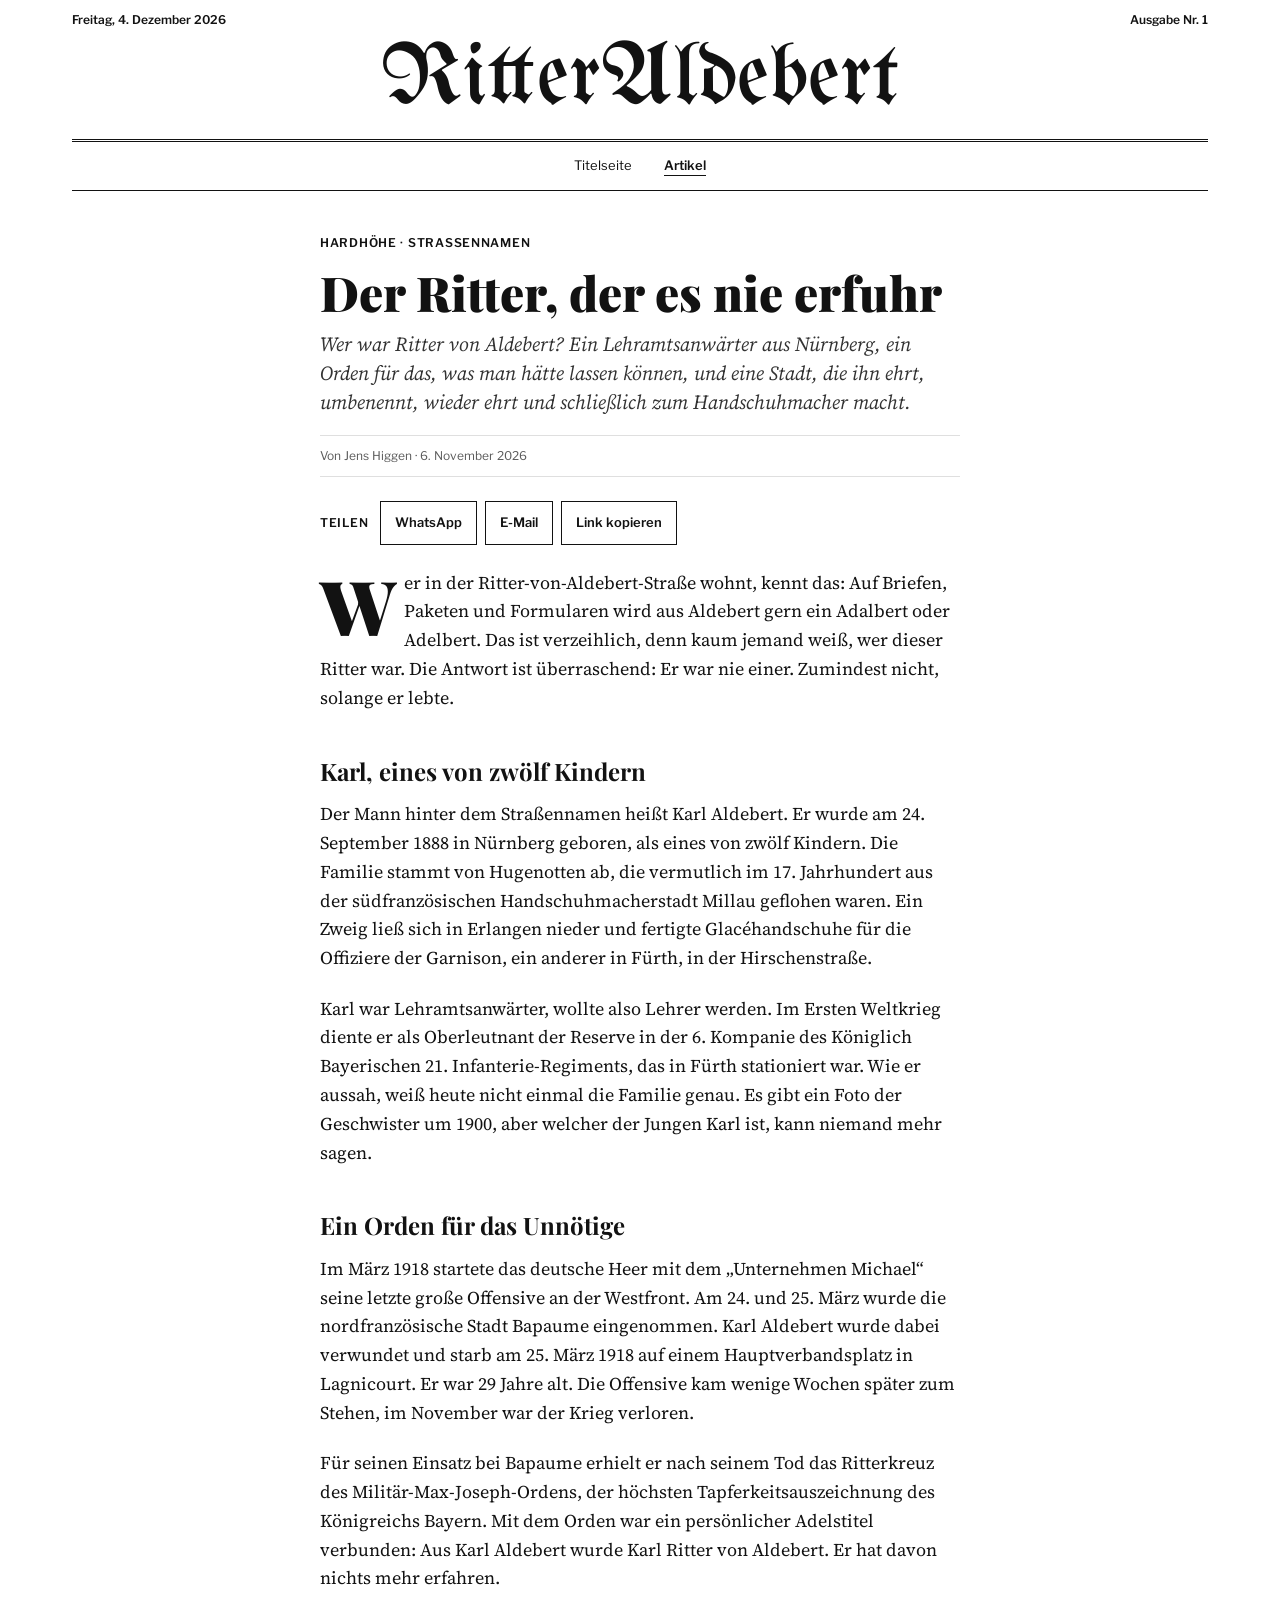
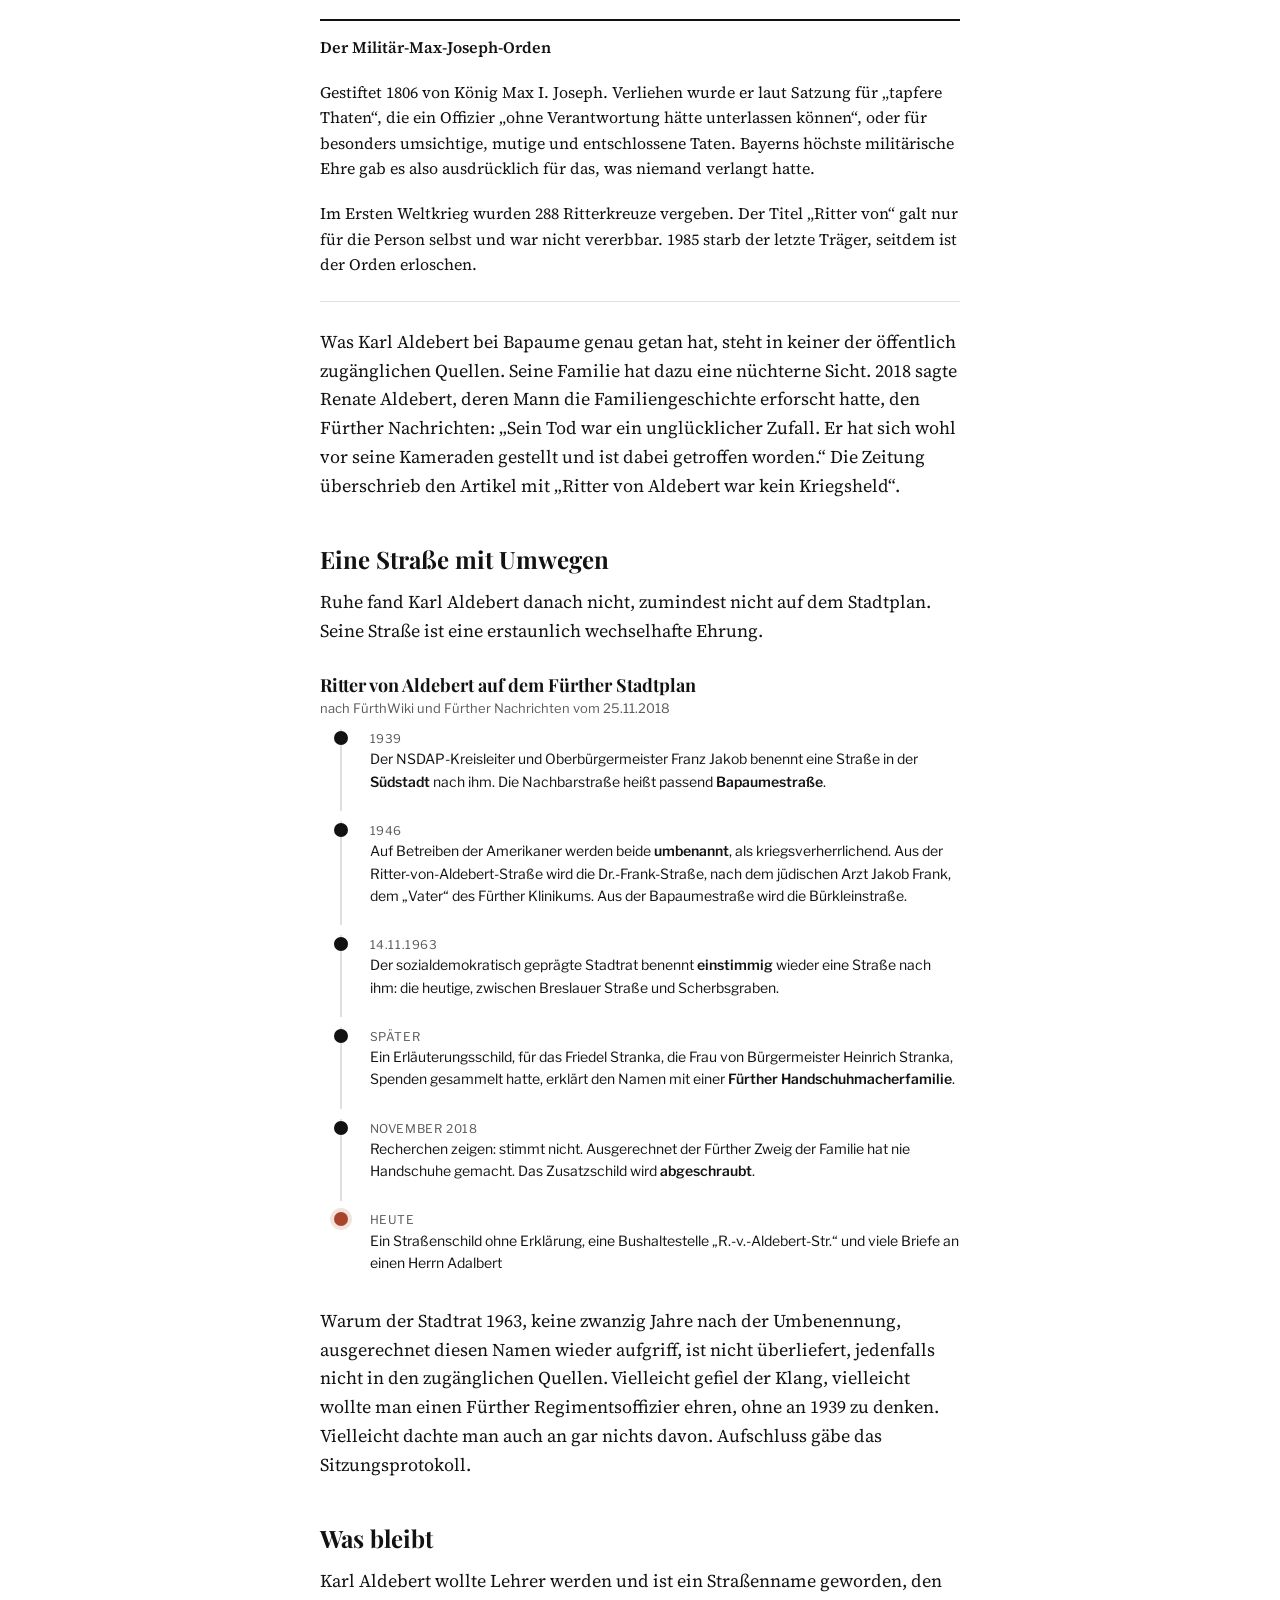
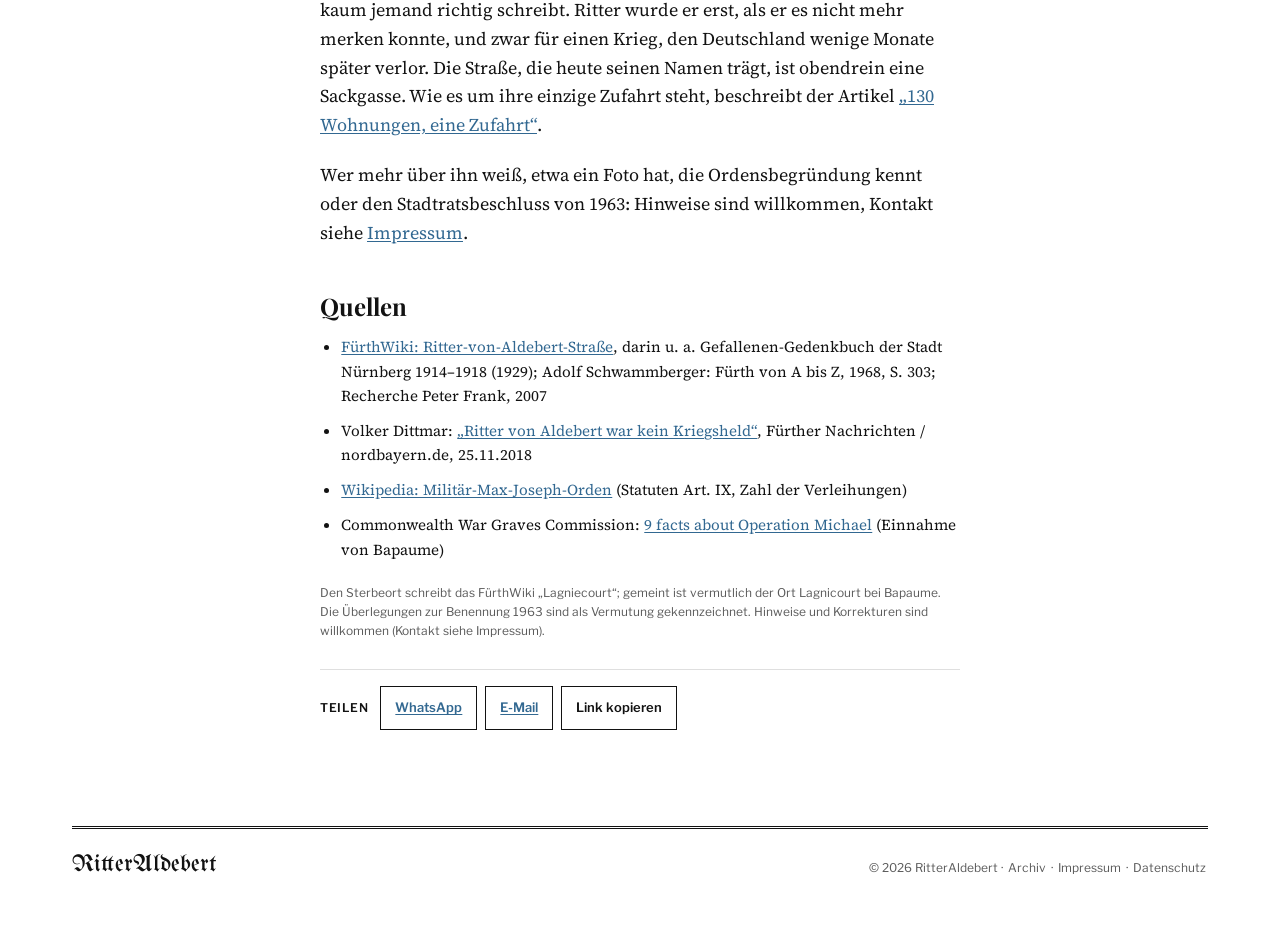
<file: artikel/ritter-von-aldebert.html>
<!doctype html>
<html lang="de">
<head>
  <meta charset="utf-8">
  <meta name="viewport" content="width=device-width, initial-scale=1">
  <title>Der Ritter, der es nie erfuhr – RitterAldebert</title>
  <meta name="description" content="Wer war Ritter von Aldebert? Ein Lehramtsanwärter aus Nürnberg, ein Orden für das, was man hätte lassen können, und eine Stadt, die ihn ehrt, umbenennt, wieder ehrt und schließlich zum Handschuhmacher macht.">
  <link rel="stylesheet" href="../assets/css/fonts.css">
  <link rel="stylesheet" href="../assets/css/style.css">
</head>
<body>
  <header class="wrap">
    <div class="topline"><span id="heute"></span><span>Ausgabe Nr. 1</span></div>
    <div class="masthead"><a href="../index.html">RitterAldebert</a></div>
  </header>
  <nav class="sections wrap" aria-label="Rubriken">
    <ul>
      <li><a href="../index.html">Titelseite</a></li>
      <li><a href="index.html" aria-current="page">Artikel</a></li>
    </ul>
  </nav>

  <main class="wrap">
    <article class="article">
      <span class="kicker">Hardhöhe · Straßennamen</span>
      <h1>Der Ritter, der es nie erfuhr</h1>
      <p class="dek">Wer war Ritter von Aldebert? Ein Lehramtsanwärter aus Nürnberg, ein Orden für das, was man hätte lassen können, und eine Stadt, die ihn ehrt, umbenennt, wieder ehrt und schließlich zum Handschuhmacher macht.</p>
      <p class="byline">Von Jens Higgen · <time datetime="2026-11-06">6. November 2026</time></p>
      <div class="share"></div>

      <div class="body">
        <p>Wer in der Ritter-von-Aldebert-Straße wohnt, kennt das: Auf Briefen, Paketen und Formularen wird aus Aldebert gern ein Adalbert oder Adelbert. Das ist verzeihlich, denn kaum jemand weiß, wer dieser Ritter war. Die Antwort ist überraschend: Er war nie einer. Zumindest nicht, solange er lebte.</p>

        <h2>Karl, eines von zwölf Kindern</h2>
        <p>Der Mann hinter dem Straßennamen heißt Karl Aldebert. Er wurde am 24. September 1888 in Nürnberg geboren, als eines von zwölf Kindern. Die Familie stammt von Hugenotten ab, die vermutlich im 17. Jahrhundert aus der südfranzösischen Handschuhmacherstadt Millau geflohen waren. Ein Zweig ließ sich in Erlangen nieder und fertigte Glacéhandschuhe für die Offiziere der Garnison, ein anderer in Fürth, in der Hirschenstraße.</p>

        <p>Karl war Lehramtsanwärter, wollte also Lehrer werden. Im Ersten Weltkrieg diente er als Oberleutnant der Reserve in der 6. Kompanie des Königlich Bayerischen 21. Infanterie-Regiments, das in Fürth stationiert war. Wie er aussah, weiß heute nicht einmal die Familie genau. Es gibt ein Foto der Geschwister um 1900, aber welcher der Jungen Karl ist, kann niemand mehr sagen.</p>

        <h2>Ein Orden für das Unnötige</h2>
        <p>Im März 1918 startete das deutsche Heer mit dem „Unternehmen Michael“ seine letzte große Offensive an der Westfront. Am 24. und 25. März wurde die nordfranzösische Stadt Bapaume eingenommen. Karl Aldebert wurde dabei verwundet und starb am 25. März 1918 auf einem Hauptverbandsplatz in Lagnicourt. Er war 29 Jahre alt. Die Offensive kam wenige Wochen später zum Stehen, im November war der Krieg verloren.</p>

        <p>Für seinen Einsatz bei Bapaume erhielt er nach seinem Tod das Ritterkreuz des Militär-Max-Joseph-Ordens, der höchsten Tapferkeitsauszeichnung des Königreichs Bayern. Mit dem Orden war ein persönlicher Adelstitel verbunden: Aus Karl Aldebert wurde Karl Ritter von Aldebert. Er hat davon nichts mehr erfahren.</p>

        <div class="factbox">
          <p><strong>Der Militär-Max-Joseph-Orden</strong></p>
          <p>Gestiftet 1806 von König Max I. Joseph. Verliehen wurde er laut Satzung für „tapfere Thaten“, die ein Offizier „ohne Verantwortung hätte unterlassen können“, oder für besonders umsichtige, mutige und entschlossene Taten. Bayerns höchste militärische Ehre gab es also ausdrücklich für das, was niemand verlangt hatte.</p>
          <p>Im Ersten Weltkrieg wurden 288 Ritterkreuze vergeben. Der Titel „Ritter von“ galt nur für die Person selbst und war nicht vererbbar. 1985 starb der letzte Träger, seitdem ist der Orden erloschen.</p>
        </div>

        <p>Was Karl Aldebert bei Bapaume genau getan hat, steht in keiner der öffentlich zugänglichen Quellen. Seine Familie hat dazu eine nüchterne Sicht. 2018 sagte Renate Aldebert, deren Mann die Familiengeschichte erforscht hatte, den Fürther Nachrichten: „Sein Tod war ein unglücklicher Zufall. Er hat sich wohl vor seine Kameraden gestellt und ist dabei getroffen worden.“ Die Zeitung überschrieb den Artikel mit „Ritter von Aldebert war kein Kriegsheld“.</p>

        <h2>Eine Straße mit Umwegen</h2>
        <p>Ruhe fand Karl Aldebert danach nicht, zumindest nicht auf dem Stadtplan. Seine Straße ist eine erstaunlich wechselhafte Ehrung.</p>

        <figure class="graphic">
          <p class="g-title">Ritter von Aldebert auf dem Fürther Stadtplan</p>
          <p class="g-sub">nach FürthWiki und Fürther Nachrichten vom 25.11.2018</p>
          <ol class="process">
            <li class="done"><span class="when">1939</span>Der NSDAP-Kreisleiter und Oberbürgermeister Franz Jakob benennt eine Straße in der <strong>Südstadt</strong> nach ihm. Die Nachbarstraße heißt passend <strong>Bapaumestraße</strong>.</li>
            <li class="done"><span class="when">1946</span>Auf Betreiben der Amerikaner werden beide <strong>umbenannt</strong>, als kriegsverherrlichend. Aus der Ritter-von-Aldebert-Straße wird die Dr.-Frank-Straße, nach dem jüdischen Arzt Jakob Frank, dem „Vater“ des Fürther Klinikums. Aus der Bapaumestraße wird die Bürkleinstraße.</li>
            <li class="done"><span class="when">14.11.1963</span>Der sozialdemokratisch geprägte Stadtrat benennt <strong>einstimmig</strong> wieder eine Straße nach ihm: die heutige, zwischen Breslauer Straße und Scherbsgraben.</li>
            <li class="done"><span class="when">später</span>Ein Erläuterungsschild, für das Friedel Stranka, die Frau von Bürgermeister Heinrich Stranka, Spenden gesammelt hatte, erklärt den Namen mit einer <strong>Fürther Handschuhmacherfamilie</strong>.</li>
            <li class="done"><span class="when">November 2018</span>Recherchen zeigen: stimmt nicht. Ausgerechnet der Fürther Zweig der Familie hat nie Handschuhe gemacht. Das Zusatzschild wird <strong>abgeschraubt</strong>.</li>
            <li class="now"><span class="when">heute</span>Ein Straßenschild ohne Erklärung, eine Bushaltestelle „R.-v.-Aldebert-Str.“ und viele Briefe an einen Herrn Adalbert</li>
          </ol>
        </figure>

        <p>Warum der Stadtrat 1963, keine zwanzig Jahre nach der Umbenennung, ausgerechnet diesen Namen wieder aufgriff, ist nicht überliefert, jedenfalls nicht in den zugänglichen Quellen. Vielleicht gefiel der Klang, vielleicht wollte man einen Fürther Regimentsoffizier ehren, ohne an 1939 zu denken. Vielleicht dachte man auch an gar nichts davon. Aufschluss gäbe das Sitzungsprotokoll.</p>

        <h2>Was bleibt</h2>
        <p>Karl Aldebert wollte Lehrer werden und ist ein Straßenname geworden, den kaum jemand richtig schreibt. Ritter wurde er erst, als er es nicht mehr merken konnte, und zwar für einen Krieg, den Deutschland wenige Monate später verlor. Die Straße, die heute seinen Namen trägt, ist obendrein eine Sackgasse. Wie es um ihre einzige Zufahrt steht, beschreibt der Artikel <a href="ritter-von-aldebert-strasse-verkehr.html">„130 Wohnungen, eine Zufahrt“</a>.</p>

        <p>Wer mehr über ihn weiß, etwa ein Foto hat, die Ordensbegründung kennt oder den Stadtratsbeschluss von 1963: Hinweise sind willkommen, Kontakt siehe <a href="../impressum.html">Impressum</a>.</p>

        <h2>Quellen</h2>
        <ul class="sources">
          <li><a href="https://www.fuerthwiki.de/wiki/index.php/Ritter-von-Aldebert-Stra%C3%9Fe">FürthWiki: Ritter-von-Aldebert-Straße</a>, darin u. a. Gefallenen-Gedenkbuch der Stadt Nürnberg 1914–1918 (1929); Adolf Schwammberger: Fürth von A bis Z, 1968, S. 303; Recherche Peter Frank, 2007</li>
          <li>Volker Dittmar: <a href="https://www.nordbayern.de/fuerth/ritter-von-aldebert-war-kein-kriegsheld-1.8334946">„Ritter von Aldebert war kein Kriegsheld“</a>, Fürther Nachrichten / nordbayern.de, 25.11.2018</li>
          <li><a href="https://de.wikipedia.org/wiki/Milit%C3%A4r-Max-Joseph-Orden">Wikipedia: Militär-Max-Joseph-Orden</a> (Statuten Art. IX, Zahl der Verleihungen)</li>
          <li>Commonwealth War Graves Commission: <a href="https://www.cwgc.org/our-work/news/9-facts-about-operation-michael/">9 facts about Operation Michael</a> (Einnahme von Bapaume)</li>
        </ul>
        <p class="meta">Den Sterbeort schreibt das FürthWiki „Lagniecourt“; gemeint ist vermutlich der Ort Lagnicourt bei Bapaume. Die Überlegungen zur Benennung 1963 sind als Vermutung gekennzeichnet. Hinweise und Korrekturen sind willkommen (Kontakt siehe Impressum).</p>
        <div class="share share-end"></div>
      </div>
    </article>
  </main>

  <footer class="wrap">
    <div class="footer"><span class="mark">RitterAldebert</span><span>© 2026 RitterAldebert<span class="sep" aria-hidden="true"> · </span><a href="index.html">Archiv</a><span class="sep" aria-hidden="true"> · </span><a href="../impressum.html">Impressum</a><span class="sep" aria-hidden="true"> · </span><a href="../datenschutz.html">Datenschutz</a></span></div>
  </footer>
  <script src="../assets/js/datum.js"></script>
  <script src="../assets/js/teilen.js"></script>
</body>
</html>
</file>
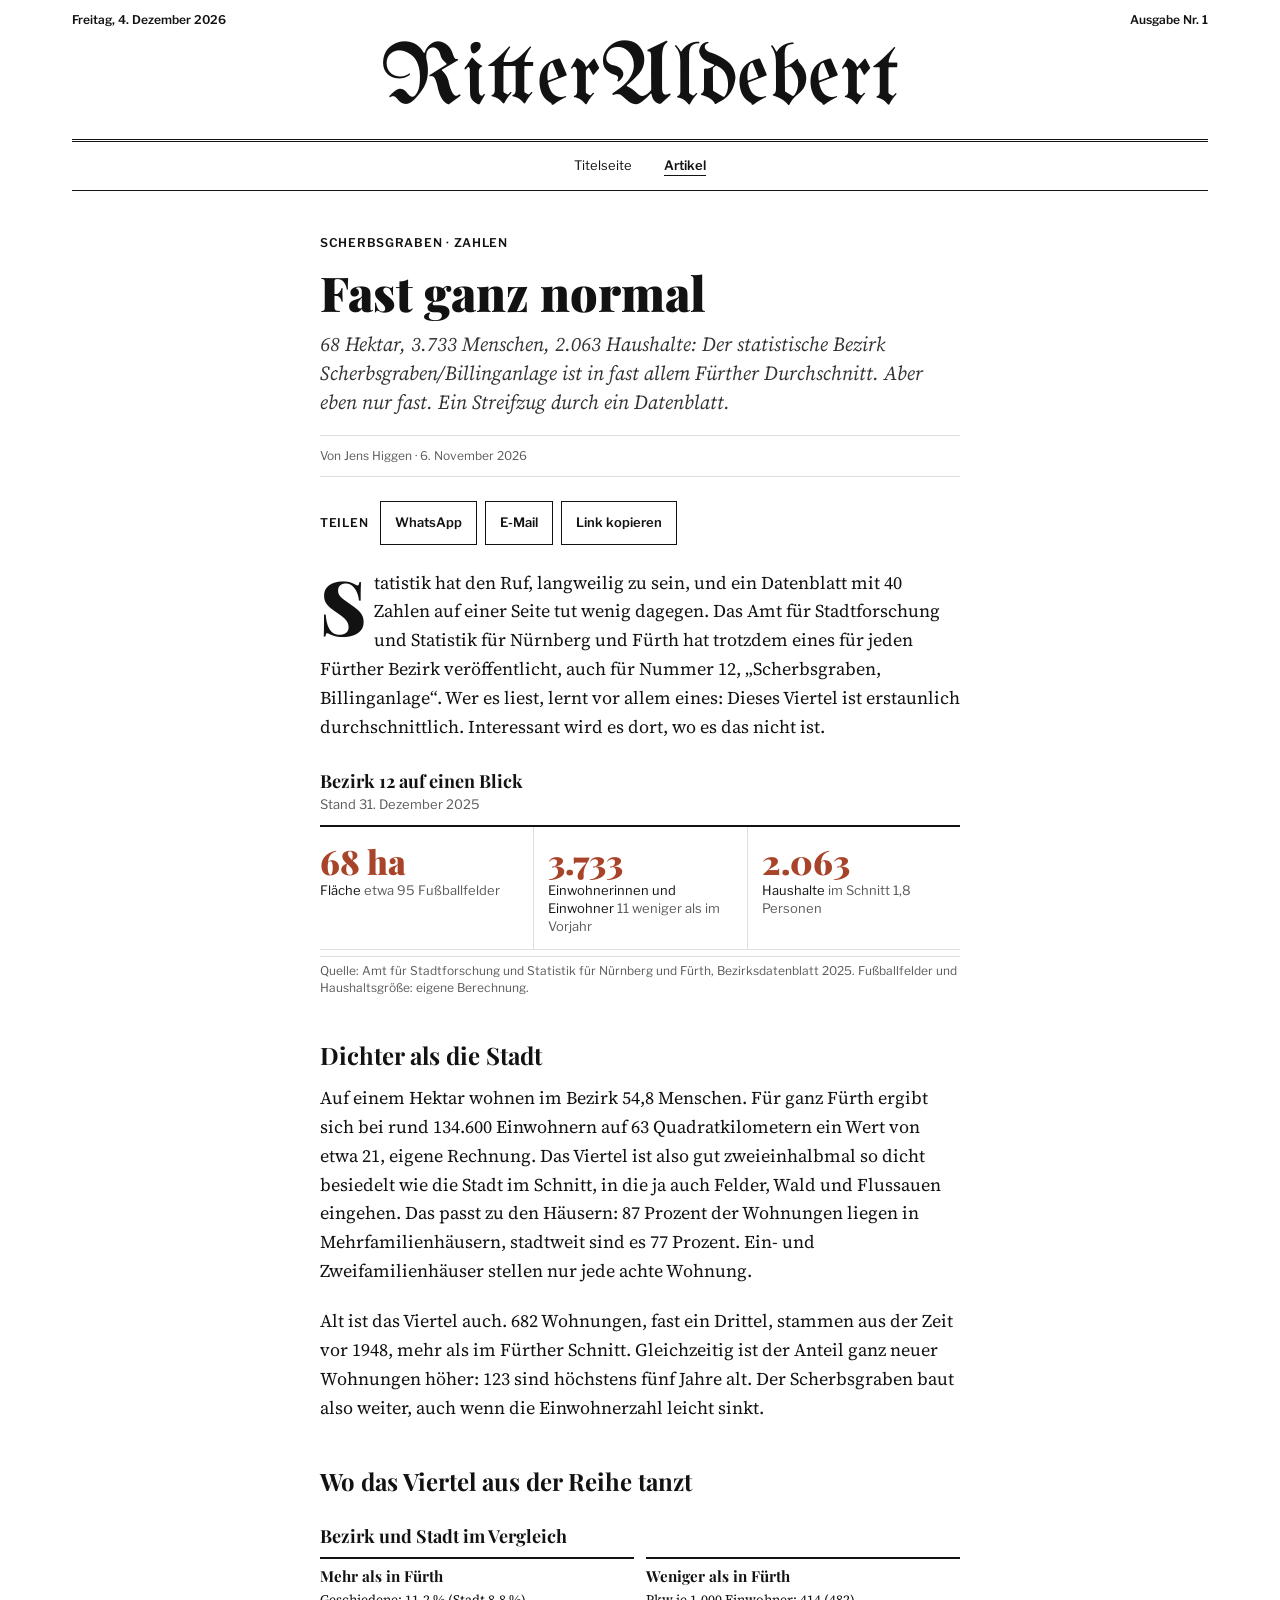
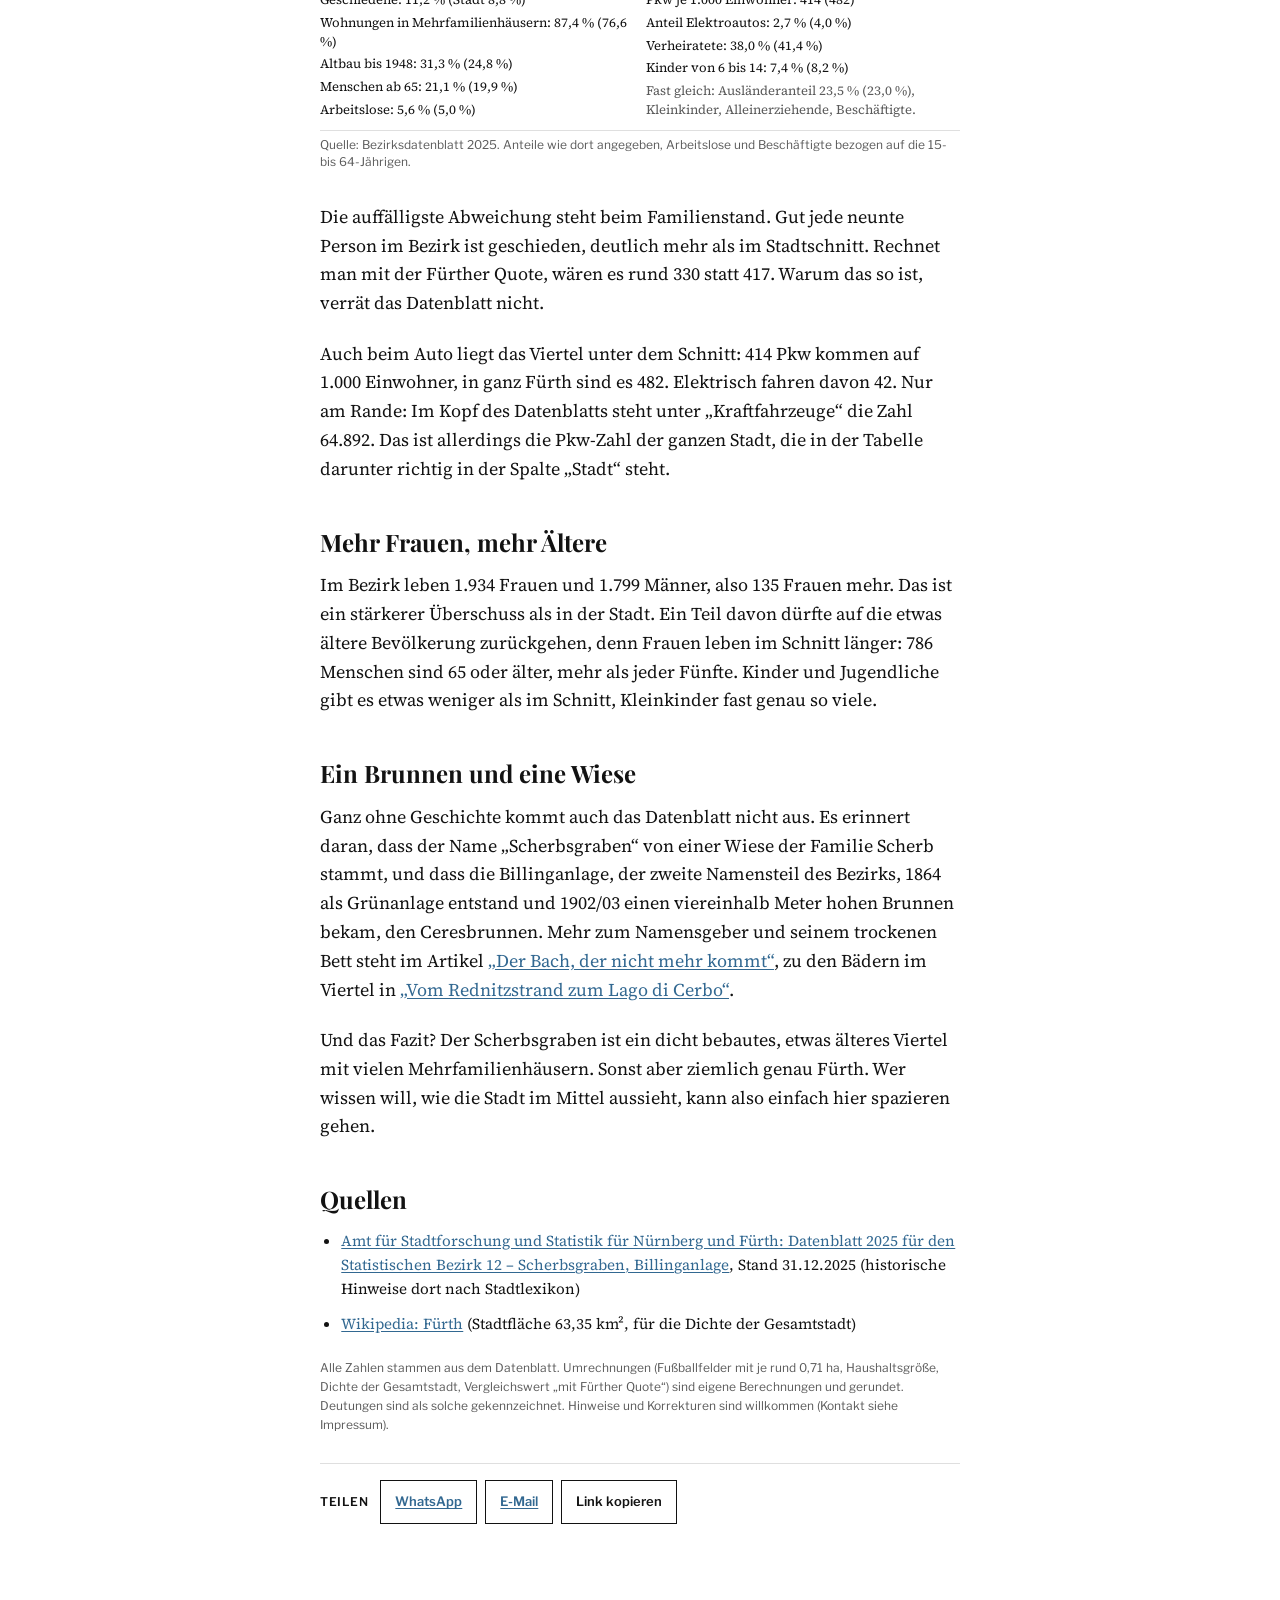
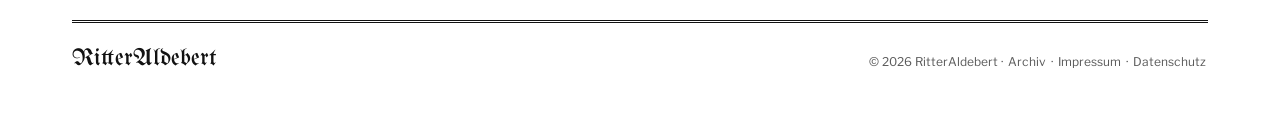
<file: artikel/scherbsgraben-in-zahlen.html>
<!doctype html>
<html lang="de">
<head>
  <meta charset="utf-8">
  <meta name="viewport" content="width=device-width, initial-scale=1">
  <title>Fast ganz normal – RitterAldebert</title>
  <meta name="description" content="68 Hektar, 3.733 Menschen, 2.063 Haushalte: Der statistische Bezirk Scherbsgraben/Billinganlage ist in fast allem Fürther Durchschnitt. Aber eben nur fast. Ein Streifzug durch ein Datenblatt.">
  <link rel="stylesheet" href="../assets/css/fonts.css">
  <link rel="stylesheet" href="../assets/css/style.css">
</head>
<body>
  <header class="wrap">
    <div class="topline"><span id="heute"></span><span>Ausgabe Nr. 1</span></div>
    <div class="masthead"><a href="../index.html">RitterAldebert</a></div>
  </header>
  <nav class="sections wrap" aria-label="Rubriken">
    <ul>
      <li><a href="../index.html">Titelseite</a></li>
      <li><a href="index.html" aria-current="page">Artikel</a></li>
    </ul>
  </nav>

  <main class="wrap">
    <article class="article">
      <span class="kicker">Scherbsgraben · Zahlen</span>
      <h1>Fast ganz normal</h1>
      <p class="dek">68 Hektar, 3.733 Menschen, 2.063 Haushalte: Der statistische Bezirk Scherbsgraben/Billinganlage ist in fast allem Fürther Durchschnitt. Aber eben nur fast. Ein Streifzug durch ein Datenblatt.</p>
      <p class="byline">Von Jens Higgen · <time datetime="2026-11-06">6. November 2026</time></p>
      <div class="share"></div>

      <div class="body">
        <p>Statistik hat den Ruf, langweilig zu sein, und ein Datenblatt mit 40 Zahlen auf einer Seite tut wenig dagegen. Das Amt für Stadtforschung und Statistik für Nürnberg und Fürth hat trotzdem eines für jeden Fürther Bezirk veröffentlicht, auch für Nummer 12, „Scherbsgraben, Billinganlage“. Wer es liest, lernt vor allem eines: Dieses Viertel ist erstaunlich durchschnittlich. Interessant wird es dort, wo es das nicht ist.</p>

        <figure class="graphic">
          <p class="g-title">Bezirk 12 auf einen Blick</p>
          <p class="g-sub">Stand 31. Dezember 2025</p>
          <div class="stats">
            <div class="stat"><span class="num">68 ha</span><span class="lbl">Fläche <em>etwa 95 Fußballfelder</em></span></div>
            <div class="stat"><span class="num">3.733</span><span class="lbl">Einwohnerinnen und Einwohner <em>11 weniger als im Vorjahr</em></span></div>
            <div class="stat"><span class="num">2.063</span><span class="lbl">Haushalte <em>im Schnitt 1,8 Personen</em></span></div>
          </div>
          <figcaption>Quelle: Amt für Stadtforschung und Statistik für Nürnberg und Fürth, Bezirksdatenblatt 2025. Fußballfelder und Haushaltsgröße: eigene Berechnung.</figcaption>
        </figure>

        <h2>Dichter als die Stadt</h2>
        <p>Auf einem Hektar wohnen im Bezirk 54,8 Menschen. Für ganz Fürth ergibt sich bei rund 134.600 Einwohnern auf 63 Quadratkilometern ein Wert von etwa 21, eigene Rechnung. Das Viertel ist also gut zweieinhalbmal so dicht besiedelt wie die Stadt im Schnitt, in die ja auch Felder, Wald und Flussauen eingehen. Das passt zu den Häusern: 87 Prozent der Wohnungen liegen in Mehrfamilienhäusern, stadtweit sind es 77 Prozent. Ein- und Zweifamilienhäuser stellen nur jede achte Wohnung.</p>

        <p>Alt ist das Viertel auch. 682 Wohnungen, fast ein Drittel, stammen aus der Zeit vor 1948, mehr als im Fürther Schnitt. Gleichzeitig ist der Anteil ganz neuer Wohnungen höher: 123 sind höchstens fünf Jahre alt. Der Scherbsgraben baut also weiter, auch wenn die Einwohnerzahl leicht sinkt.</p>

        <h2>Wo das Viertel aus der Reihe tanzt</h2>
        <figure class="graphic">
          <p class="g-title">Bezirk und Stadt im Vergleich</p>
          <div class="paths">
            <div>
              <h4>Mehr als in Fürth</h4>
              <p>Geschiedene: 11,2 % (Stadt 8,8 %)</p>
              <p>Wohnungen in Mehrfamilienhäusern: 87,4 % (76,6 %)</p>
              <p>Altbau bis 1948: 31,3 % (24,8 %)</p>
              <p>Menschen ab 65: 21,1 % (19,9 %)</p>
              <p>Arbeitslose: 5,6 % (5,0 %)</p>
            </div>
            <div>
              <h4>Weniger als in Fürth</h4>
              <p>Pkw je 1.000 Einwohner: 414 (482)</p>
              <p>Anteil Elektroautos: 2,7 % (4,0 %)</p>
              <p>Verheiratete: 38,0 % (41,4 %)</p>
              <p>Kinder von 6 bis 14: 7,4 % (8,2 %)</p>
              <p class="pro">Fast gleich: Ausländeranteil 23,5 % (23,0 %), Kleinkinder, Alleinerziehende, Beschäftigte.</p>
            </div>
          </div>
          <figcaption>Quelle: Bezirksdatenblatt 2025. Anteile wie dort angegeben, Arbeitslose und Beschäftigte bezogen auf die 15- bis 64-Jährigen.</figcaption>
        </figure>

        <p>Die auffälligste Abweichung steht beim Familienstand. Gut jede neunte Person im Bezirk ist geschieden, deutlich mehr als im Stadtschnitt. Rechnet man mit der Fürther Quote, wären es rund 330 statt 417. Warum das so ist, verrät das Datenblatt nicht.</p>

        <p>Auch beim Auto liegt das Viertel unter dem Schnitt: 414 Pkw kommen auf 1.000 Einwohner, in ganz Fürth sind es 482. Elektrisch fahren davon 42. Nur am Rande: Im Kopf des Datenblatts steht unter „Kraftfahrzeuge“ die Zahl 64.892. Das ist allerdings die Pkw-Zahl der ganzen Stadt, die in der Tabelle darunter richtig in der Spalte „Stadt“ steht.</p>

        <h2>Mehr Frauen, mehr Ältere</h2>
        <p>Im Bezirk leben 1.934 Frauen und 1.799 Männer, also 135 Frauen mehr. Das ist ein stärkerer Überschuss als in der Stadt. Ein Teil davon dürfte auf die etwas ältere Bevölkerung zurückgehen, denn Frauen leben im Schnitt länger: 786 Menschen sind 65 oder älter, mehr als jeder Fünfte. Kinder und Jugendliche gibt es etwas weniger als im Schnitt, Kleinkinder fast genau so viele.</p>

        <h2>Ein Brunnen und eine Wiese</h2>
        <p>Ganz ohne Geschichte kommt auch das Datenblatt nicht aus. Es erinnert daran, dass der Name „Scherbsgraben“ von einer Wiese der Familie Scherb stammt, und dass die Billinganlage, der zweite Namensteil des Bezirks, 1864 als Grünanlage entstand und 1902/03 einen viereinhalb Meter hohen Brunnen bekam, den Ceresbrunnen. Mehr zum Namensgeber und seinem trockenen Bett steht im Artikel <a href="scherbsgraben.html">„Der Bach, der nicht mehr kommt“</a>, zu den Bädern im Viertel in <a href="baeder-scherbsgraben.html">„Vom Rednitzstrand zum Lago di Cerbo“</a>.</p>

        <p>Und das Fazit? Der Scherbsgraben ist ein dicht bebautes, etwas älteres Viertel mit vielen Mehrfamilienhäusern. Sonst aber ziemlich genau Fürth. Wer wissen will, wie die Stadt im Mittel aussieht, kann also einfach hier spazieren gehen.</p>

        <h2>Quellen</h2>
        <ul class="sources">
          <li><a href="https://www.nuernberg.de/imperia/md/statistik/dokumente/bezirksdatenblatt/fue/bezirksdatenblatt_fue_2025_12-scherbsgraben-billinganlage.pdf">Amt für Stadtforschung und Statistik für Nürnberg und Fürth: Datenblatt 2025 für den Statistischen Bezirk 12 – Scherbsgraben, Billinganlage</a>, Stand 31.12.2025 (historische Hinweise dort nach Stadtlexikon)</li>
          <li><a href="https://de.wikipedia.org/wiki/F%C3%BCrth">Wikipedia: Fürth</a> (Stadtfläche 63,35 km², für die Dichte der Gesamtstadt)</li>
        </ul>
        <p class="meta">Alle Zahlen stammen aus dem Datenblatt. Umrechnungen (Fußballfelder mit je rund 0,71 ha, Haushaltsgröße, Dichte der Gesamtstadt, Vergleichswert „mit Fürther Quote“) sind eigene Berechnungen und gerundet. Deutungen sind als solche gekennzeichnet. Hinweise und Korrekturen sind willkommen (Kontakt siehe Impressum).</p>
        <div class="share share-end"></div>
      </div>
    </article>
  </main>

  <footer class="wrap">
    <div class="footer"><span class="mark">RitterAldebert</span><span>© 2026 RitterAldebert<span class="sep" aria-hidden="true"> · </span><a href="index.html">Archiv</a><span class="sep" aria-hidden="true"> · </span><a href="../impressum.html">Impressum</a><span class="sep" aria-hidden="true"> · </span><a href="../datenschutz.html">Datenschutz</a></span></div>
  </footer>
  <script src="../assets/js/datum.js"></script>
  <script src="../assets/js/teilen.js"></script>
</body>
</html>
</file>
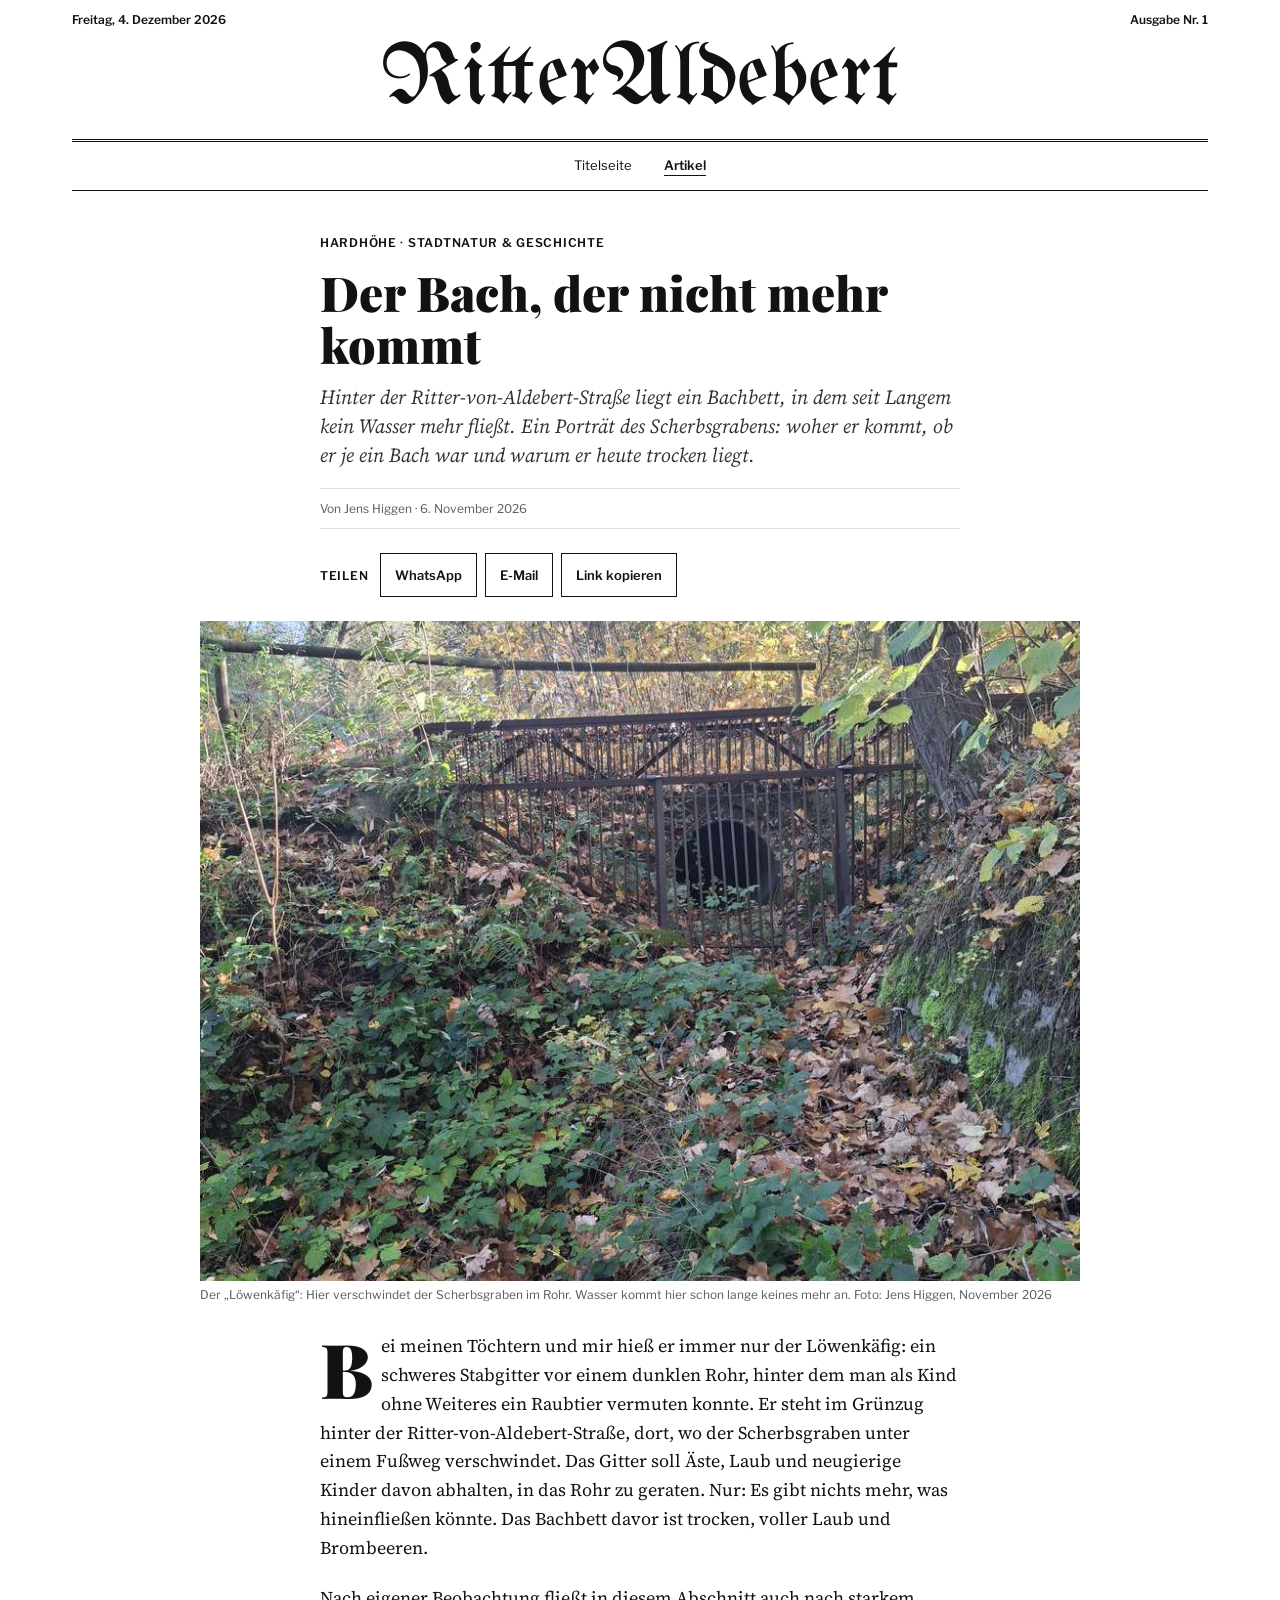
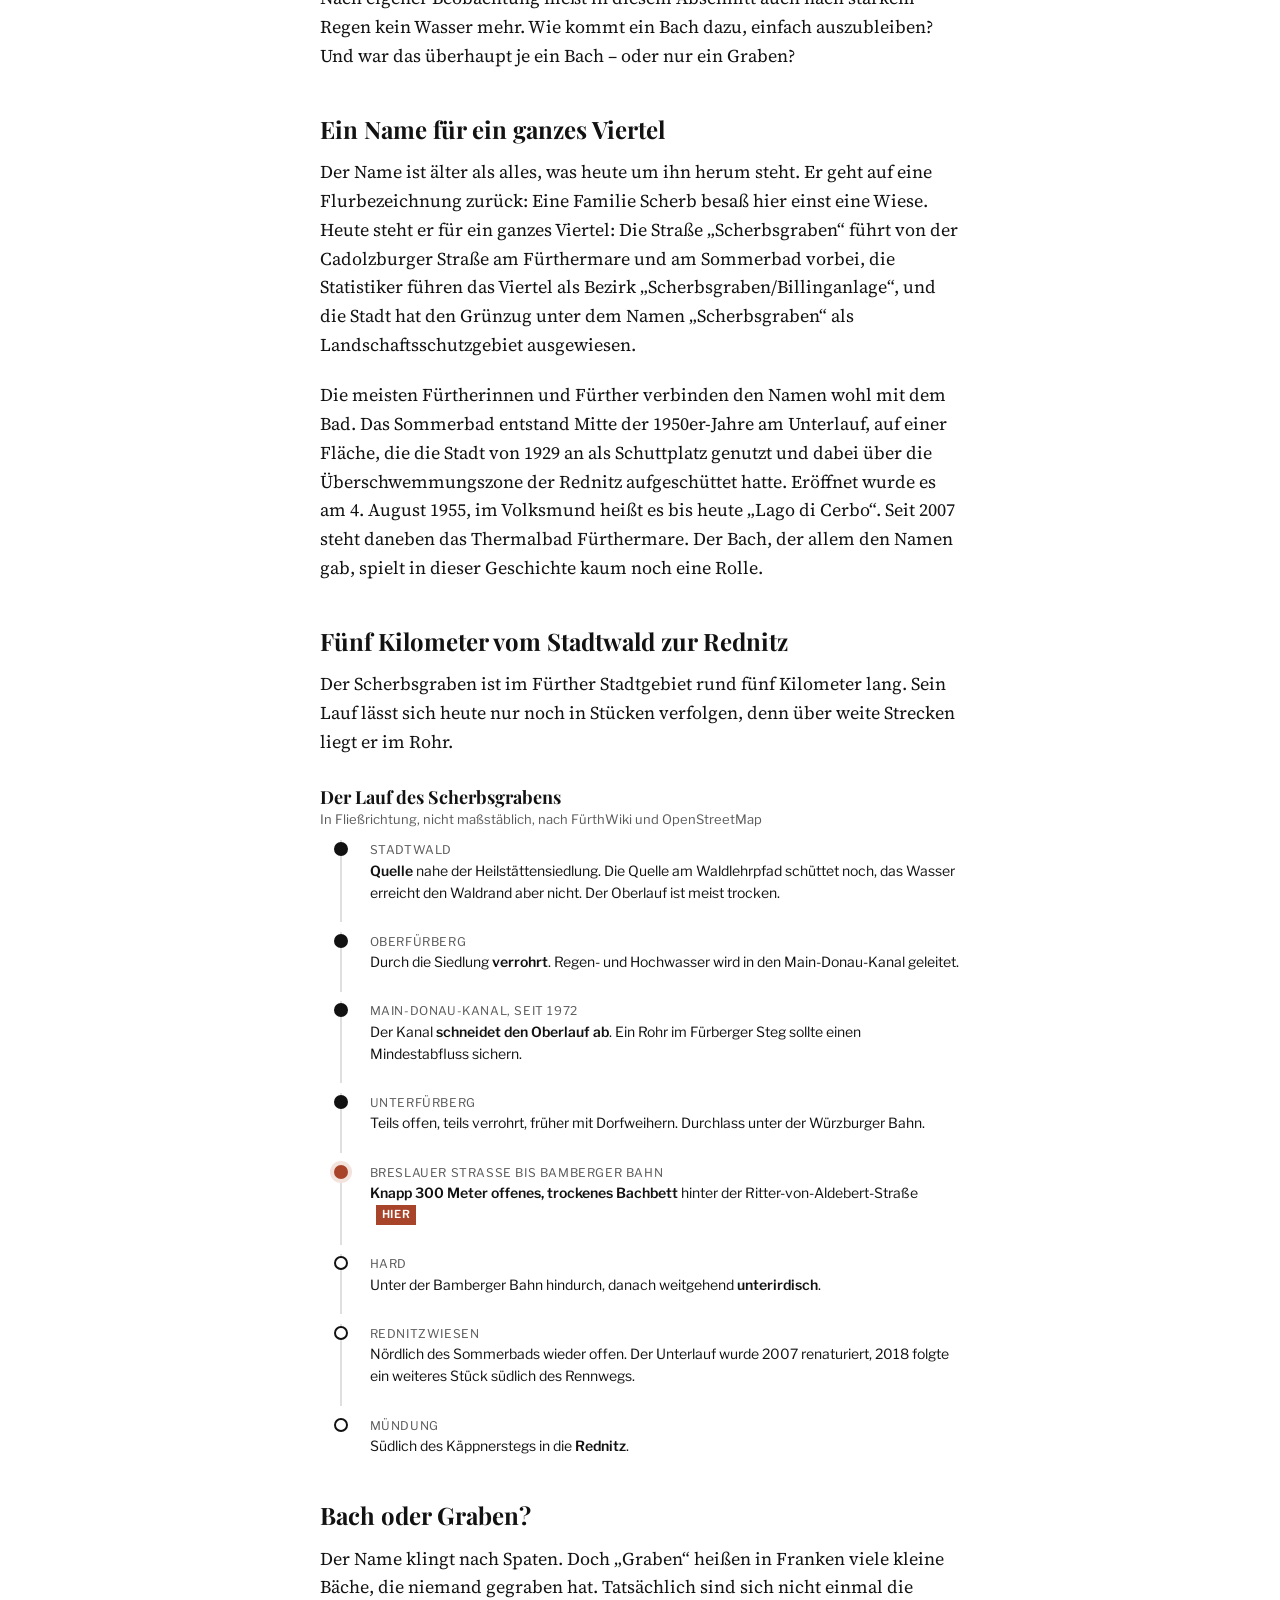
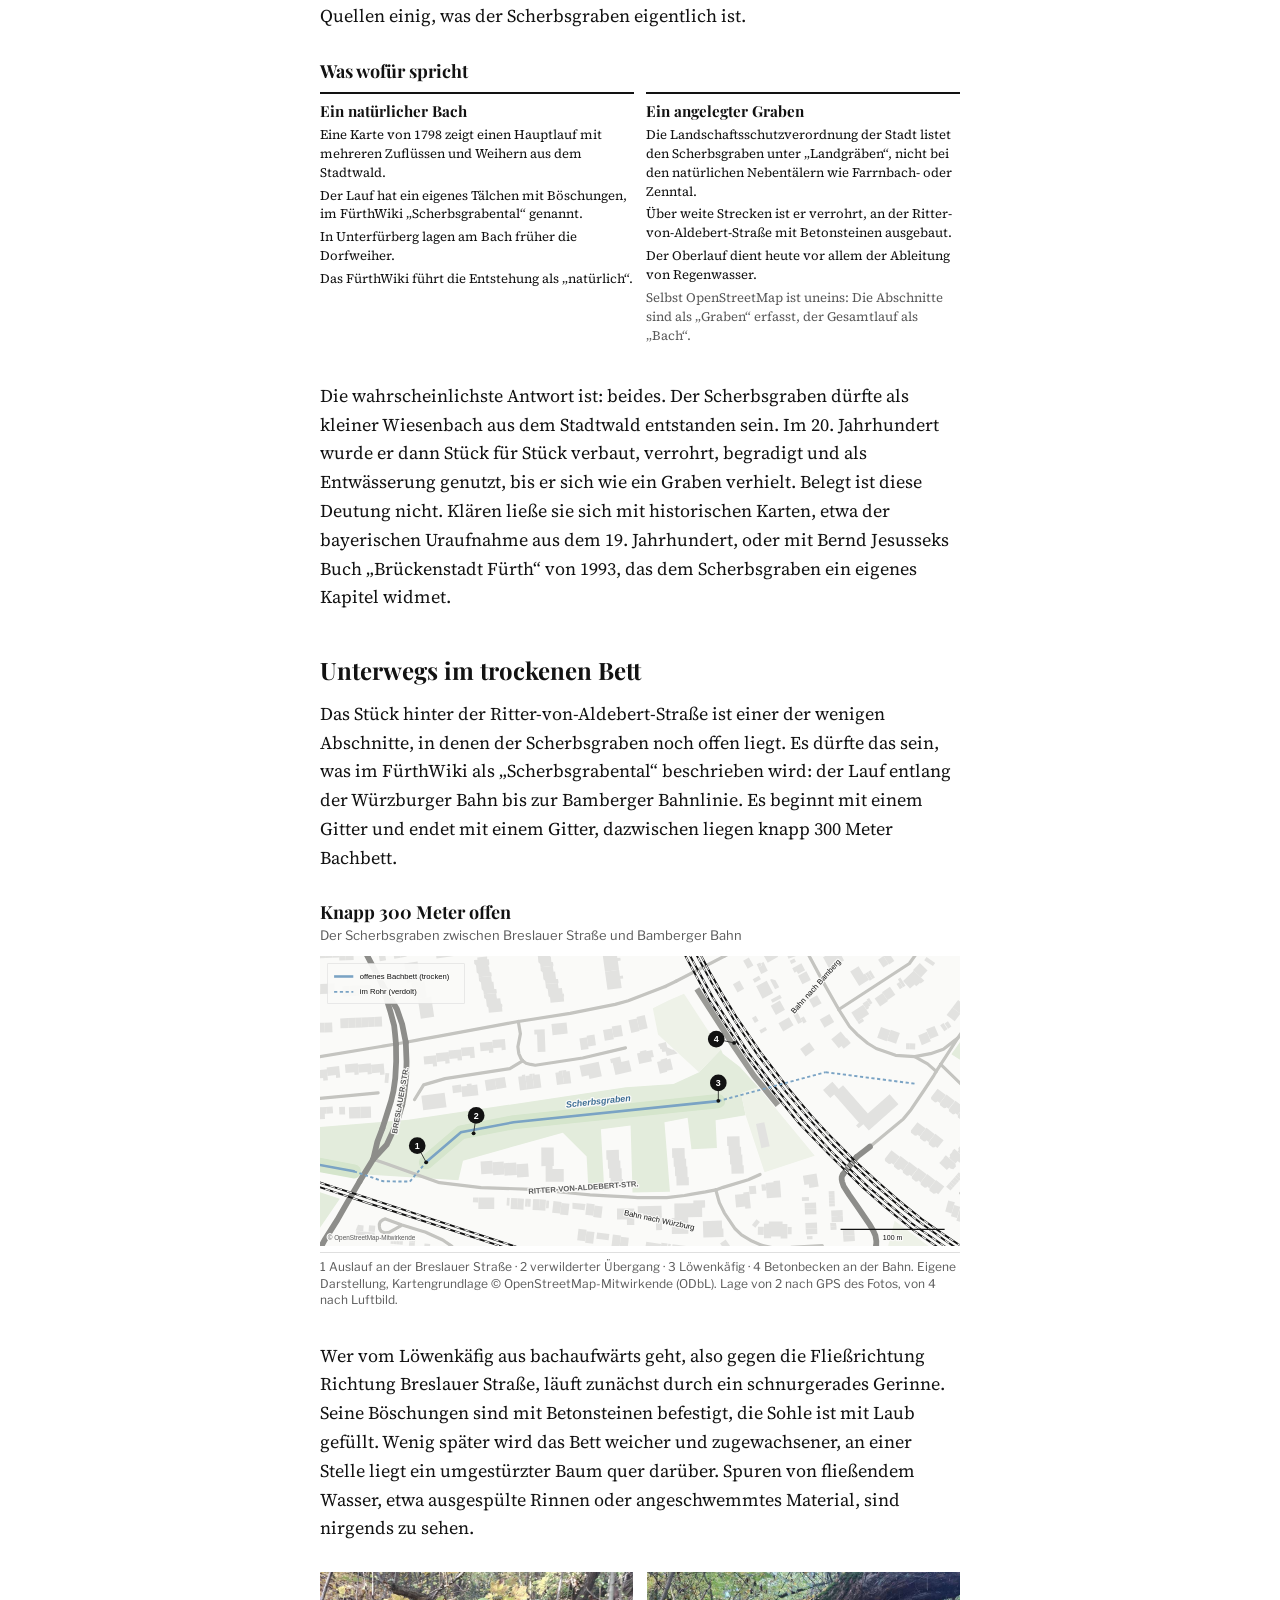
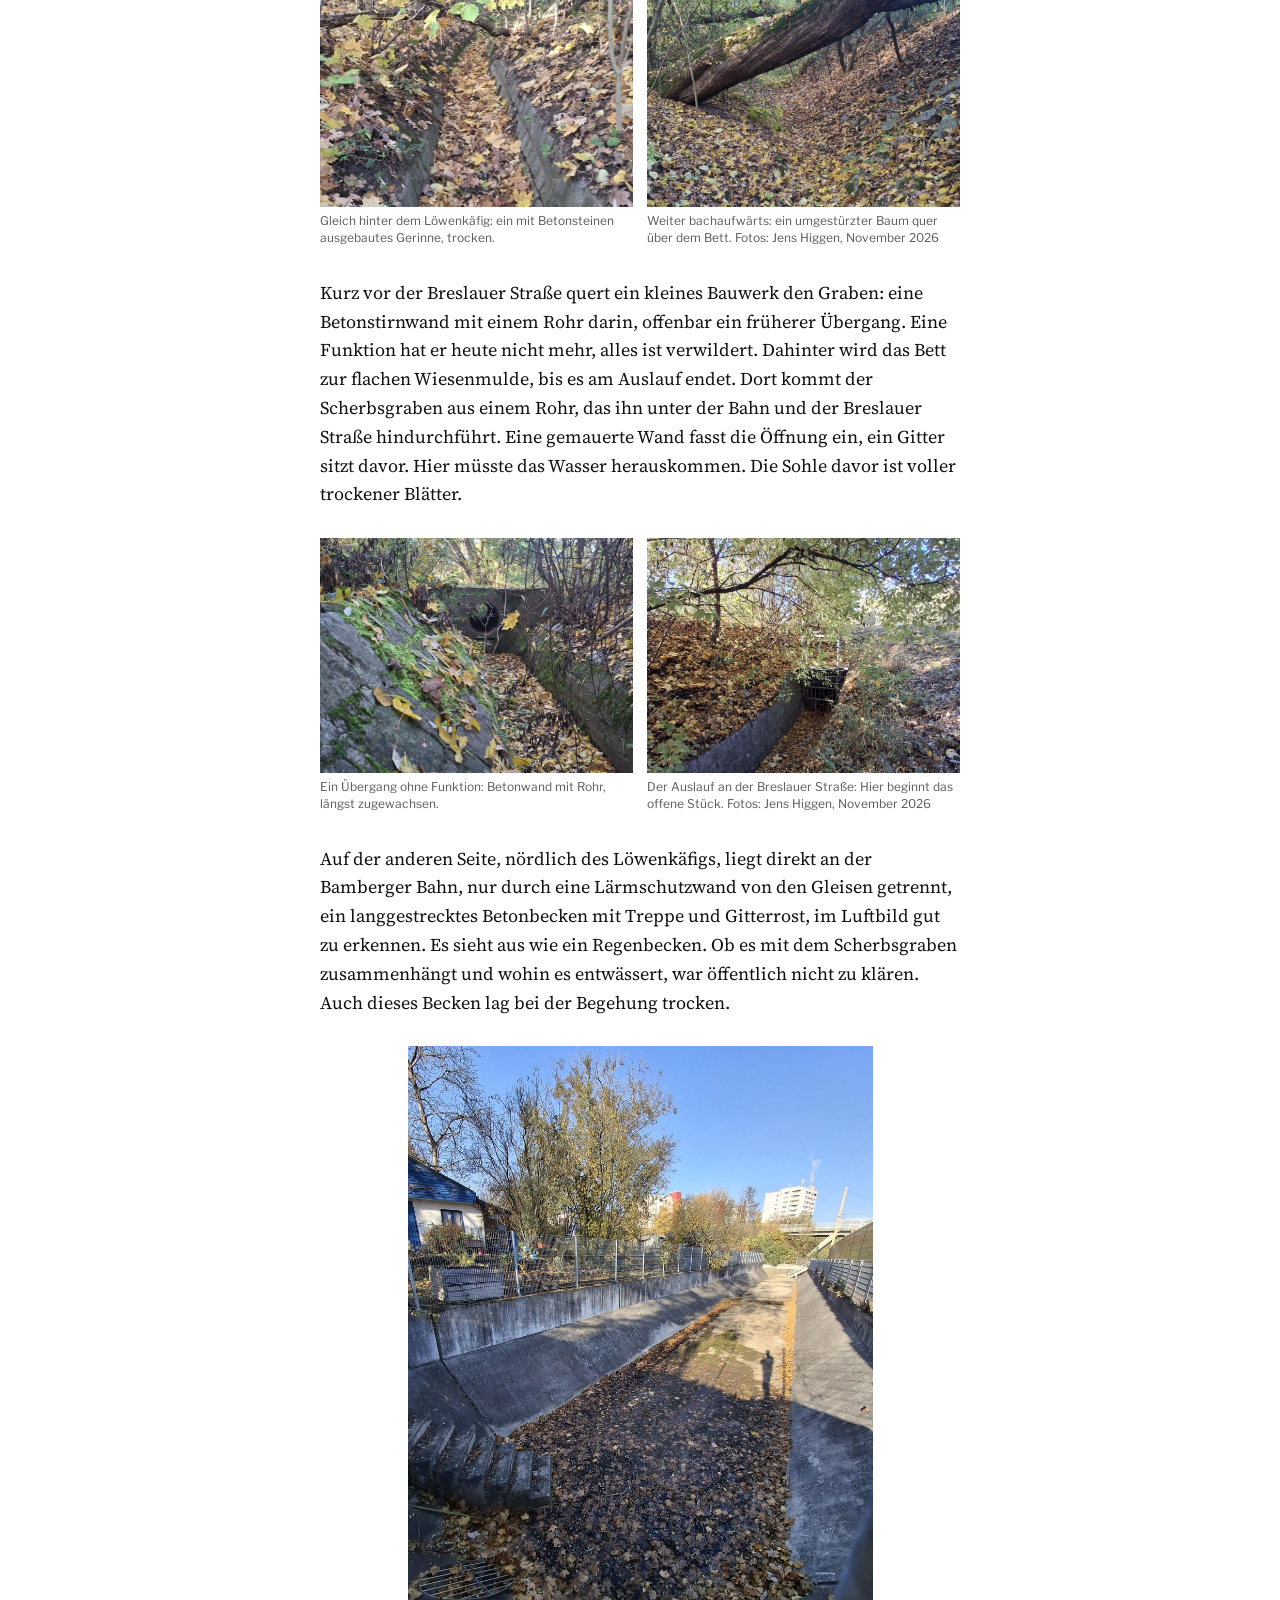
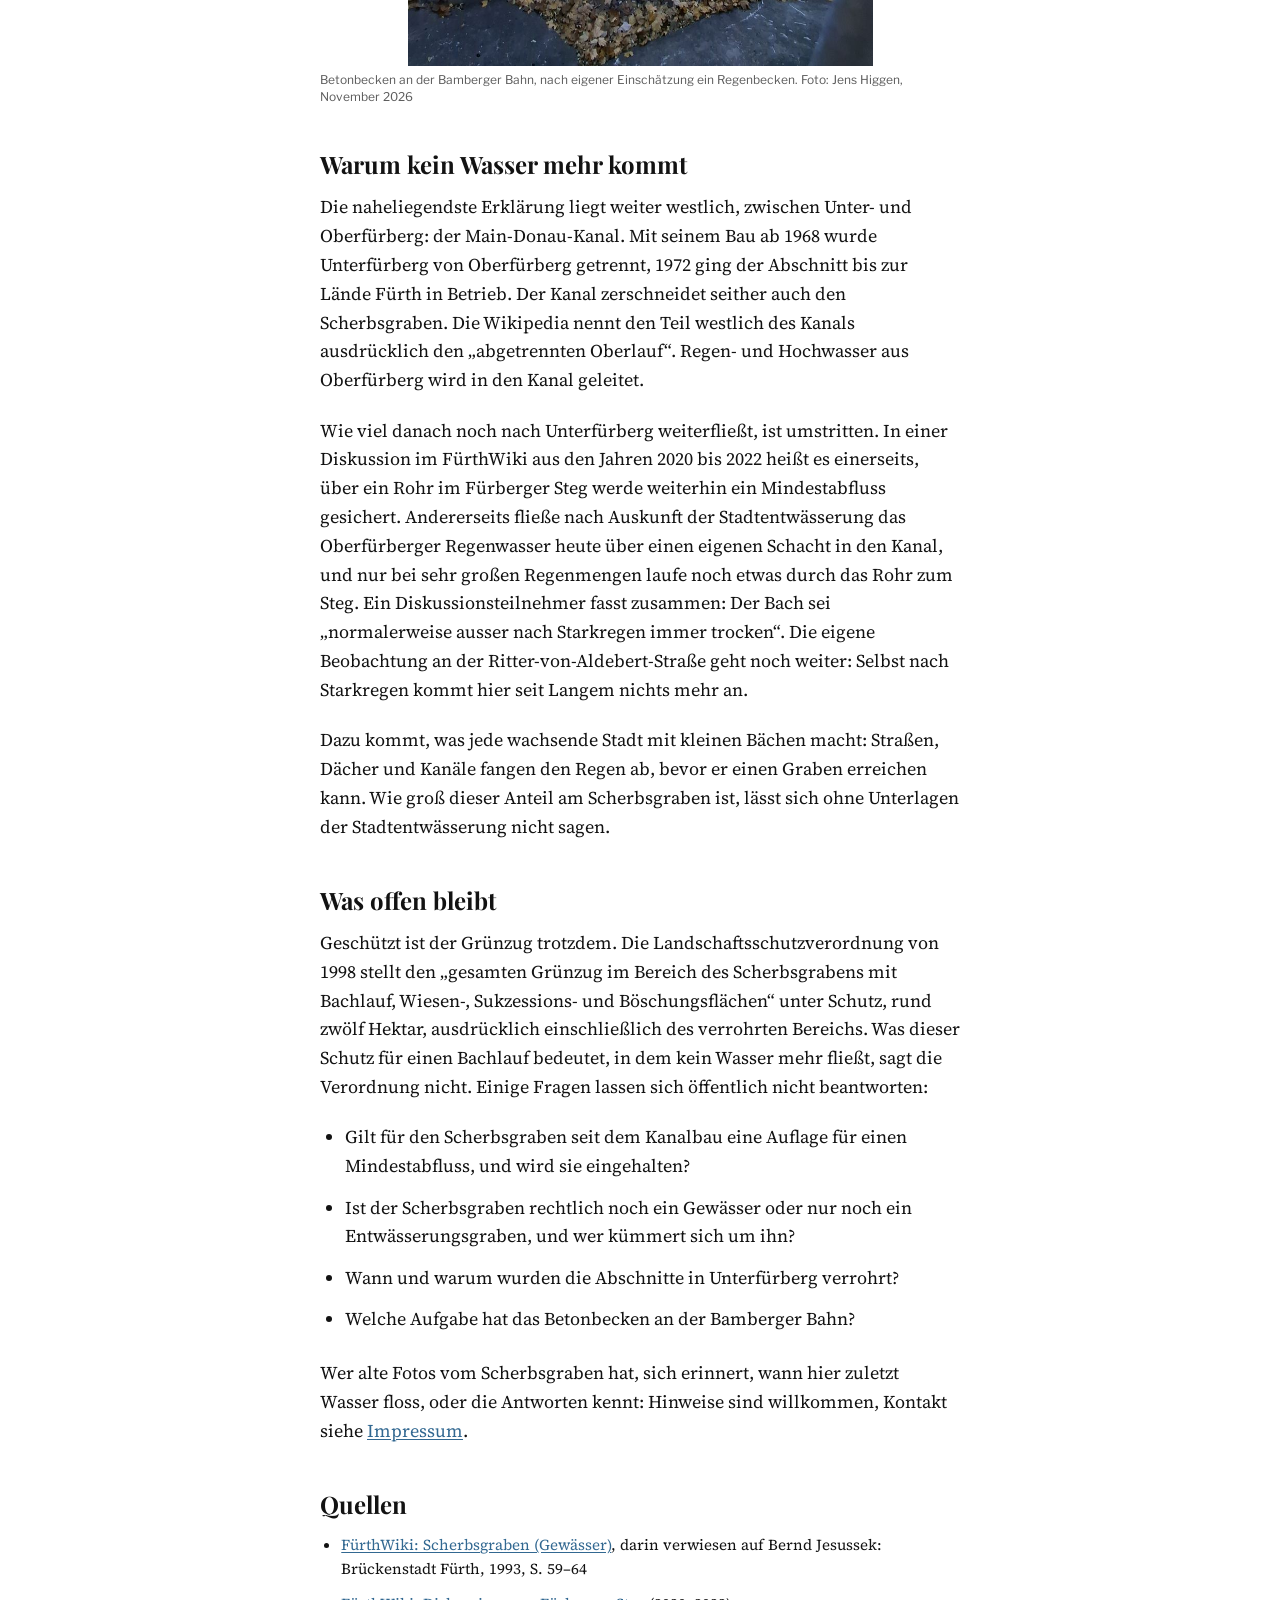
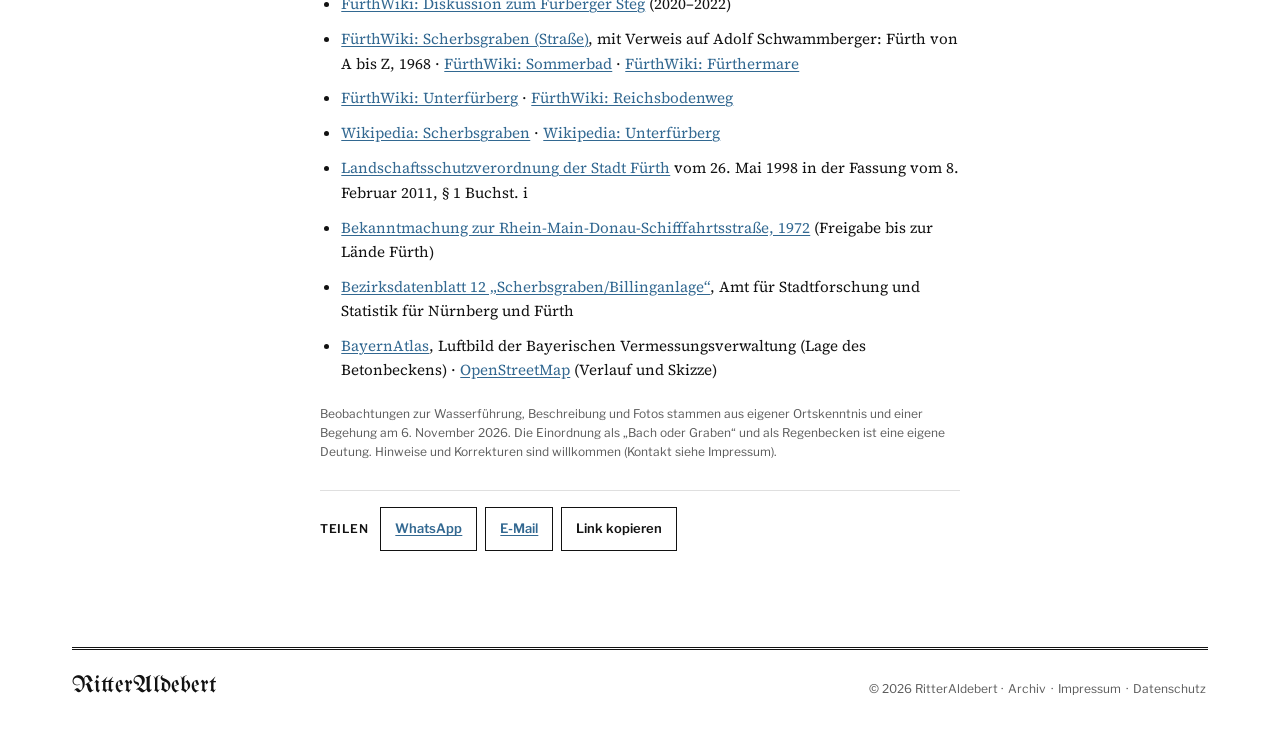
<file: artikel/scherbsgraben.html>
<!doctype html>
<html lang="de">
<head>
  <meta charset="utf-8">
  <meta name="viewport" content="width=device-width, initial-scale=1">
  <title>Der Bach, der nicht mehr kommt – RitterAldebert</title>
  <meta name="description" content="Hinter der Ritter-von-Aldebert-Straße liegt ein Bachbett, in dem seit Langem kein Wasser mehr fließt. Ein Porträt des Scherbsgrabens: woher er kommt, ob er je ein Bach war und warum er heute trocken liegt.">
  <link rel="stylesheet" href="../assets/css/fonts.css">
  <link rel="stylesheet" href="../assets/css/style.css">
</head>
<body>
  <header class="wrap">
    <div class="topline"><span id="heute"></span><span>Ausgabe Nr. 1</span></div>
    <div class="masthead"><a href="../index.html">RitterAldebert</a></div>
  </header>
  <nav class="sections wrap" aria-label="Rubriken">
    <ul>
      <li><a href="../index.html">Titelseite</a></li>
      <li><a href="index.html" aria-current="page">Artikel</a></li>
    </ul>
  </nav>

  <main class="wrap">
    <article class="article">
      <span class="kicker">Hardhöhe · Stadtnatur &amp; Geschichte</span>
      <h1>Der Bach, der nicht mehr kommt</h1>
      <p class="dek">Hinter der Ritter-von-Aldebert-Straße liegt ein Bachbett, in dem seit Langem kein Wasser mehr fließt. Ein Porträt des Scherbsgrabens: woher er kommt, ob er je ein Bach war und warum er heute trocken liegt.</p>
      <p class="byline">Von Jens Higgen · <time datetime="2026-11-06">6. November 2026</time></p>
      <div class="share"></div>

      <figure class="wide">
        <img class="crop-43" src="../assets/img/scherbsgraben/loewenkaefig.jpg" width="900" height="1200" style="object-position:center 55%" alt="Ein dunkles, rundes Rohr unter einem Fußweg, davor ein rostbraunes Stabgitter. Das Bachbett davor ist trocken und mit Laub und Brombeeren bedeckt.">
        <figcaption>Der „Löwenkäfig“: Hier verschwindet der Scherbsgraben im Rohr. Wasser kommt hier schon lange keines mehr an. Foto: Jens Higgen, November 2026</figcaption>
      </figure>

      <div class="body">
        <p>Bei meinen Töchtern und mir hieß er immer nur der Löwenkäfig: ein schweres Stabgitter vor einem dunklen Rohr, hinter dem man als Kind ohne Weiteres ein Raubtier vermuten konnte. Er steht im Grünzug hinter der Ritter-von-Aldebert-Straße, dort, wo der Scherbsgraben unter einem Fußweg verschwindet. Das Gitter soll Äste, Laub und neugierige Kinder davon abhalten, in das Rohr zu geraten. Nur: Es gibt nichts mehr, was hineinfließen könnte. Das Bachbett davor ist trocken, voller Laub und Brombeeren.</p>

        <p>Nach eigener Beobachtung fließt in diesem Abschnitt auch nach starkem Regen kein Wasser mehr. Wie kommt ein Bach dazu, einfach auszubleiben? Und war das überhaupt je ein Bach – oder nur ein Graben?</p>

        <h2>Ein Name für ein ganzes Viertel</h2>
        <p>Der Name ist älter als alles, was heute um ihn herum steht. Er geht auf eine Flurbezeichnung zurück: Eine Familie Scherb besaß hier einst eine Wiese. Heute steht er für ein ganzes Viertel: Die Straße „Scherbsgraben“ führt von der Cadolzburger Straße am Fürthermare und am Sommerbad vorbei, die Statistiker führen das Viertel als Bezirk „Scherbsgraben/Billinganlage“, und die Stadt hat den Grünzug unter dem Namen „Scherbsgraben“ als Landschaftsschutzgebiet ausgewiesen.</p>

        <p>Die meisten Fürtherinnen und Fürther verbinden den Namen wohl mit dem Bad. Das Sommerbad entstand Mitte der 1950er-Jahre am Unterlauf, auf einer Fläche, die die Stadt von 1929 an als Schuttplatz genutzt und dabei über die Überschwemmungszone der Rednitz aufgeschüttet hatte. Eröffnet wurde es am 4. August 1955, im Volksmund heißt es bis heute „Lago di Cerbo“. Seit 2007 steht daneben das Thermalbad Fürthermare. Der Bach, der allem den Namen gab, spielt in dieser Geschichte kaum noch eine Rolle.</p>

        <h2>Fünf Kilometer vom Stadtwald zur Rednitz</h2>
        <p>Der Scherbsgraben ist im Fürther Stadtgebiet rund fünf Kilometer lang. Sein Lauf lässt sich heute nur noch in Stücken verfolgen, denn über weite Strecken liegt er im Rohr.</p>

        <figure class="graphic">
          <p class="g-title">Der Lauf des Scherbsgrabens</p>
          <p class="g-sub">In Fließrichtung, nicht maßstäblich, nach FürthWiki und OpenStreetMap</p>
          <ol class="process">
            <li class="done"><span class="when">Stadtwald</span><strong>Quelle</strong> nahe der Heilstättensiedlung. Die Quelle am Waldlehrpfad schüttet noch, das Wasser erreicht den Waldrand aber nicht. Der Oberlauf ist meist trocken.</li>
            <li class="done"><span class="when">Oberfürberg</span>Durch die Siedlung <strong>verrohrt</strong>. Regen- und Hochwasser wird in den Main-Donau-Kanal geleitet.</li>
            <li class="done"><span class="when">Main-Donau-Kanal, seit 1972</span>Der Kanal <strong>schneidet den Oberlauf ab</strong>. Ein Rohr im Fürberger Steg sollte einen Mindestabfluss sichern.</li>
            <li class="done"><span class="when">Unterfürberg</span>Teils offen, teils verrohrt, früher mit Dorfweihern. Durchlass unter der Würzburger Bahn.</li>
            <li class="now"><span class="when">Breslauer Straße bis Bamberger Bahn</span><strong>Knapp 300 Meter offenes, trockenes Bachbett</strong> hinter der Ritter-von-Aldebert-Straße <span class="now-tag">HIER</span></li>
            <li><span class="when">Hard</span>Unter der Bamberger Bahn hindurch, danach weitgehend <strong>unterirdisch</strong>.</li>
            <li><span class="when">Rednitzwiesen</span>Nördlich des Sommerbads wieder offen. Der Unterlauf wurde 2007 renaturiert, 2018 folgte ein weiteres Stück südlich des Rennwegs.</li>
            <li><span class="when">Mündung</span>Südlich des Käppnerstegs in die <strong>Rednitz</strong>.</li>
          </ol>
        </figure>

        <h2>Bach oder Graben?</h2>
        <p>Der Name klingt nach Spaten. Doch „Graben“ heißen in Franken viele kleine Bäche, die niemand gegraben hat. Tatsächlich sind sich nicht einmal die Quellen einig, was der Scherbsgraben eigentlich ist.</p>

        <figure class="graphic">
          <p class="g-title">Was wofür spricht</p>
          <div class="paths">
            <div>
              <h4>Ein natürlicher Bach</h4>
              <p>Eine Karte von 1798 zeigt einen Hauptlauf mit mehreren Zuflüssen und Weihern aus dem Stadtwald.</p>
              <p>Der Lauf hat ein eigenes Tälchen mit Böschungen, im FürthWiki „Scherbsgrabental“ genannt.</p>
              <p>In Unterfürberg lagen am Bach früher die Dorfweiher.</p>
              <p>Das FürthWiki führt die Entstehung als „natürlich“.</p>
            </div>
            <div>
              <h4>Ein angelegter Graben</h4>
              <p>Die Landschaftsschutzverordnung der Stadt listet den Scherbsgraben unter „Landgräben“, nicht bei den natürlichen Nebentälern wie Farrnbach- oder Zenntal.</p>
              <p>Über weite Strecken ist er verrohrt, an der Ritter-von-Aldebert-Straße mit Betonsteinen ausgebaut.</p>
              <p>Der Oberlauf dient heute vor allem der Ableitung von Regenwasser.</p>
              <p class="pro">Selbst OpenStreetMap ist uneins: Die Abschnitte sind als „Graben“ erfasst, der Gesamtlauf als „Bach“.</p>
            </div>
          </div>
        </figure>

        <p>Die wahrscheinlichste Antwort ist: beides. Der Scherbsgraben dürfte als kleiner Wiesenbach aus dem Stadtwald entstanden sein. Im 20. Jahrhundert wurde er dann Stück für Stück verbaut, verrohrt, begradigt und als Entwässerung genutzt, bis er sich wie ein Graben verhielt. Belegt ist diese Deutung nicht. Klären ließe sie sich mit historischen Karten, etwa der bayerischen Uraufnahme aus dem 19. Jahrhundert, oder mit Bernd Jesusseks Buch „Brückenstadt Fürth“ von 1993, das dem Scherbsgraben ein eigenes Kapitel widmet.</p>

        <h2>Unterwegs im trockenen Bett</h2>
        <p>Das Stück hinter der Ritter-von-Aldebert-Straße ist einer der wenigen Abschnitte, in denen der Scherbsgraben noch offen liegt. Es dürfte das sein, was im FürthWiki als „Scherbsgrabental“ beschrieben wird: der Lauf entlang der Würzburger Bahn bis zur Bamberger Bahnlinie. Es beginnt mit einem Gitter und endet mit einem Gitter, dazwischen liegen knapp 300 Meter Bachbett.</p>

        <figure class="graphic wide">
          <p class="g-title">Knapp 300 Meter offen</p>
          <p class="g-sub">Der Scherbsgraben zwischen Breslauer Straße und Bamberger Bahn</p>
          <picture>
            <source media="(max-width: 600px)" srcset="../assets/img/scherbsgraben/abschnitt-mobil.svg" width="1000" height="521">
            <img src="../assets/img/scherbsgraben/abschnitt.svg" width="1000" height="453" alt="Skizze: Der Scherbsgraben kommt im Rohr unter Bahn und Breslauer Straße hindurch, tritt am Auslauf (1) zutage, verläuft knapp 300 Meter offen nördlich der Ritter-von-Aldebert-Straße, vorbei an einem verwilderten Übergang (2), und verschwindet am Löwenkäfig (3) wieder im Rohr in Richtung Bamberger Bahn. Nördlich davon liegt an der Bahn ein Betonbecken (4).">
          </picture>
          <figcaption>1 Auslauf an der Breslauer Straße · 2 verwilderter Übergang · 3 Löwenkäfig · 4 Betonbecken an der Bahn. Eigene Darstellung, Kartengrundlage © OpenStreetMap-Mitwirkende (ODbL). Lage von 2 nach GPS des Fotos, von 4 nach Luftbild.</figcaption>
        </figure>

        <p>Wer vom Löwenkäfig aus bachaufwärts geht, also gegen die Fließrichtung Richtung Breslauer Straße, läuft zunächst durch ein schnurgerades Gerinne. Seine Böschungen sind mit Betonsteinen befestigt, die Sohle ist mit Laub gefüllt. Wenig später wird das Bett weicher und zugewachsener, an einer Stelle liegt ein umgestürzter Baum quer darüber. Spuren von fließendem Wasser, etwa ausgespülte Rinnen oder angeschwemmtes Material, sind nirgends zu sehen.</p>

        <div class="photo-pair">
          <figure>
            <img class="crop-43" src="../assets/img/scherbsgraben/gerinne.jpg" width="900" height="1200" loading="lazy" alt="Ein gerades, trapezförmiges Gerinne, dessen Böschungen mit grauen Betonsteinen befestigt sind. Die Sohle ist dicht mit Herbstlaub bedeckt, Wasser ist keines zu sehen.">
            <figcaption>Gleich hinter dem Löwenkäfig: ein mit Betonsteinen ausgebautes Gerinne, trocken.</figcaption>
          </figure>
          <figure>
            <img class="crop-43" src="../assets/img/scherbsgraben/baum.jpg" width="900" height="1200" loading="lazy" alt="Ein umgestürzter, bemooster Baumstamm liegt schräg über einem laubbedeckten, trockenen Bachbett zwischen bewaldeten Böschungen.">
            <figcaption>Weiter bachaufwärts: ein umgestürzter Baum quer über dem Bett. Fotos: Jens Higgen, November 2026</figcaption>
          </figure>
        </div>

        <p>Kurz vor der Breslauer Straße quert ein kleines Bauwerk den Graben: eine Betonstirnwand mit einem Rohr darin, offenbar ein früherer Übergang. Eine Funktion hat er heute nicht mehr, alles ist verwildert. Dahinter wird das Bett zur flachen Wiesenmulde, bis es am Auslauf endet. Dort kommt der Scherbsgraben aus einem Rohr, das ihn unter der Bahn und der Breslauer Straße hindurchführt. Eine gemauerte Wand fasst die Öffnung ein, ein Gitter sitzt davor. Hier müsste das Wasser herauskommen. Die Sohle davor ist voller trockener Blätter.</p>

        <div class="photo-pair">
          <figure>
            <img class="crop-43" src="../assets/img/scherbsgraben/uebergang.jpg" width="900" height="1200" loading="lazy" alt="Bemooste Betonböschung im Vordergrund, dahinter eine Betonstirnwand mit einem runden Rohr, umgeben von Gestrüpp.">
            <figcaption>Ein Übergang ohne Funktion: Betonwand mit Rohr, längst zugewachsen.</figcaption>
          </figure>
          <figure>
            <img class="crop-43" src="../assets/img/scherbsgraben/auslauf.jpg" width="900" height="1200" loading="lazy" alt="Eine gemauerte, dunkle Flügelwand führt auf eine vergitterte Rohröffnung zu. Die Sohle davor ist mit Laub bedeckt, darüber hängen Zweige.">
            <figcaption>Der Auslauf an der Breslauer Straße: Hier beginnt das offene Stück. Fotos: Jens Higgen, November 2026</figcaption>
          </figure>
        </div>

        <p>Auf der anderen Seite, nördlich des Löwenkäfigs, liegt direkt an der Bamberger Bahn, nur durch eine Lärmschutzwand von den Gleisen getrennt, ein langgestrecktes Betonbecken mit Treppe und Gitterrost, im Luftbild gut zu erkennen. Es sieht aus wie ein Regenbecken. Ob es mit dem Scherbsgraben zusammenhängt und wohin es entwässert, war öffentlich nicht zu klären. Auch dieses Becken lag bei der Begehung trocken.</p>

        <figure>
          <img src="../assets/img/scherbsgraben/regenbecken.jpg" width="900" height="1200" loading="lazy" alt="Ein breites, trockenes Betonbecken mit schrägen Wänden, einer Betontreppe und einem runden Gitterrost, auf dem Boden Laub. Links Kleingärten hinter einem Zaun, rechts eine Lärmschutzwand zur Bahn, im Hintergrund ein Hochhaus.">
          <figcaption>Betonbecken an der Bamberger Bahn, nach eigener Einschätzung ein Regenbecken. Foto: Jens Higgen, November 2026</figcaption>
        </figure>

        <h2>Warum kein Wasser mehr kommt</h2>
        <p>Die naheliegendste Erklärung liegt weiter westlich, zwischen Unter- und Oberfürberg: der Main-Donau-Kanal. Mit seinem Bau ab 1968 wurde Unterfürberg von Oberfürberg getrennt, 1972 ging der Abschnitt bis zur Lände Fürth in Betrieb. Der Kanal zerschneidet seither auch den Scherbsgraben. Die Wikipedia nennt den Teil westlich des Kanals ausdrücklich den „abgetrennten Oberlauf“. Regen- und Hochwasser aus Oberfürberg wird in den Kanal geleitet.</p>

        <p>Wie viel danach noch nach Unterfürberg weiterfließt, ist umstritten. In einer Diskussion im FürthWiki aus den Jahren 2020 bis 2022 heißt es einerseits, über ein Rohr im Fürberger Steg werde weiterhin ein Mindestabfluss gesichert. Andererseits fließe nach Auskunft der Stadtentwässerung das Oberfürberger Regenwasser heute über einen eigenen Schacht in den Kanal, und nur bei sehr großen Regenmengen laufe noch etwas durch das Rohr zum Steg. Ein Diskussionsteilnehmer fasst zusammen: Der Bach sei „normalerweise ausser nach Starkregen immer trocken“. Die eigene Beobachtung an der Ritter-von-Aldebert-Straße geht noch weiter: Selbst nach Starkregen kommt hier seit Langem nichts mehr an.</p>

        <p>Dazu kommt, was jede wachsende Stadt mit kleinen Bächen macht: Straßen, Dächer und Kanäle fangen den Regen ab, bevor er einen Graben erreichen kann. Wie groß dieser Anteil am Scherbsgraben ist, lässt sich ohne Unterlagen der Stadtentwässerung nicht sagen.</p>

        <h2>Was offen bleibt</h2>
        <p>Geschützt ist der Grünzug trotzdem. Die Landschaftsschutzverordnung von 1998 stellt den „gesamten Grünzug im Bereich des Scherbsgrabens mit Bachlauf, Wiesen-, Sukzessions- und Böschungsflächen“ unter Schutz, rund zwölf Hektar, ausdrücklich einschließlich des verrohrten Bereichs. Was dieser Schutz für einen Bachlauf bedeutet, in dem kein Wasser mehr fließt, sagt die Verordnung nicht. Einige Fragen lassen sich öffentlich nicht beantworten:</p>
        <ul>
          <li>Gilt für den Scherbsgraben seit dem Kanalbau eine Auflage für einen Mindestabfluss, und wird sie eingehalten?</li>
          <li>Ist der Scherbsgraben rechtlich noch ein Gewässer oder nur noch ein Entwässerungsgraben, und wer kümmert sich um ihn?</li>
          <li>Wann und warum wurden die Abschnitte in Unterfürberg verrohrt?</li>
          <li>Welche Aufgabe hat das Betonbecken an der Bamberger Bahn?</li>
        </ul>
        <p>Wer alte Fotos vom Scherbsgraben hat, sich erinnert, wann hier zuletzt Wasser floss, oder die Antworten kennt: Hinweise sind willkommen, Kontakt siehe <a href="../impressum.html">Impressum</a>.</p>

        <h2>Quellen</h2>
        <ul class="sources">
          <li><a href="https://www.fuerthwiki.de/wiki/index.php/Scherbsgraben_(Gew%C3%A4sser)">FürthWiki: Scherbsgraben (Gewässer)</a>, darin verwiesen auf Bernd Jesussek: Brückenstadt Fürth, 1993, S. 59–64</li>
          <li><a href="https://www.fuerthwiki.de/wiki/index.php?title=Diskussion:F%C3%BCrberger_Steg">FürthWiki: Diskussion zum Fürberger Steg</a> (2020–2022)</li>
          <li><a href="https://www.fuerthwiki.de/wiki/index.php/Scherbsgraben">FürthWiki: Scherbsgraben (Straße)</a>, mit Verweis auf Adolf Schwammberger: Fürth von A bis Z, 1968 · <a href="https://www.fuerthwiki.de/wiki/index.php/Sommerbad">FürthWiki: Sommerbad</a> · <a href="https://www.fuerthwiki.de/wiki/index.php/F%C3%BCrthermare">FürthWiki: Fürthermare</a></li>
          <li><a href="https://www.fuerthwiki.de/wiki/index.php/Unterf%C3%BCrberg">FürthWiki: Unterfürberg</a> · <a href="https://www.fuerthwiki.de/wiki/index.php/Reichsbodenweg">FürthWiki: Reichsbodenweg</a></li>
          <li><a href="https://de.wikipedia.org/wiki/Scherbsgraben">Wikipedia: Scherbsgraben</a> · <a href="https://de.wikipedia.org/wiki/Unterf%C3%BCrberg">Wikipedia: Unterfürberg</a></li>
          <li><a href="https://fuerth.de/fileadmin/redaktion/01-Rathaus/Ortsrecht/64_1_landschaftsschutzverordnung_im_gebiet_der_stadt_fuerth.pdf">Landschaftsschutzverordnung der Stadt Fürth</a> vom 26. Mai 1998 in der Fassung vom 8. Februar 2011, § 1 Buchst. i</li>
          <li><a href="https://www.gesetze-im-internet.de/rheinmaindonschstrgbek_1972-08/">Bekanntmachung zur Rhein-Main-Donau-Schifffahrtsstraße, 1972</a> (Freigabe bis zur Lände Fürth)</li>
          <li><a href="https://www.nuernberg.de/imperia/md/statistik/dokumente/bezirksdatenblatt/fue/bezirksdatenblatt_fue_2025_12-scherbsgraben-billinganlage.pdf">Bezirksdatenblatt 12 „Scherbsgraben/Billinganlage“</a>, Amt für Stadtforschung und Statistik für Nürnberg und Fürth</li>
          <li><a href="https://geoportal.bayern.de/bayernatlas/">BayernAtlas</a>, Luftbild der Bayerischen Vermessungsverwaltung (Lage des Betonbeckens) · <a href="https://www.openstreetmap.org/">OpenStreetMap</a> (Verlauf und Skizze)</li>
        </ul>
        <p class="meta">Beobachtungen zur Wasserführung, Beschreibung und Fotos stammen aus eigener Ortskenntnis und einer Begehung am 6. November 2026. Die Einordnung als „Bach oder Graben“ und als Regenbecken ist eine eigene Deutung. Hinweise und Korrekturen sind willkommen (Kontakt siehe Impressum).</p>
        <div class="share share-end"></div>
      </div>
    </article>
  </main>

  <footer class="wrap">
    <div class="footer"><span class="mark">RitterAldebert</span><span>© 2026 RitterAldebert<span class="sep" aria-hidden="true"> · </span><a href="index.html">Archiv</a><span class="sep" aria-hidden="true"> · </span><a href="../impressum.html">Impressum</a><span class="sep" aria-hidden="true"> · </span><a href="../datenschutz.html">Datenschutz</a></span></div>
  </footer>
  <script src="../assets/js/datum.js"></script>
  <script src="../assets/js/teilen.js"></script>
</body>
</html>
</file>
<file: assets/css/fonts.css>
/* Lokal eingebundene Schriften (SIL Open Font License 1.1) – keine Verbindung zu Google.
   Quelle: Google Fonts, heruntergeladen 05.11.2026. Lizenztexte: assets/fonts/LIZENZ.txt */

@font-face {
  font-family: 'Libre Franklin';
  font-style: normal;
  font-weight: 400;
  font-display: swap;
  src: url('../fonts/libre-franklin-normal-400-latin-ext.woff2') format('woff2');
  unicode-range: U+0100-02BA, U+02BD-02C5, U+02C7-02CC, U+02CE-02D7, U+02DD-02FF, U+0304, U+0308, U+0329, U+1D00-1DBF, U+1E00-1E9F, U+1EF2-1EFF, U+2020, U+20A0-20AB, U+20AD-20C4, U+2113, U+2C60-2C7F, U+A720-A7FF;
}

@font-face {
  font-family: 'Libre Franklin';
  font-style: normal;
  font-weight: 400;
  font-display: swap;
  src: url('../fonts/libre-franklin-normal-400-latin.woff2') format('woff2');
  unicode-range: U+0000-00FF, U+0131, U+0152-0153, U+02BB-02BC, U+02C6, U+02DA, U+02DC, U+0304, U+0308, U+0329, U+2000-206F, U+20AC, U+2122, U+2191, U+2193, U+2212, U+2215, U+FEFF, U+FFFD;
}

@font-face {
  font-family: 'Libre Franklin';
  font-style: normal;
  font-weight: 600;
  font-display: swap;
  src: url('../fonts/libre-franklin-normal-400-latin-ext.woff2') format('woff2');
  unicode-range: U+0100-02BA, U+02BD-02C5, U+02C7-02CC, U+02CE-02D7, U+02DD-02FF, U+0304, U+0308, U+0329, U+1D00-1DBF, U+1E00-1E9F, U+1EF2-1EFF, U+2020, U+20A0-20AB, U+20AD-20C4, U+2113, U+2C60-2C7F, U+A720-A7FF;
}

@font-face {
  font-family: 'Libre Franklin';
  font-style: normal;
  font-weight: 600;
  font-display: swap;
  src: url('../fonts/libre-franklin-normal-400-latin.woff2') format('woff2');
  unicode-range: U+0000-00FF, U+0131, U+0152-0153, U+02BB-02BC, U+02C6, U+02DA, U+02DC, U+0304, U+0308, U+0329, U+2000-206F, U+20AC, U+2122, U+2191, U+2193, U+2212, U+2215, U+FEFF, U+FFFD;
}

@font-face {
  font-family: 'Playfair Display';
  font-style: normal;
  font-weight: 700;
  font-display: swap;
  src: url('../fonts/playfair-display-normal-700-latin-ext.woff2') format('woff2');
  unicode-range: U+0100-02BA, U+02BD-02C5, U+02C7-02CC, U+02CE-02D7, U+02DD-02FF, U+0304, U+0308, U+0329, U+1D00-1DBF, U+1E00-1E9F, U+1EF2-1EFF, U+2020, U+20A0-20AB, U+20AD-20C4, U+2113, U+2C60-2C7F, U+A720-A7FF;
}

@font-face {
  font-family: 'Playfair Display';
  font-style: normal;
  font-weight: 700;
  font-display: swap;
  src: url('../fonts/playfair-display-normal-700-latin.woff2') format('woff2');
  unicode-range: U+0000-00FF, U+0131, U+0152-0153, U+02BB-02BC, U+02C6, U+02DA, U+02DC, U+0304, U+0308, U+0329, U+2000-206F, U+20AC, U+2122, U+2191, U+2193, U+2212, U+2215, U+FEFF, U+FFFD;
}

@font-face {
  font-family: 'Playfair Display';
  font-style: normal;
  font-weight: 900;
  font-display: swap;
  src: url('../fonts/playfair-display-normal-700-latin-ext.woff2') format('woff2');
  unicode-range: U+0100-02BA, U+02BD-02C5, U+02C7-02CC, U+02CE-02D7, U+02DD-02FF, U+0304, U+0308, U+0329, U+1D00-1DBF, U+1E00-1E9F, U+1EF2-1EFF, U+2020, U+20A0-20AB, U+20AD-20C4, U+2113, U+2C60-2C7F, U+A720-A7FF;
}

@font-face {
  font-family: 'Playfair Display';
  font-style: normal;
  font-weight: 900;
  font-display: swap;
  src: url('../fonts/playfair-display-normal-700-latin.woff2') format('woff2');
  unicode-range: U+0000-00FF, U+0131, U+0152-0153, U+02BB-02BC, U+02C6, U+02DA, U+02DC, U+0304, U+0308, U+0329, U+2000-206F, U+20AC, U+2122, U+2191, U+2193, U+2212, U+2215, U+FEFF, U+FFFD;
}

@font-face {
  font-family: 'Source Serif 4';
  font-style: italic;
  font-weight: 400;
  font-display: swap;
  src: url('../fonts/source-serif-4-italic-400-latin-ext.woff2') format('woff2');
  unicode-range: U+0100-02BA, U+02BD-02C5, U+02C7-02CC, U+02CE-02D7, U+02DD-02FF, U+0304, U+0308, U+0329, U+1D00-1DBF, U+1E00-1E9F, U+1EF2-1EFF, U+2020, U+20A0-20AB, U+20AD-20C4, U+2113, U+2C60-2C7F, U+A720-A7FF;
}

@font-face {
  font-family: 'Source Serif 4';
  font-style: italic;
  font-weight: 400;
  font-display: swap;
  src: url('../fonts/source-serif-4-italic-400-latin.woff2') format('woff2');
  unicode-range: U+0000-00FF, U+0131, U+0152-0153, U+02BB-02BC, U+02C6, U+02DA, U+02DC, U+0304, U+0308, U+0329, U+2000-206F, U+20AC, U+2122, U+2191, U+2193, U+2212, U+2215, U+FEFF, U+FFFD;
}

@font-face {
  font-family: 'Source Serif 4';
  font-style: normal;
  font-weight: 400;
  font-display: swap;
  src: url('../fonts/source-serif-4-normal-400-latin-ext.woff2') format('woff2');
  unicode-range: U+0100-02BA, U+02BD-02C5, U+02C7-02CC, U+02CE-02D7, U+02DD-02FF, U+0304, U+0308, U+0329, U+1D00-1DBF, U+1E00-1E9F, U+1EF2-1EFF, U+2020, U+20A0-20AB, U+20AD-20C4, U+2113, U+2C60-2C7F, U+A720-A7FF;
}

@font-face {
  font-family: 'Source Serif 4';
  font-style: normal;
  font-weight: 400;
  font-display: swap;
  src: url('../fonts/source-serif-4-normal-400-latin.woff2') format('woff2');
  unicode-range: U+0000-00FF, U+0131, U+0152-0153, U+02BB-02BC, U+02C6, U+02DA, U+02DC, U+0304, U+0308, U+0329, U+2000-206F, U+20AC, U+2122, U+2191, U+2193, U+2212, U+2215, U+FEFF, U+FFFD;
}

@font-face {
  font-family: 'Source Serif 4';
  font-style: normal;
  font-weight: 600;
  font-display: swap;
  src: url('../fonts/source-serif-4-normal-400-latin-ext.woff2') format('woff2');
  unicode-range: U+0100-02BA, U+02BD-02C5, U+02C7-02CC, U+02CE-02D7, U+02DD-02FF, U+0304, U+0308, U+0329, U+1D00-1DBF, U+1E00-1E9F, U+1EF2-1EFF, U+2020, U+20A0-20AB, U+20AD-20C4, U+2113, U+2C60-2C7F, U+A720-A7FF;
}

@font-face {
  font-family: 'Source Serif 4';
  font-style: normal;
  font-weight: 600;
  font-display: swap;
  src: url('../fonts/source-serif-4-normal-400-latin.woff2') format('woff2');
  unicode-range: U+0000-00FF, U+0131, U+0152-0153, U+02BB-02BC, U+02C6, U+02DA, U+02DC, U+0304, U+0308, U+0329, U+2000-206F, U+20AC, U+2122, U+2191, U+2193, U+2212, U+2215, U+FEFF, U+FFFD;
}

@font-face {
  font-family: 'UnifrakturMaguntia';
  font-style: normal;
  font-weight: 400;
  font-display: swap;
  src: url('../fonts/unifrakturmaguntia-normal-400-latin.woff2') format('woff2');
  unicode-range: U+0000-00FF, U+0131, U+0152-0153, U+02BB-02BC, U+02C6, U+02DA, U+02DC, U+0304, U+0308, U+0329, U+2000-206F, U+20AC, U+2122, U+2191, U+2193, U+2212, U+2215, U+FEFF, U+FFFD;
}
</file>
<file: assets/css/style.css>
/* RitterAldebert – einziges Stylesheet. Werte siehe docs/design.md */
:root {
  --ink: #121212;
  --paper: #ffffff;
  --muted: #5a5a5a;
  --rule: #dfdfdf;
  --link: #326891;
  --accent: #a8442a;   /* nur in Grafiken: „neu / geplant“ */
  --accent-soft: #f3e3dd;

  --font-masthead: "UnifrakturMaguntia", "Old English Text MT", serif;
  --font-headline: "Playfair Display", Georgia, serif;
  --font-body: "Source Serif 4", Georgia, serif;
  --font-meta: "Libre Franklin", "Helvetica Neue", Arial, sans-serif;

  --max: 1200px;
  --gutter: 16px;
}
@media (min-width: 760px) { :root { --gutter: 32px; } }

*, *::before, *::after { box-sizing: border-box; }
html { -webkit-text-size-adjust: 100%; }
body {
  margin: 0;
  background: var(--paper);
  color: var(--ink);
  font: 400 1.125rem/1.6 var(--font-body);
  text-rendering: optimizeLegibility;
}
img { max-width: 100%; height: auto; display: block; }
a { color: inherit; text-decoration: none; }
a:hover { text-decoration: underline; text-underline-offset: 3px; }
:focus-visible { outline: 2px solid var(--ink); outline-offset: 2px; }

.wrap { max-width: var(--max); margin: 0 auto; padding: 0 var(--gutter); }

/* ---------- Kopf ---------- */
.topline {
  display: flex; justify-content: space-between; gap: 1rem;
  font: 600 0.75rem/1 var(--font-meta);
  padding: 14px 0 0;
}
.topline span:last-child { text-align: right; }
.masthead {
  text-align: center;
  border-bottom: 3px double var(--ink);
  padding: 6px 0 10px;
}
.masthead a {
  font-family: var(--font-masthead);
  font-size: clamp(2.6rem, 8vw, 5.5rem);
  line-height: 1.1;
  font-weight: 400;
  text-decoration: none;
}
.sections {
  font: 400 0.8125rem/1 var(--font-meta);
}
.sections ul {
  border-bottom: 1px solid var(--ink);
  list-style: none; margin: 0; padding: 2px 0;
  display: flex; justify-content: center; flex-wrap: wrap; gap: 0 16px;
}
/* Tippfläche mind. 44 px hoch (Mobil) */
.sections a { display: inline-block; padding: 15px 8px; min-height: 44px; }
@media (max-width: 600px) { .sections { font-size: 0.9375rem; } }
.sections a[aria-current="page"] { font-weight: 600; text-decoration: underline; text-underline-offset: 5px; }

/* ---------- Meta-Elemente ---------- */
.kicker, .byline, figcaption, .meta {
  font-family: var(--font-meta);
  font-size: 0.75rem;
  color: var(--muted);
}
.kicker { text-transform: uppercase; letter-spacing: 0.06em; font-weight: 600; color: var(--ink); }
figure { margin: 0; }
figcaption { margin-top: 6px; line-height: 1.4; }

/* ---------- Startseite ---------- */
.front {
  display: grid;
  grid-template-columns: 1fr;
  gap: 0;
  padding: 24px 0;
}
@media (min-width: 760px) {
  .front { grid-template-columns: 2fr 1fr 1fr; }
  .front > .col + .col { border-left: 1px solid var(--rule); padding-left: 20px; }
  .front > .col:not(:last-child) { padding-right: 20px; }
}
.lead h2 {
  font: 900 clamp(1.8rem, 4vw, 2.75rem)/1.1 var(--font-headline);
  margin: 8px 0 10px;
}
.lead figure { margin: 14px 0 0; }
.summary { font-size: 1rem; line-height: 1.5; margin: 0 0 8px; color: #333; }

.teaser { padding: 0 0 16px; margin: 0 0 16px; border-bottom: 1px solid var(--rule); }
.teaser:last-child { border-bottom: 0; }
.teaser h3 { font: 700 1.25rem/1.2 var(--font-headline); margin: 6px 0 6px; }
.front > .col + .col { padding-top: 24px; }
@media (min-width: 760px) { .front > .col + .col { padding-top: 0; } }
.front > .col + .col { border-top: 1px solid var(--rule); }
@media (min-width: 760px) { .front > .col + .col { border-top: 0; } }

.section-head {
  font: 700 1.125rem/1 var(--font-headline);
  border-top: 2px solid var(--ink);
  padding-top: 10px; margin: 8px 0 18px;
}
.section-head a:hover { text-decoration: underline; }

/* ---------- Galerie ---------- */
.gallery {
  display: grid;
  grid-template-columns: repeat(auto-fill, minmax(260px, 1fr));
  gap: 28px 24px;
  padding-bottom: 32px;
}
.gallery img { aspect-ratio: 4 / 3; object-fit: cover; width: 100%; background: var(--rule); }
.gallery h3 { font: 700 1.125rem/1.25 var(--font-headline); margin: 10px 0 4px; }

/* ---------- Artikel ---------- */
.article { max-width: 640px; margin: 0 auto; padding: 36px 0 48px; }
.article h1 {
  font: 900 clamp(2rem, 5vw, 3rem)/1.1 var(--font-headline);
  margin: 10px 0 12px;
}
.article .dek { font-style: italic; font-size: 1.25rem; line-height: 1.45; color: #333; margin: 0 0 18px; }
.article .byline { border-top: 1px solid var(--rule); border-bottom: 1px solid var(--rule); padding: 10px 0; margin-bottom: 24px; }
.article figure.wide { margin: 0 0 28px; }
@media (min-width: 1000px) { .article figure.wide { margin-left: -120px; margin-right: -120px; } }
.article .body p { margin: 0 0 1.2em; }
.article .body a { color: var(--link); text-decoration: underline; text-underline-offset: 2px; }
.article .body h2 { font: 700 1.5rem/1.25 var(--font-headline); margin: 1.8em 0 0.6em; }
.article .body blockquote {
  margin: 1.6em 0; padding: 0 0 0 20px; border-left: 3px solid var(--ink);
  font: italic 400 1.375rem/1.4 var(--font-headline);
}
.article .body figure { margin: 1.6em 0 1.8em; }
.article .body figure > img { max-height: 620px; width: auto; max-width: 100%; margin: 0 auto; }
.photo-pair { display: grid; grid-template-columns: 1fr; gap: 14px; margin: 1.6em 0 1.8em; }
@media (min-width: 560px) { .photo-pair { grid-template-columns: 1fr 1fr; } }
.article .body .photo-pair figure { margin: 0; }
img.crop-43 { aspect-ratio: 4 / 3; object-fit: cover; object-position: center 40%; width: 100%; }
.article .body ol, .article .body ul { padding-left: 1.4em; margin: 0 0 1.4em; }
.article .body li { margin: 0 0 0.7em; }
.article .body ol.demands li::marker { font: 700 1.1em var(--font-headline); }
.article .body ul.sources { font-size: 0.95rem; }
.factbox {
  border-top: 2px solid var(--ink); border-bottom: 1px solid var(--rule);
  padding: 14px 0 4px; margin: 1.6em 0;
  font-size: 1rem;
}
.factbox p { margin: 0 0 0.8em; }
.article .body blockquote.letter {
  font: 400 1rem/1.6 var(--font-body);
  border-left: 1px solid var(--rule);
}
.article .body blockquote.letter p { margin: 0 0 0.9em; }
.article .body > p:first-of-type::first-letter {
  float: left;
  font: 900 4.2em/0.8 var(--font-headline);
  padding: 6px 8px 0 0;
}

/* ---------- Grafiken ---------- */
.graphic { margin: 1.8em 0 2em; }
.article .body .graphic .g-title { font: 700 1.125rem/1.25 var(--font-headline); margin: 0 0 2px; }
.article .body .graphic .g-sub { font: 400 0.8125rem/1.4 var(--font-meta); color: var(--muted); margin: 0 0 12px; }
.article .body .graphic .paths p { margin: 0 0 4px; }
.graphic svg, .graphic img { width: 100%; height: auto; display: block; }
.graphic svg text { font-family: var(--font-meta); }
/* Querschnitt: auf schmalen Bildschirmen größere Schrift, Nebensachen ausblenden */
@media (max-width: 600px) {
  .qs .t-s { font-size: 20px; }
  .qs .t-m { font-size: 22px; }
  .qs .t-hide { display: none; }
}
.graphic figcaption { border-top: 1px solid var(--rule); padding-top: 6px; }

/* Kennzahlen */
.stats { display: grid; grid-template-columns: 1fr; gap: 0; border-top: 2px solid var(--ink); }
@media (min-width: 560px) { .stats { grid-template-columns: repeat(3, 1fr); } }
@media (min-width: 560px) { .stats.four { grid-template-columns: repeat(2, 1fr); } .stats.four .stat:nth-child(3) { border-left: 0; padding-left: 0; } }
.stat { padding: 12px 14px 14px 0; border-bottom: 1px solid var(--rule); }
@media (min-width: 560px) { .stat + .stat { border-left: 1px solid var(--rule); padding-left: 14px; } }
.stat .num { font: 900 2.1rem/1 var(--font-headline); color: var(--accent); display: block; margin: 6px 0 4px; }
.stat .lbl { display: block; font: 400 0.8125rem/1.35 var(--font-meta); color: var(--ink); }
.stat .lbl em { color: var(--muted); font-style: normal; }
.range { margin: 14px 0 0; font-family: var(--font-meta); font-size: 0.75rem; color: var(--muted); }
.range .track { position: relative; height: 14px; background: #eeeeec; margin: 6px 0 4px; }
.range .band { position: absolute; top: 0; bottom: 0; left: 50%; width: 41.7%; background: var(--accent); opacity: .85; }
.range .scale { display: flex; justify-content: space-between; }

/* Verfahrensablauf */
.process { list-style: none; margin: 0; padding: 0; font-family: var(--font-meta); font-size: 0.875rem; }
.process > li { position: relative; padding: 0 0 18px 28px; margin: 0; border-left: 2px solid var(--rule); margin-left: 7px; }
.process > li:last-child { border-left-color: transparent; padding-bottom: 0; }
.process > li::before { content: ""; position: absolute; left: -8px; top: 2px; width: 14px; height: 14px; border-radius: 50%; background: var(--paper); border: 2px solid var(--ink); }
.process > li.done::before { background: var(--ink); }
.process > li.now::before { background: var(--accent); border-color: var(--accent); box-shadow: 0 0 0 4px var(--accent-soft); }
.process .when { display: block; font-size: 0.75rem; color: var(--muted); text-transform: uppercase; letter-spacing: .05em; }
.process .now-tag { display: inline-block; background: var(--accent); color: #fff; font-size: 0.6875rem; font-weight: 600; letter-spacing: .06em; padding: 1px 6px; margin-left: 6px; vertical-align: 2px; }
.process strong { font-weight: 600; }
.paths { display: grid; grid-template-columns: 1fr; gap: 12px; margin-top: 10px; }
@media (min-width: 560px) { .paths { grid-template-columns: 1fr 1fr; } }
.paths > div { border-top: 2px solid var(--ink); padding-top: 8px; }
.paths h4 { font: 700 0.95rem/1.3 var(--font-headline); margin: 0 0 4px; }
.paths p { margin: 0 0 4px; font-size: 0.8125rem; line-height: 1.45; }
.paths .pro { color: var(--muted); }

.article.no-dropcap .body > p:first-of-type::first-letter { float: none; font: inherit; padding: 0; }

/* Teilen-Leiste */
.share { display: flex; flex-wrap: wrap; align-items: center; gap: 8px; margin: 0 0 24px; font-family: var(--font-meta); }
.share:empty { display: none; }
.share-label { font-size: 0.75rem; font-weight: 600; text-transform: uppercase; letter-spacing: .06em; margin-right: 4px; }
.share-btn {
  display: inline-flex; align-items: center; min-height: 44px; padding: 0 14px;
  border: 1px solid var(--ink); background: var(--paper); color: var(--ink);
  font: 600 0.8125rem/1 var(--font-meta); text-decoration: none; cursor: pointer; border-radius: 0;
}
.share-btn:hover { background: var(--ink); color: var(--paper); text-decoration: none; }
.share-main { background: var(--ink); color: var(--paper); }
.share-end { border-top: 1px solid var(--rule); padding-top: 16px; margin-top: 28px; }

/* Archivliste */
.archive { list-style: none; padding: 0; margin: 0; max-width: 800px; }
.archive li { display: grid; grid-template-columns: 1fr; gap: 4px; padding: 18px 0; border-bottom: 1px solid var(--rule); }
@media (min-width: 760px) { .archive li { grid-template-columns: 140px 1fr; gap: 24px; } }
.archive h3 { font: 700 1.25rem/1.25 var(--font-headline); margin: 0 0 4px; }
.archive p { margin: 0; font-size: 1rem; color: #333; }

.page-title { font: 900 2.25rem/1.1 var(--font-headline); margin: 32px 0 20px; }

/* ---------- Fuß ---------- */
.footer {
  border-top: 3px double var(--ink);
  margin-top: 24px;
  padding: 18px 0 40px;
  font: 400 0.75rem/1.5 var(--font-meta);
  color: var(--muted);
  display: flex; flex-wrap: wrap; justify-content: space-between; gap: 8px;
}
.footer a { display: inline-block; padding: 12px 2px; }
@media (max-width: 600px) {
  .footer { flex-direction: column; gap: 4px; font-size: 0.875rem; }
  .footer > span:last-child { display: flex; flex-wrap: wrap; align-items: center; gap: 0 18px; }
  .footer .sep { display: none; }
}
.footer .mark { font-family: var(--font-masthead); font-size: 1.5rem; color: var(--ink); }
</file>
